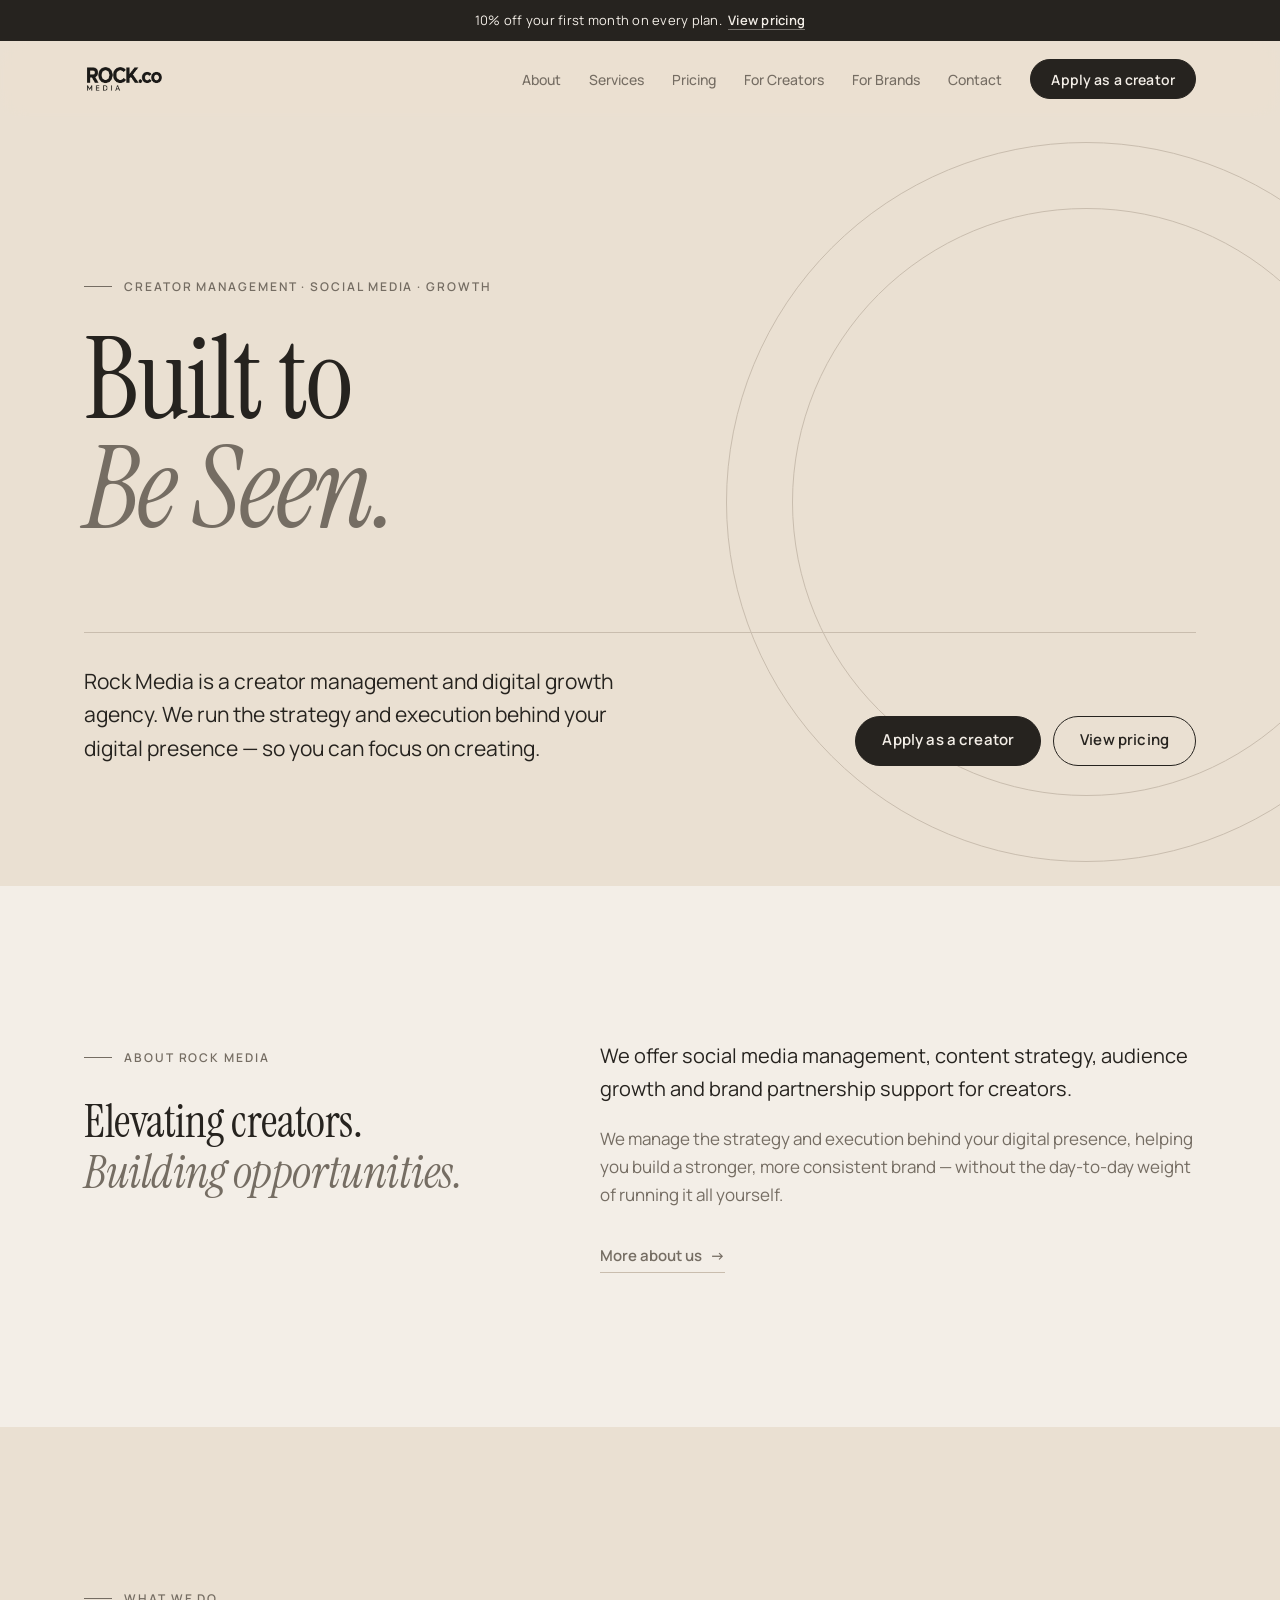
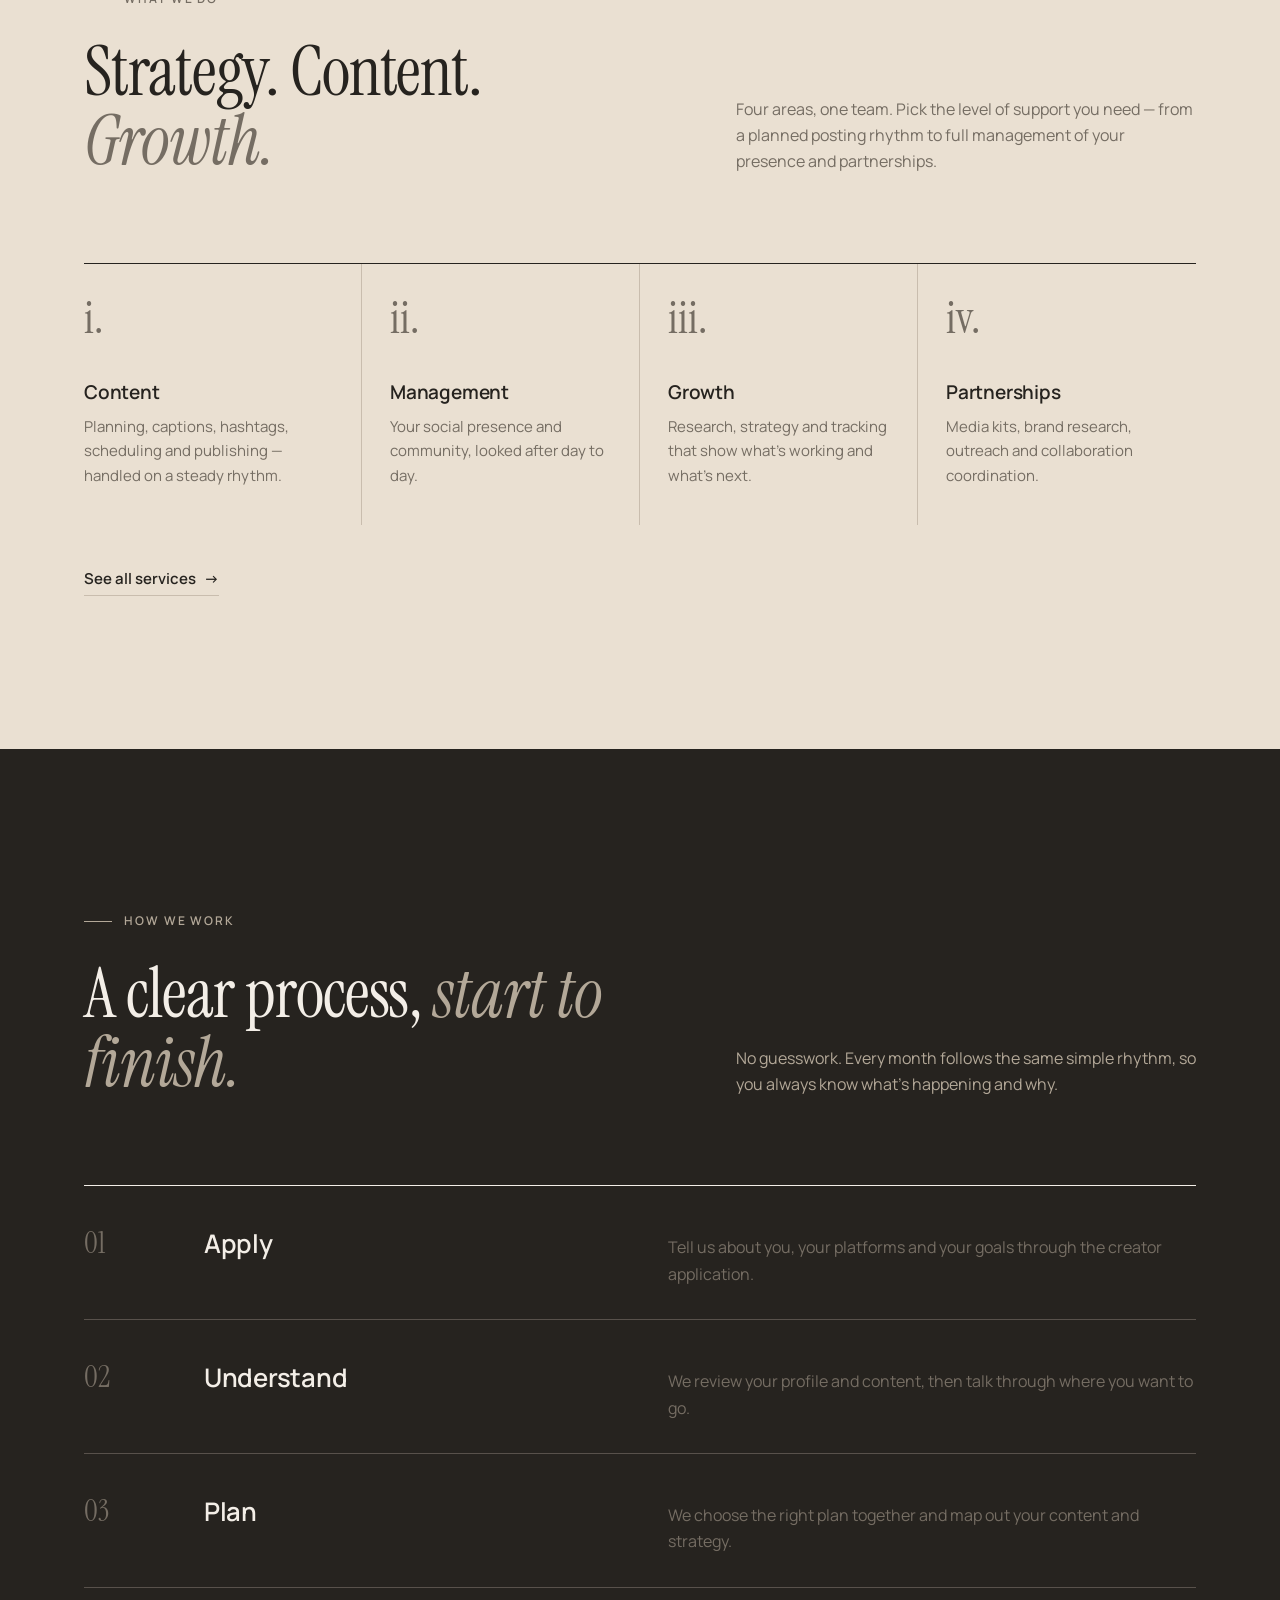
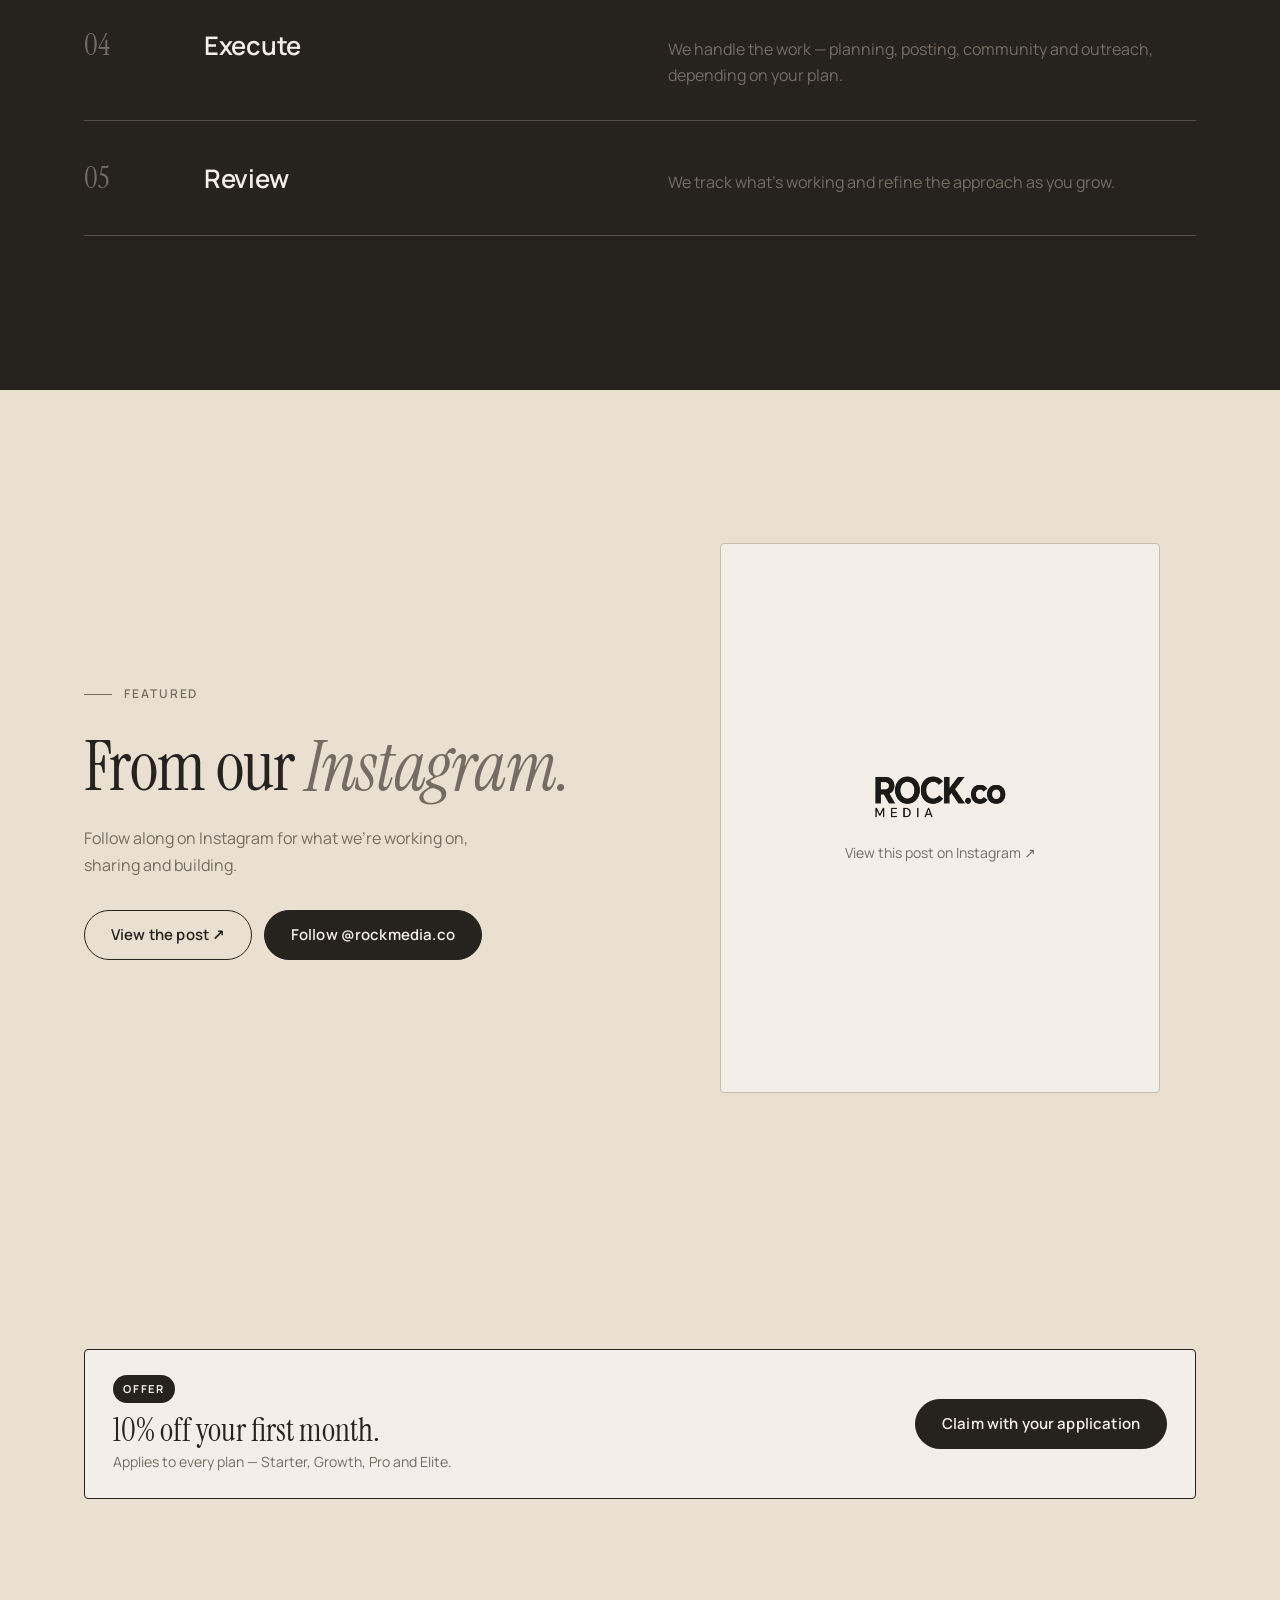
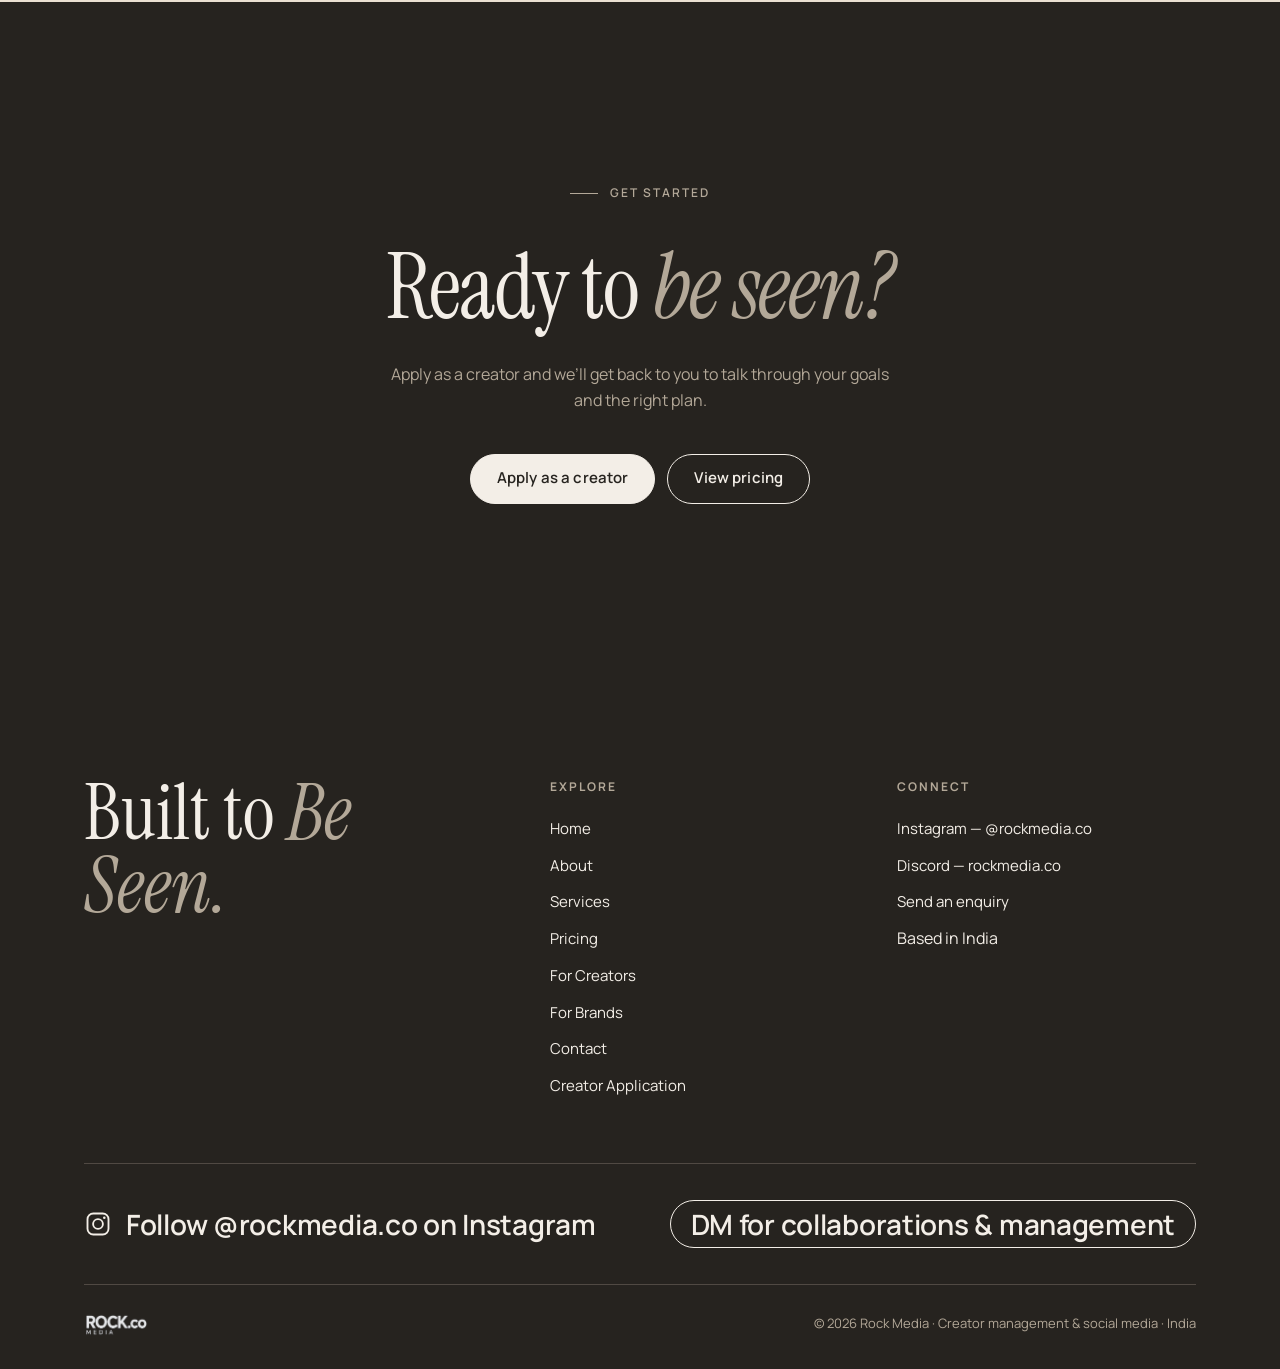
<file: index.html>
<!DOCTYPE html>
<html lang="en">
<head>
  <meta charset="UTF-8" />
  <meta name="viewport" content="width=device-width, initial-scale=1.0" />
  <title>Rock Media — Built to Be Seen.</title>
  <meta name="description" content="Rock Media is a creator management and digital growth agency based in India — social media management, content strategy, audience growth and brand partnership support." />
  <meta name="theme-color" content="#eae0d2" />
  <meta property="og:title" content="Rock Media — Built to Be Seen." />
  <meta property="og:description" content="Rock Media is a creator management and digital growth agency based in India — social media management, content strategy, audience growth and brand partnership support." />
  <meta property="og:type" content="website" />
  <link rel="icon" href="favicon.svg" type="image/svg+xml" />
  <link rel="preconnect" href="https://fonts.googleapis.com" />
  <link rel="preconnect" href="https://fonts.gstatic.com" crossorigin />
  <link href="https://fonts.googleapis.com/css2?family=Instrument+Serif:ital@0;1&family=Manrope:wght@400;500;600;700;800&display=swap" rel="stylesheet" />
  <link rel="stylesheet" href="styles.css" />
</head>
<body data-page="home">
  <a class="skip-link" href="#main">Skip to content</a>

  <div class="offer-bar">10% off your first month on every plan.<a href="pricing.html">View pricing</a></div>

  <header class="site-header">
    <div class="container header-inner">
      <a class="logo-link logo-link-nav" href="index.html" aria-label="Rock Media — home"><img class="logo" src="public/rockmediaco-logo.png" alt="Rock Media" /></a>
      <button class="nav-toggle" type="button" aria-expanded="false" aria-controls="site-nav">
        <span class="nav-toggle-label">Menu</span><span class="nav-toggle-bars" aria-hidden="true"></span>
      </button>
      <nav class="site-nav" id="site-nav" aria-label="Main">
        <a href="about.html" data-nav="about">About</a>
        <a href="services.html" data-nav="services">Services</a>
        <a href="pricing.html" data-nav="pricing">Pricing</a>
        <a href="creators.html" data-nav="creators">For Creators</a>
        <a href="brands.html" data-nav="brands">For Brands</a>
        <a href="contact.html" data-nav="contact">Contact</a>
        <a class="btn btn-primary btn-sm" href="apply.html" data-nav="apply">Apply as a creator</a>
      </nav>
    </div>
  </header>

  <main id="main">

    <section class="hero">
      <div class="hero-ring" aria-hidden="true"></div>
      <div class="container">
        <p class="eyebrow">Creator management · Social media · Growth</p>
        <h1 class="display">Built to<br /><em>Be Seen.</em></h1>
        <div class="hero-foot">
          <p class="lede">Rock Media is a creator management and digital growth agency. We run the strategy and execution behind your digital presence — so you can focus on creating.</p>
          <div class="actions">
            <a class="btn btn-primary" href="apply.html">Apply as a creator</a>
            <a class="btn btn-ghost" href="pricing.html">View pricing</a>
          </div>
        </div>
      </div>
    </section>

    <section class="section surface">
      <div class="container split">
        <div class="reveal">
          <p class="eyebrow">About Rock Media</p>
          <p class="statement">Elevating creators. <em class="muted">Building opportunities.</em></p>
        </div>
        <div class="prose reveal">
          <p class="lead">We offer social media management, content strategy, audience growth and brand partnership support for creators.</p>
          <p>We manage the strategy and execution behind your digital presence, helping you build a stronger, more consistent brand — without the day-to-day weight of running it all yourself.</p>
          <p style="margin-top:32px"><a class="link-arrow" href="about.html">More about us</a></p>
        </div>
      </div>
    </section>

    <section class="section">
      <div class="container">
        <div class="section-head reveal">
          <div>
            <p class="eyebrow">What we do</p>
            <h2>Strategy. Content. <em>Growth.</em></h2>
          </div>
          <p>Four areas, one team. Pick the level of support you need — from a planned posting rhythm to full management of your presence and partnerships.</p>
        </div>
        <div class="pillars reveal">
          <div class="pillar"><span class="num">i.</span><h3>Content</h3><p>Planning, captions, hashtags, scheduling and publishing — handled on a steady rhythm.</p></div>
          <div class="pillar"><span class="num">ii.</span><h3>Management</h3><p>Your social presence and community, looked after day to day.</p></div>
          <div class="pillar"><span class="num">iii.</span><h3>Growth</h3><p>Research, strategy and tracking that show what’s working and what’s next.</p></div>
          <div class="pillar"><span class="num">iv.</span><h3>Partnerships</h3><p>Media kits, brand research, outreach and collaboration coordination.</p></div>
        </div>
        <p style="margin-top:40px" class="reveal"><a class="link-arrow" href="services.html">See all services</a></p>
      </div>
    </section>

    <section class="section dark">
      <div class="container">
        <div class="section-head reveal">
          <div>
            <p class="eyebrow">How we work</p>
            <h2>A clear process, <em>start to finish.</em></h2>
          </div>
          <p class="muted">No guesswork. Every month follows the same simple rhythm, so you always know what’s happening and why.</p>
        </div>
        <ol class="steps reveal">
          <li><h3>Apply</h3><p>Tell us about you, your platforms and your goals through the creator application.</p></li>
          <li><h3>Understand</h3><p>We review your profile and content, then talk through where you want to go.</p></li>
          <li><h3>Plan</h3><p>We choose the right plan together and map out your content and strategy.</p></li>
          <li><h3>Execute</h3><p>We handle the work — planning, posting, community and outreach, depending on your plan.</p></li>
          <li><h3>Review</h3><p>We track what’s working and refine the approach as you grow.</p></li>
        </ol>
      </div>
    </section>

    <section class="section">
      <div class="container split-even" style="align-items:center">
        <div class="reveal">
          <p class="eyebrow">Featured</p>
          <h2>From our <em>Instagram.</em></h2>
          <p class="muted" style="margin:24px 0 32px;max-width:420px">Follow along on Instagram for what we’re working on, sharing and building.</p>
          <div class="actions">
            <a class="btn btn-ghost" href="https://www.instagram.com/p/DdoE4_bihnt/" target="_blank" rel="noopener">View the post ↗</a>
            <a class="btn btn-primary" href="https://www.instagram.com/rockmedia.co/" target="_blank" rel="noopener">Follow @rockmedia.co</a>
          </div>
        </div>
        <div class="embed-wrap reveal">
          <blockquote class="instagram-media" data-instgrm-permalink="https://www.instagram.com/p/DdoE4_bihnt/" data-instgrm-version="14">
            <a class="embed-fallback" href="https://www.instagram.com/p/DdoE4_bihnt/" target="_blank" rel="noopener">
              <img class="logo logo-embed" src="public/rockmediaco-logo.png" alt="Rock Media" />
              <span class="muted small">View this post on Instagram ↗</span>
            </a>
          </blockquote>
        </div>
      </div>
    </section>

    <section class="section-tight">
      <div class="container">
        <div class="offer reveal">
          <div>
            <span class="offer-tag">Offer</span>
            <strong>10% off your first month.</strong>
            <span class="muted small">Applies to every plan — Starter, Growth, Pro and Elite.</span>
          </div>
          <a class="btn btn-primary" href="apply.html">Claim with your application</a>
        </div>
      </div>
    </section>

    <section class="section dark cta-band">
      <div class="container reveal">
        <p class="eyebrow">Get started</p>
        <h2>Ready to <em>be seen?</em></h2>
        <p class="muted">Apply as a creator and we’ll get back to you to talk through your goals and the right plan.</p>
        <div class="actions">
          <a class="btn btn-solid-light" href="apply.html">Apply as a creator</a>
          <a class="btn btn-light" href="pricing.html">View pricing</a>
        </div>
      </div>
    </section>
  </main>

  <footer class="site-footer">
    <div class="container">
      <div class="footer-top">
        <p class="footer-tagline">Built to <em>Be Seen.</em></p>
        <div class="footer-col">
          <h4>Explore</h4>
          <ul>
            <li><a href="index.html">Home</a></li>
            <li><a href="about.html">About</a></li>
            <li><a href="services.html">Services</a></li>
            <li><a href="pricing.html">Pricing</a></li>
            <li><a href="creators.html">For Creators</a></li>
            <li><a href="brands.html">For Brands</a></li>
            <li><a href="contact.html">Contact</a></li>
            <li><a href="apply.html">Creator Application</a></li>
          </ul>
        </div>
        <div class="footer-col">
          <h4>Connect</h4>
          <ul>
            <li><a href="https://www.instagram.com/rockmedia.co/" target="_blank" rel="noopener">Instagram — @rockmedia.co</a></li>
            <li><a href="https://discord.com/users/1553049203423449141" target="_blank" rel="noopener">Discord — rockmedia.co</a></li>
            <li><a href="contact.html">Send an enquiry</a></li>
            <li><span>Based in India</span></li>
          </ul>
        </div>
      </div>
      <div class="footer-ig">
        <a href="https://www.instagram.com/rockmedia.co/" target="_blank" rel="noopener"><svg viewBox="0 0 24 24" aria-hidden="true"><rect x="3" y="3" width="18" height="18" rx="5" fill="none" stroke="currentColor" stroke-width="1.6"/><circle cx="12" cy="12" r="4.2" fill="none" stroke="currentColor" stroke-width="1.6"/><circle cx="17.4" cy="6.6" r="1.1" fill="currentColor"/></svg>Follow @rockmedia.co on Instagram</a>
        <a class="btn btn-light btn-sm" href="https://ig.me/m/rockmedia.co" target="_blank" rel="noopener">DM for collaborations &amp; management</a>
      </div>
      <div class="footer-bottom">
        <span class="logo-link logo-link-footer"><img class="logo" src="public/rockmediaco-logo.png" alt="Rock Media" /></span>
        <span>© <span data-year>2026</span> Rock Media · Creator management &amp; social media · India</span>
      </div>
    </div>
  </footer>

  <script src="script.js"></script>
  <script async src="https://www.instagram.com/embed.js"></script>
</body>
</html>
</file>
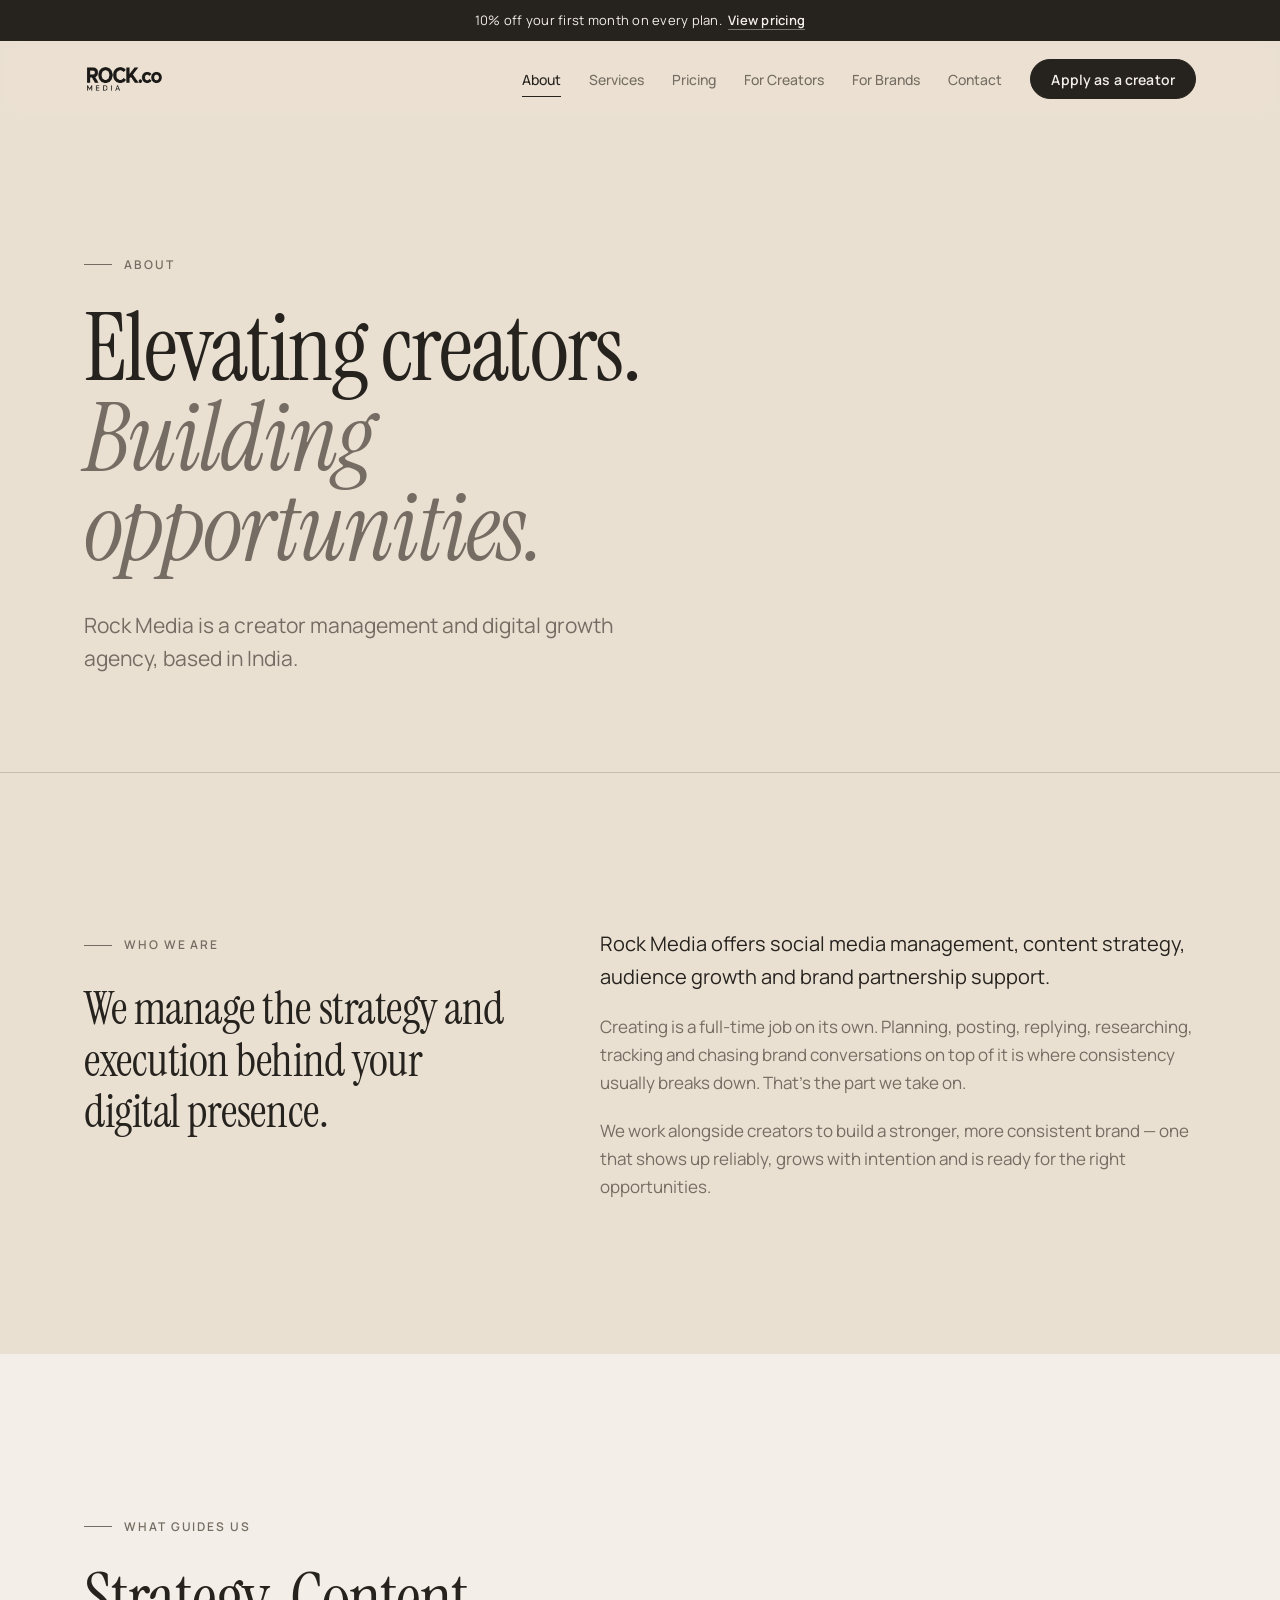
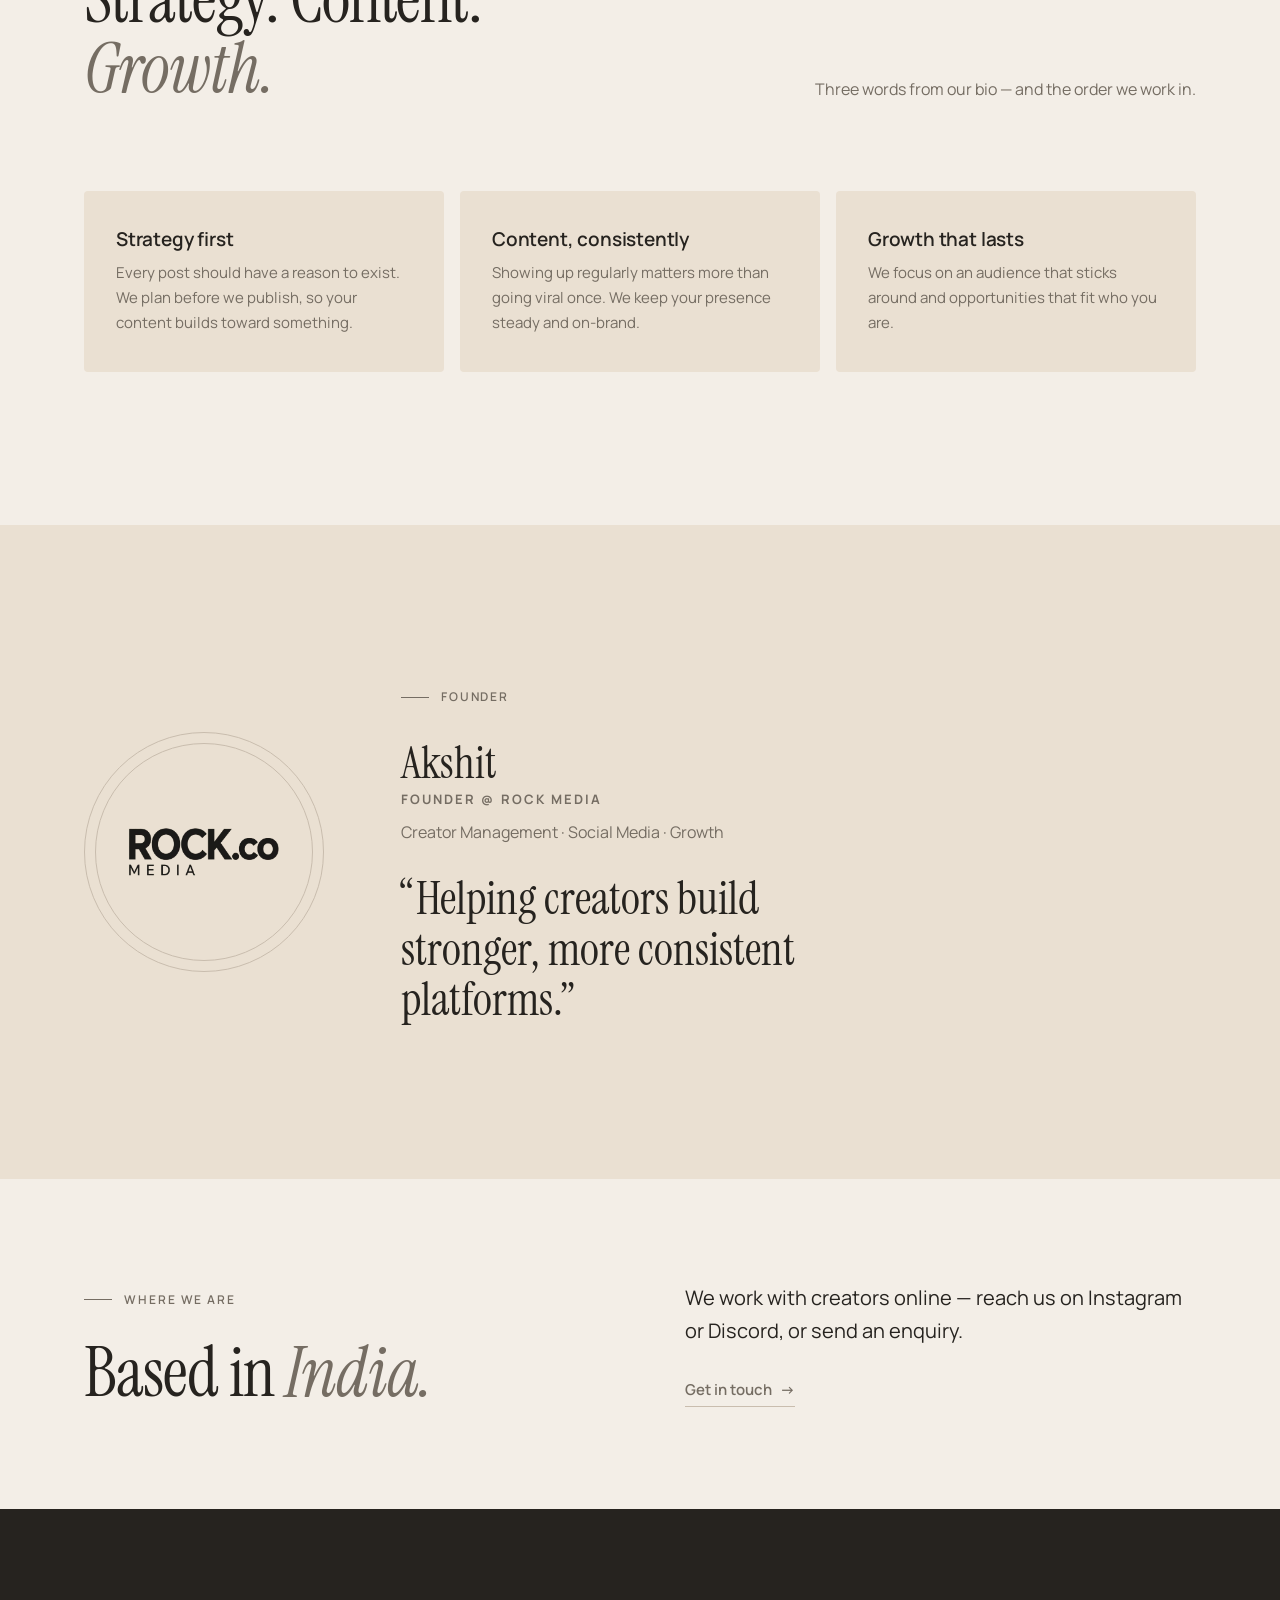
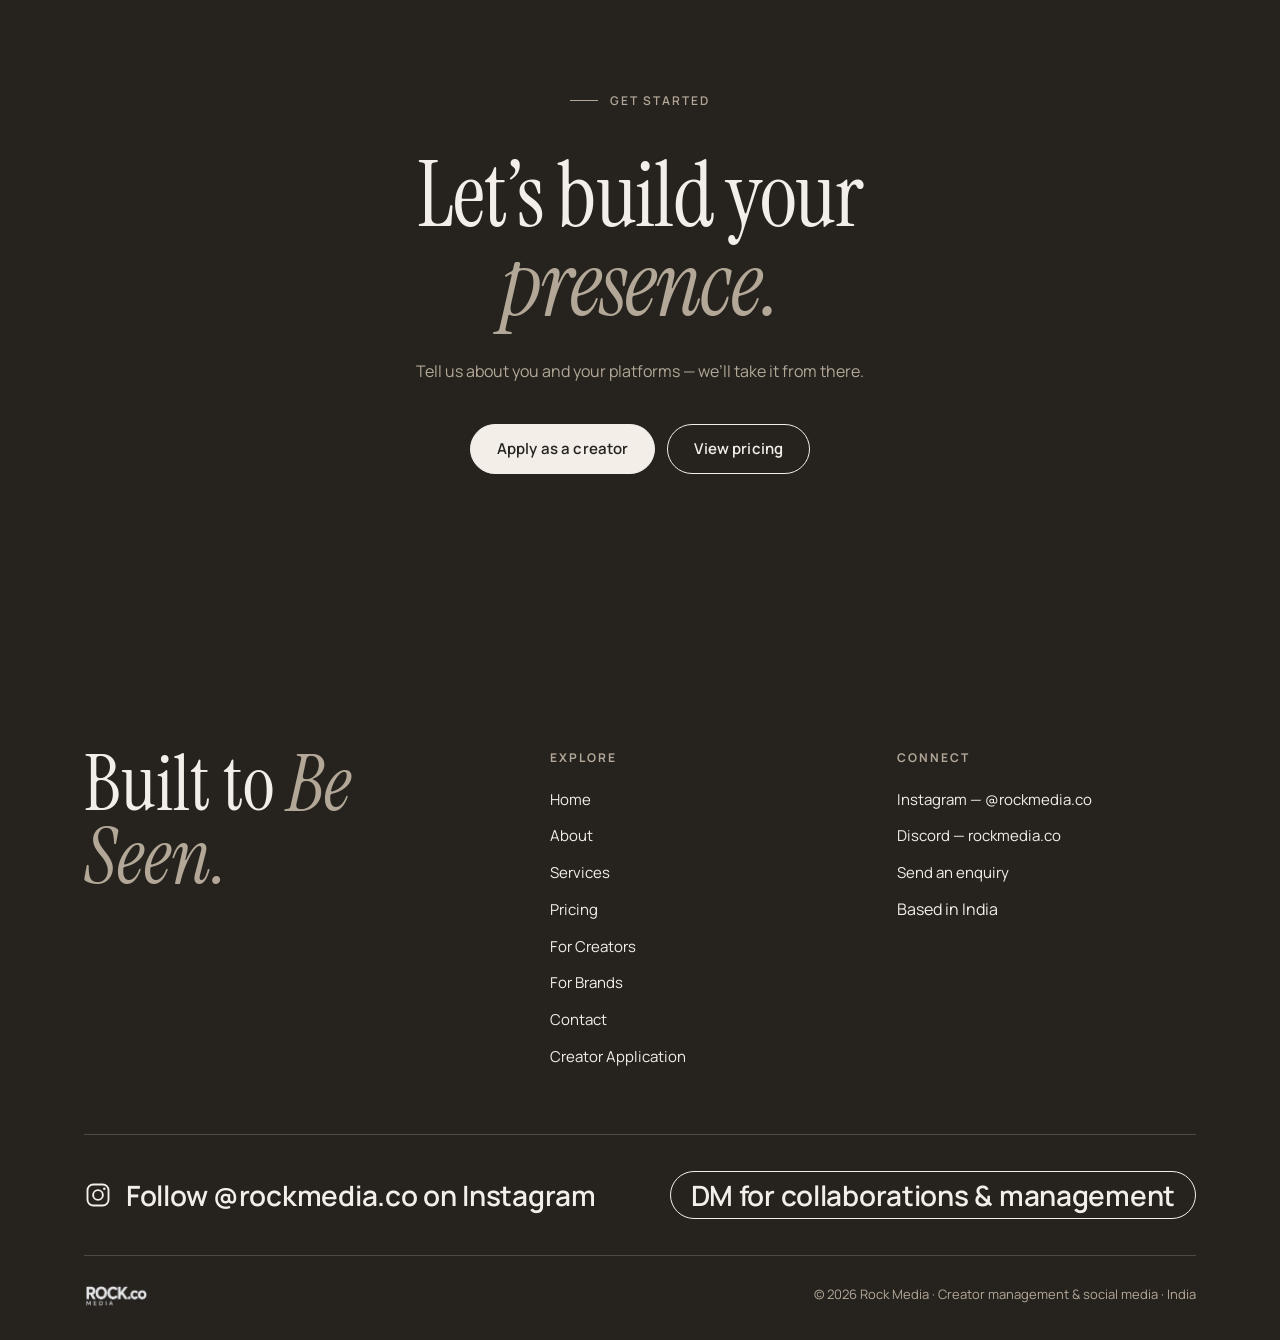
<file: about.html>
<!DOCTYPE html>
<html lang="en">
<head>
  <meta charset="UTF-8" />
  <meta name="viewport" content="width=device-width, initial-scale=1.0" />
  <title>About — Rock Media</title>
  <meta name="description" content="Rock Media is a creator management and digital growth agency based in India, helping creators build stronger, more consistent platforms." />
  <meta name="theme-color" content="#eae0d2" />
  <meta property="og:title" content="About — Rock Media" />
  <meta property="og:description" content="Rock Media is a creator management and digital growth agency based in India, helping creators build stronger, more consistent platforms." />
  <meta property="og:type" content="website" />
  <link rel="icon" href="favicon.svg" type="image/svg+xml" />
  <link rel="preconnect" href="https://fonts.googleapis.com" />
  <link rel="preconnect" href="https://fonts.gstatic.com" crossorigin />
  <link href="https://fonts.googleapis.com/css2?family=Instrument+Serif:ital@0;1&family=Manrope:wght@400;500;600;700;800&display=swap" rel="stylesheet" />
  <link rel="stylesheet" href="styles.css" />
</head>
<body data-page="about">
  <a class="skip-link" href="#main">Skip to content</a>

  <div class="offer-bar">10% off your first month on every plan.<a href="pricing.html">View pricing</a></div>

  <header class="site-header">
    <div class="container header-inner">
      <a class="logo-link logo-link-nav" href="index.html" aria-label="Rock Media — home"><img class="logo" src="public/rockmediaco-logo.png" alt="Rock Media" /></a>
      <button class="nav-toggle" type="button" aria-expanded="false" aria-controls="site-nav">
        <span class="nav-toggle-label">Menu</span><span class="nav-toggle-bars" aria-hidden="true"></span>
      </button>
      <nav class="site-nav" id="site-nav" aria-label="Main">
        <a href="about.html" data-nav="about">About</a>
        <a href="services.html" data-nav="services">Services</a>
        <a href="pricing.html" data-nav="pricing">Pricing</a>
        <a href="creators.html" data-nav="creators">For Creators</a>
        <a href="brands.html" data-nav="brands">For Brands</a>
        <a href="contact.html" data-nav="contact">Contact</a>
        <a class="btn btn-primary btn-sm" href="apply.html" data-nav="apply">Apply as a creator</a>
      </nav>
    </div>
  </header>

  <main id="main">

    <section class="page-head">
      <div class="container">
        <p class="eyebrow">About</p>
        <h1>Elevating creators. <em>Building opportunities.</em></h1>
        <p class="lede">Rock Media is a creator management and digital growth agency, based in India.</p>
      </div>
    </section>

    <section class="section">
      <div class="container split">
        <div class="reveal">
          <p class="eyebrow">Who we are</p>
          <p class="statement">We manage the strategy and execution behind your digital presence.</p>
        </div>
        <div class="prose reveal">
          <p class="lead">Rock Media offers social media management, content strategy, audience growth and brand partnership support.</p>
          <p>Creating is a full-time job on its own. Planning, posting, replying, researching, tracking and chasing brand conversations on top of it is where consistency usually breaks down. That’s the part we take on.</p>
          <p>We work alongside creators to build a stronger, more consistent brand — one that shows up reliably, grows with intention and is ready for the right opportunities.</p>
        </div>
      </div>
    </section>

    <section class="section surface">
      <div class="container">
        <div class="section-head reveal">
          <div>
            <p class="eyebrow">What guides us</p>
            <h2>Strategy. Content. <em>Growth.</em></h2>
          </div>
          <p>Three words from our bio — and the order we work in.</p>
        </div>
        <div class="cards reveal">
          <div class="card"><h3>Strategy first</h3><p>Every post should have a reason to exist. We plan before we publish, so your content builds toward something.</p></div>
          <div class="card"><h3>Content, consistently</h3><p>Showing up regularly matters more than going viral once. We keep your presence steady and on-brand.</p></div>
          <div class="card"><h3>Growth that lasts</h3><p>We focus on an audience that sticks around and opportunities that fit who you are.</p></div>
        </div>
      </div>
    </section>

    <section class="section">
      <div class="container founder reveal">
        <div class="founder-mark" aria-hidden="true"><img class="logo logo-founder" src="public/rockmediaco-logo.png" alt="Rock Media" /></div>
        <div>
          <p class="eyebrow">Founder</p>
          <p class="founder-name">Akshit</p>
          <p class="founder-role">Founder @ Rock Media</p>
          <p class="founder-tags">Creator Management · Social Media · Growth</p>
          <blockquote>“Helping creators build stronger, more consistent platforms.”</blockquote>
        </div>
      </div>
    </section>

    <section class="section-tight surface">
      <div class="container split-even" style="align-items:center">
        <div class="reveal">
          <p class="eyebrow">Where we are</p>
          <h2>Based in <em>India.</em></h2>
        </div>
        <div class="prose reveal">
          <p class="lead">We work with creators online — reach us on Instagram or Discord, or send an enquiry.</p>
          <p style="margin-top:28px"><a class="link-arrow" href="contact.html">Get in touch</a></p>
        </div>
      </div>
    </section>

    <section class="section dark cta-band">
      <div class="container reveal">
        <p class="eyebrow">Get started</p>
        <h2>Let’s build your <em>presence.</em></h2>
        <p class="muted">Tell us about you and your platforms — we’ll take it from there.</p>
        <div class="actions">
          <a class="btn btn-solid-light" href="apply.html">Apply as a creator</a>
          <a class="btn btn-light" href="pricing.html">View pricing</a>
        </div>
      </div>
    </section>
  </main>

  <footer class="site-footer">
    <div class="container">
      <div class="footer-top">
        <p class="footer-tagline">Built to <em>Be Seen.</em></p>
        <div class="footer-col">
          <h4>Explore</h4>
          <ul>
            <li><a href="index.html">Home</a></li>
            <li><a href="about.html">About</a></li>
            <li><a href="services.html">Services</a></li>
            <li><a href="pricing.html">Pricing</a></li>
            <li><a href="creators.html">For Creators</a></li>
            <li><a href="brands.html">For Brands</a></li>
            <li><a href="contact.html">Contact</a></li>
            <li><a href="apply.html">Creator Application</a></li>
          </ul>
        </div>
        <div class="footer-col">
          <h4>Connect</h4>
          <ul>
            <li><a href="https://www.instagram.com/rockmedia.co/" target="_blank" rel="noopener">Instagram — @rockmedia.co</a></li>
            <li><a href="https://discord.com/users/1553049203423449141" target="_blank" rel="noopener">Discord — rockmedia.co</a></li>
            <li><a href="contact.html">Send an enquiry</a></li>
            <li><span>Based in India</span></li>
          </ul>
        </div>
      </div>
      <div class="footer-ig">
        <a href="https://www.instagram.com/rockmedia.co/" target="_blank" rel="noopener"><svg viewBox="0 0 24 24" aria-hidden="true"><rect x="3" y="3" width="18" height="18" rx="5" fill="none" stroke="currentColor" stroke-width="1.6"/><circle cx="12" cy="12" r="4.2" fill="none" stroke="currentColor" stroke-width="1.6"/><circle cx="17.4" cy="6.6" r="1.1" fill="currentColor"/></svg>Follow @rockmedia.co on Instagram</a>
        <a class="btn btn-light btn-sm" href="https://ig.me/m/rockmedia.co" target="_blank" rel="noopener">DM for collaborations &amp; management</a>
      </div>
      <div class="footer-bottom">
        <span class="logo-link logo-link-footer"><img class="logo" src="public/rockmediaco-logo.png" alt="Rock Media" /></span>
        <span>© <span data-year>2026</span> Rock Media · Creator management &amp; social media · India</span>
      </div>
    </div>
  </footer>

  <script src="script.js"></script>
</body>
</html>
</file>
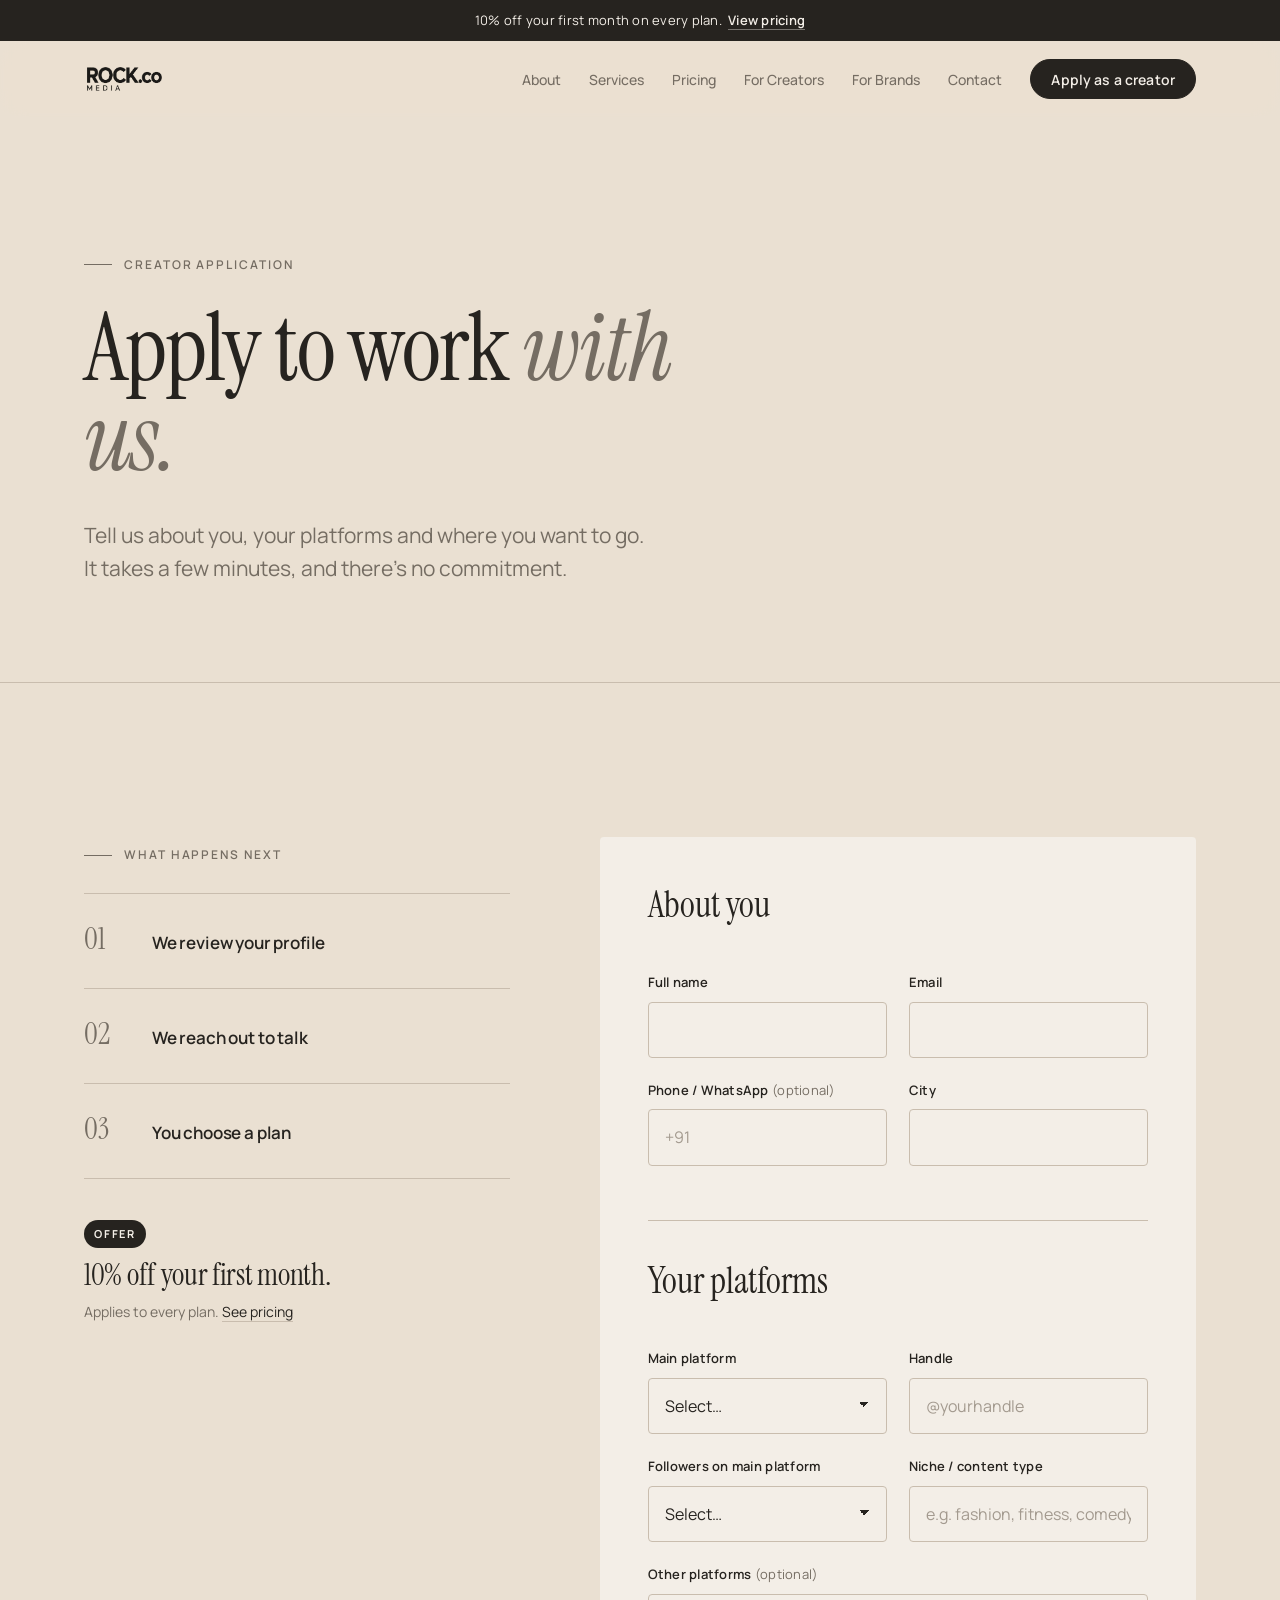
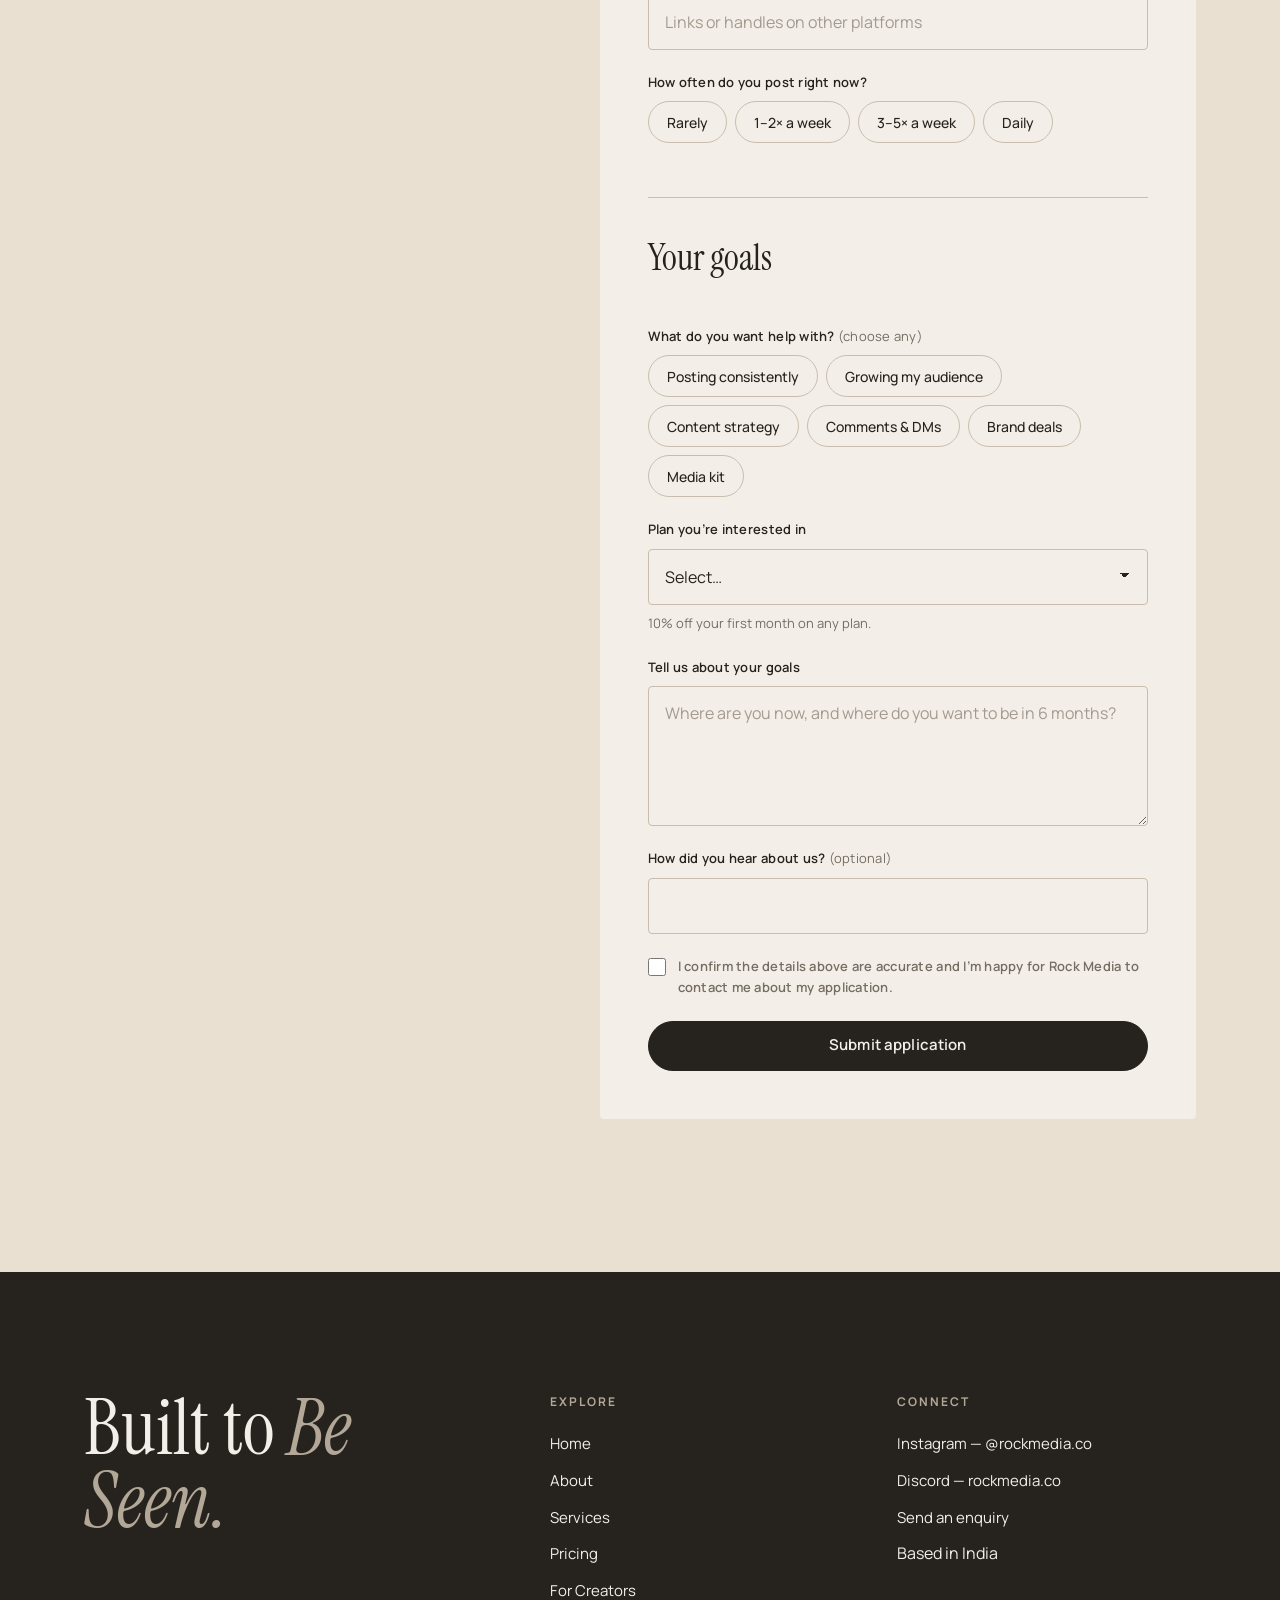
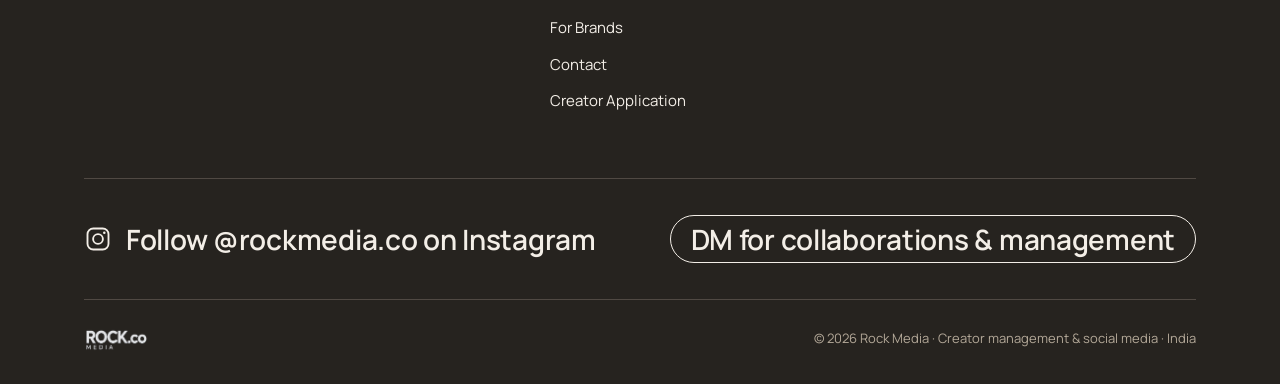
<file: apply.html>
<!DOCTYPE html>
<html lang="en">
<head>
  <meta charset="UTF-8" />
  <meta name="viewport" content="width=device-width, initial-scale=1.0" />
  <title>Creator Application — Rock Media</title>
  <meta name="description" content="Apply to work with Rock Media. Tell us about you, your platforms and your goals — 10% off your first month." />
  <meta name="theme-color" content="#eae0d2" />
  <meta property="og:title" content="Creator Application — Rock Media" />
  <meta property="og:description" content="Apply to work with Rock Media. Tell us about you, your platforms and your goals — 10% off your first month." />
  <meta property="og:type" content="website" />
  <link rel="icon" href="favicon.svg" type="image/svg+xml" />
  <link rel="preconnect" href="https://fonts.googleapis.com" />
  <link rel="preconnect" href="https://fonts.gstatic.com" crossorigin />
  <link href="https://fonts.googleapis.com/css2?family=Instrument+Serif:ital@0;1&family=Manrope:wght@400;500;600;700;800&display=swap" rel="stylesheet" />
  <link rel="stylesheet" href="styles.css" />
</head>
<body data-page="apply">
  <a class="skip-link" href="#main">Skip to content</a>

  <div class="offer-bar">10% off your first month on every plan.<a href="pricing.html">View pricing</a></div>

  <header class="site-header">
    <div class="container header-inner">
      <a class="logo-link logo-link-nav" href="index.html" aria-label="Rock Media — home"><img class="logo" src="public/rockmediaco-logo.png" alt="Rock Media" /></a>
      <button class="nav-toggle" type="button" aria-expanded="false" aria-controls="site-nav">
        <span class="nav-toggle-label">Menu</span><span class="nav-toggle-bars" aria-hidden="true"></span>
      </button>
      <nav class="site-nav" id="site-nav" aria-label="Main">
        <a href="about.html" data-nav="about">About</a>
        <a href="services.html" data-nav="services">Services</a>
        <a href="pricing.html" data-nav="pricing">Pricing</a>
        <a href="creators.html" data-nav="creators">For Creators</a>
        <a href="brands.html" data-nav="brands">For Brands</a>
        <a href="contact.html" data-nav="contact">Contact</a>
        <a class="btn btn-primary btn-sm" href="apply.html" data-nav="apply">Apply as a creator</a>
      </nav>
    </div>
  </header>

  <main id="main">

    <section class="page-head">
      <div class="container">
        <p class="eyebrow">Creator application</p>
        <h1>Apply to work <em>with us.</em></h1>
        <p class="lede">Tell us about you, your platforms and where you want to go. It takes a few minutes, and there’s no commitment.</p>
      </div>
    </section>

    <section class="section">
      <div class="container split">
        <aside class="reveal">
          <div class="aside-sticky">
            <div class="aside-block">
              <p class="eyebrow">What happens next</p>
              <ol class="steps" style="border-top-color:var(--line)">
                <li style="grid-template-columns:44px 1fr;padding:20px 0"><h3 style="font-size:17px">We review your profile</h3></li>
                <li style="grid-template-columns:44px 1fr;padding:20px 0"><h3 style="font-size:17px">We reach out to talk</h3></li>
                <li style="grid-template-columns:44px 1fr;padding:20px 0"><h3 style="font-size:17px">You choose a plan</h3></li>
              </ol>
            </div>
            <div class="aside-block">
              <span class="offer-tag">Offer</span>
              <p class="statement" style="font-size:30px">10% off your first month.</p>
              <p class="muted small" style="margin-top:8px">Applies to every plan. <a href="pricing.html" style="border-bottom:1px solid var(--line);color:var(--ink)">See pricing</a></p>
            </div>
          </div>
        </aside>

        <div class="form-panel reveal">
          <form class="form" data-form="apply" data-title="Creator application" novalidate>
            <div class="hp" aria-hidden="true"><label>Leave this empty<input type="text" name="_gotcha" tabindex="-1" autocomplete="off" /></label></div>
            <fieldset class="fieldset">
              <legend>About you</legend>
              <div class="form-grid">
                <div class="field"><label for="a-name">Full name</label><input class="input" id="a-name" name="name" required autocomplete="name" /></div>
                <div class="field"><label for="a-email">Email</label><input class="input" id="a-email" name="email" type="email" required autocomplete="email" /></div>
                <div class="field"><label for="a-phone">Phone / WhatsApp <span class="opt">(optional)</span></label><input class="input" id="a-phone" name="phone" type="tel" autocomplete="tel" placeholder="+91" /></div>
                <div class="field"><label for="a-city">City</label><input class="input" id="a-city" name="city" required autocomplete="address-level2" /></div>
              </div>
            </fieldset>

            <fieldset class="fieldset">
              <legend>Your platforms</legend>
              <div class="form-grid">
                <div class="field"><label for="a-platform">Main platform</label>
                  <select class="input" id="a-platform" name="platform" required data-msg="Please choose your main platform.">
                    <option value="">Select…</option><option>Instagram</option><option>YouTube</option><option>Other</option>
                  </select>
                </div>
                <div class="field"><label for="a-handle">Handle</label><input class="input" id="a-handle" name="handle" required placeholder="@yourhandle" /></div>
                <div class="field"><label for="a-followers">Followers on main platform</label>
                  <select class="input" id="a-followers" name="followers" required data-msg="Please choose a range.">
                    <option value="">Select…</option><option>Under 1K</option><option>1K – 10K</option><option>10K – 50K</option><option>50K – 100K</option><option>100K – 500K</option><option>500K+</option>
                  </select>
                </div>
                <div class="field"><label for="a-niche">Niche / content type</label><input class="input" id="a-niche" name="niche" required placeholder="e.g. fashion, fitness, comedy, tech" /></div>
                <div class="field full"><label for="a-other">Other platforms <span class="opt">(optional)</span></label><input class="input" id="a-other" name="other_platforms" placeholder="Links or handles on other platforms" /></div>
                <div class="field full">
                  <span class="label" id="a-freq-label">How often do you post right now?</span>
                  <div class="chips" role="radiogroup" aria-labelledby="a-freq-label">
                    <label class="chip"><input type="radio" name="frequency" value="Rarely" required data-msg="Please choose one." /><span>Rarely</span></label>
                    <label class="chip"><input type="radio" name="frequency" value="1–2 times a week" /><span>1–2× a week</span></label>
                    <label class="chip"><input type="radio" name="frequency" value="3–5 times a week" /><span>3–5× a week</span></label>
                    <label class="chip"><input type="radio" name="frequency" value="Daily" /><span>Daily</span></label>
                  </div>
                </div>
              </div>
            </fieldset>

            <fieldset class="fieldset">
              <legend>Your goals</legend>
              <div class="field">
                <span class="label" id="a-goals-label">What do you want help with? <span class="opt">(choose any)</span></span>
                <div class="chips" role="group" aria-labelledby="a-goals-label">
                  <label class="chip"><input type="checkbox" name="goals" value="Posting consistently" /><span>Posting consistently</span></label>
                  <label class="chip"><input type="checkbox" name="goals" value="Growing my audience" /><span>Growing my audience</span></label>
                  <label class="chip"><input type="checkbox" name="goals" value="Content strategy" /><span>Content strategy</span></label>
                  <label class="chip"><input type="checkbox" name="goals" value="Managing comments & DMs" /><span>Comments &amp; DMs</span></label>
                  <label class="chip"><input type="checkbox" name="goals" value="Brand deals" /><span>Brand deals</span></label>
                  <label class="chip"><input type="checkbox" name="goals" value="Media kit" /><span>Media kit</span></label>
                </div>
              </div>
              <div class="field"><label for="a-plan">Plan you’re interested in</label>
                <select class="input" id="a-plan" name="plan" required data-msg="Please choose a plan, or “Not sure yet”.">
                  <option value="">Select…</option><option value="undecided">Not sure yet — help me choose</option><option value="starter">Starter — ₹4,999/month</option><option value="growth">Growth — ₹7,999/month</option><option value="pro">Pro — ₹12,999/month</option><option value="elite">Elite — ₹19,999/month</option>
                </select>
                <p class="help">10% off your first month on any plan.</p>
              </div>
              <div class="field"><label for="a-msg">Tell us about your goals</label><textarea class="input" id="a-msg" name="message" required minlength="20" placeholder="Where are you now, and where do you want to be in 6 months?"></textarea></div>
              <div class="field"><label for="a-source">How did you hear about us? <span class="opt">(optional)</span></label><input class="input" id="a-source" name="source" /></div>
              <div class="field">
                <label class="check"><input type="checkbox" name="consent" value="yes" required data-msg="Please confirm to continue." /><span>I confirm the details above are accurate and I’m happy for Rock Media to contact me about my application.</span></label>
              </div>
            </fieldset>

            <p class="form-status" role="alert"></p>
            <button class="btn btn-primary" type="submit">Submit application</button>
          </form>
          <div class="form-success" hidden>
            <h3 tabindex="-1" data-success-title>Almost there.</h3>
            <p class="muted" data-success-body></p>
            <div data-handoff>
              <ol class="steps-mini">
                <li>Tap “Send via Instagram” — your message is copied automatically.</li>
                <li>Paste it into the DM with @rockmedia.co and hit send.</li>
              </ol>
            </div>
            <pre class="summary"></pre>
            <div class="actions">
              <a class="btn btn-primary" href="https://ig.me/m/rockmedia.co" target="_blank" rel="noopener" data-send-ig>Send via Instagram</a>
              <button class="btn btn-ghost" type="button" data-send-discord>Copy for Discord</button>
            </div>
            <button class="link-arrow" type="button" data-reset style="background:none;border-left:0;border-right:0;border-top:0;cursor:pointer;justify-self:start">Start a new message</button>
          </div>
        </div>
      </div>
    </section>
  </main>

  <footer class="site-footer">
    <div class="container">
      <div class="footer-top">
        <p class="footer-tagline">Built to <em>Be Seen.</em></p>
        <div class="footer-col">
          <h4>Explore</h4>
          <ul>
            <li><a href="index.html">Home</a></li>
            <li><a href="about.html">About</a></li>
            <li><a href="services.html">Services</a></li>
            <li><a href="pricing.html">Pricing</a></li>
            <li><a href="creators.html">For Creators</a></li>
            <li><a href="brands.html">For Brands</a></li>
            <li><a href="contact.html">Contact</a></li>
            <li><a href="apply.html">Creator Application</a></li>
          </ul>
        </div>
        <div class="footer-col">
          <h4>Connect</h4>
          <ul>
            <li><a href="https://www.instagram.com/rockmedia.co/" target="_blank" rel="noopener">Instagram — @rockmedia.co</a></li>
            <li><a href="https://discord.com/users/1553049203423449141" target="_blank" rel="noopener">Discord — rockmedia.co</a></li>
            <li><a href="contact.html">Send an enquiry</a></li>
            <li><span>Based in India</span></li>
          </ul>
        </div>
      </div>
      <div class="footer-ig">
        <a href="https://www.instagram.com/rockmedia.co/" target="_blank" rel="noopener"><svg viewBox="0 0 24 24" aria-hidden="true"><rect x="3" y="3" width="18" height="18" rx="5" fill="none" stroke="currentColor" stroke-width="1.6"/><circle cx="12" cy="12" r="4.2" fill="none" stroke="currentColor" stroke-width="1.6"/><circle cx="17.4" cy="6.6" r="1.1" fill="currentColor"/></svg>Follow @rockmedia.co on Instagram</a>
        <a class="btn btn-light btn-sm" href="https://ig.me/m/rockmedia.co" target="_blank" rel="noopener">DM for collaborations &amp; management</a>
      </div>
      <div class="footer-bottom">
        <span class="logo-link logo-link-footer"><img class="logo" src="public/rockmediaco-logo.png" alt="Rock Media" /></span>
        <span>© <span data-year>2026</span> Rock Media · Creator management &amp; social media · India</span>
      </div>
    </div>
  </footer>

  <script src="script.js"></script>
</body>
</html>
</file>
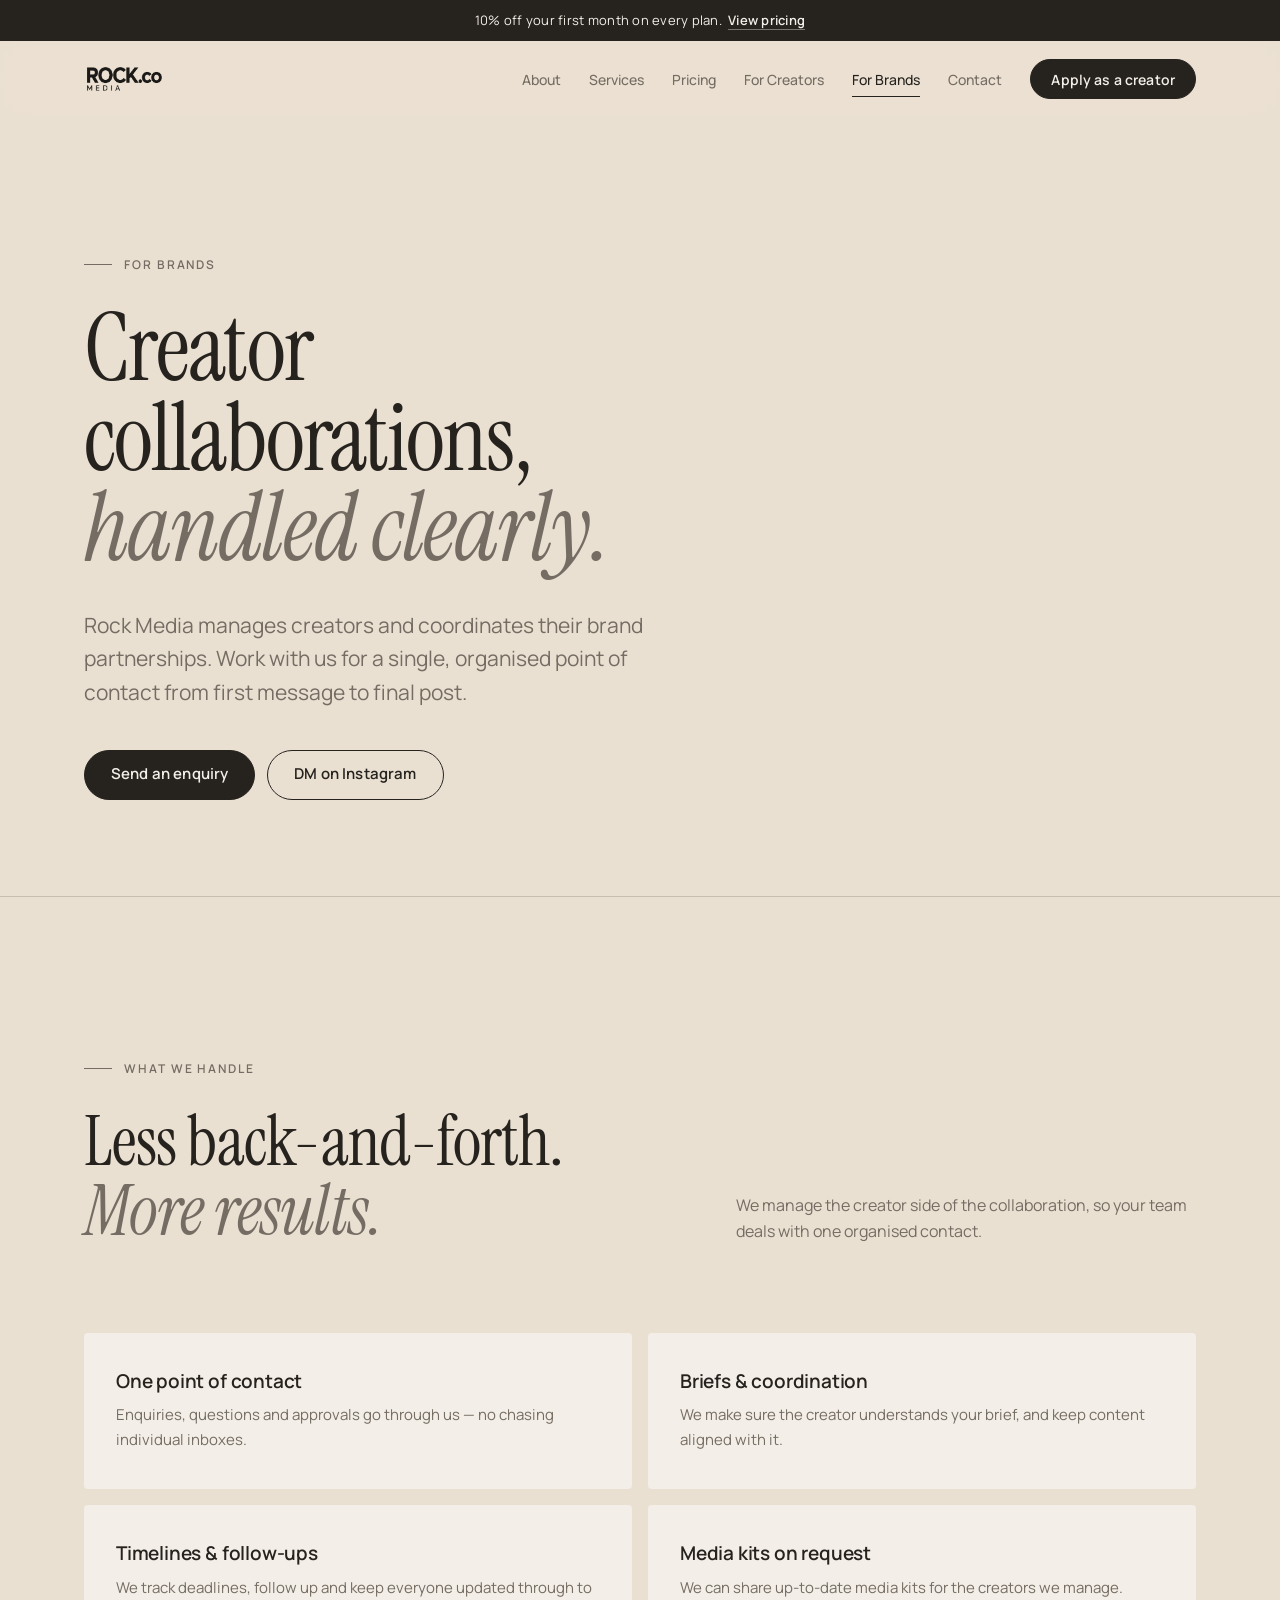
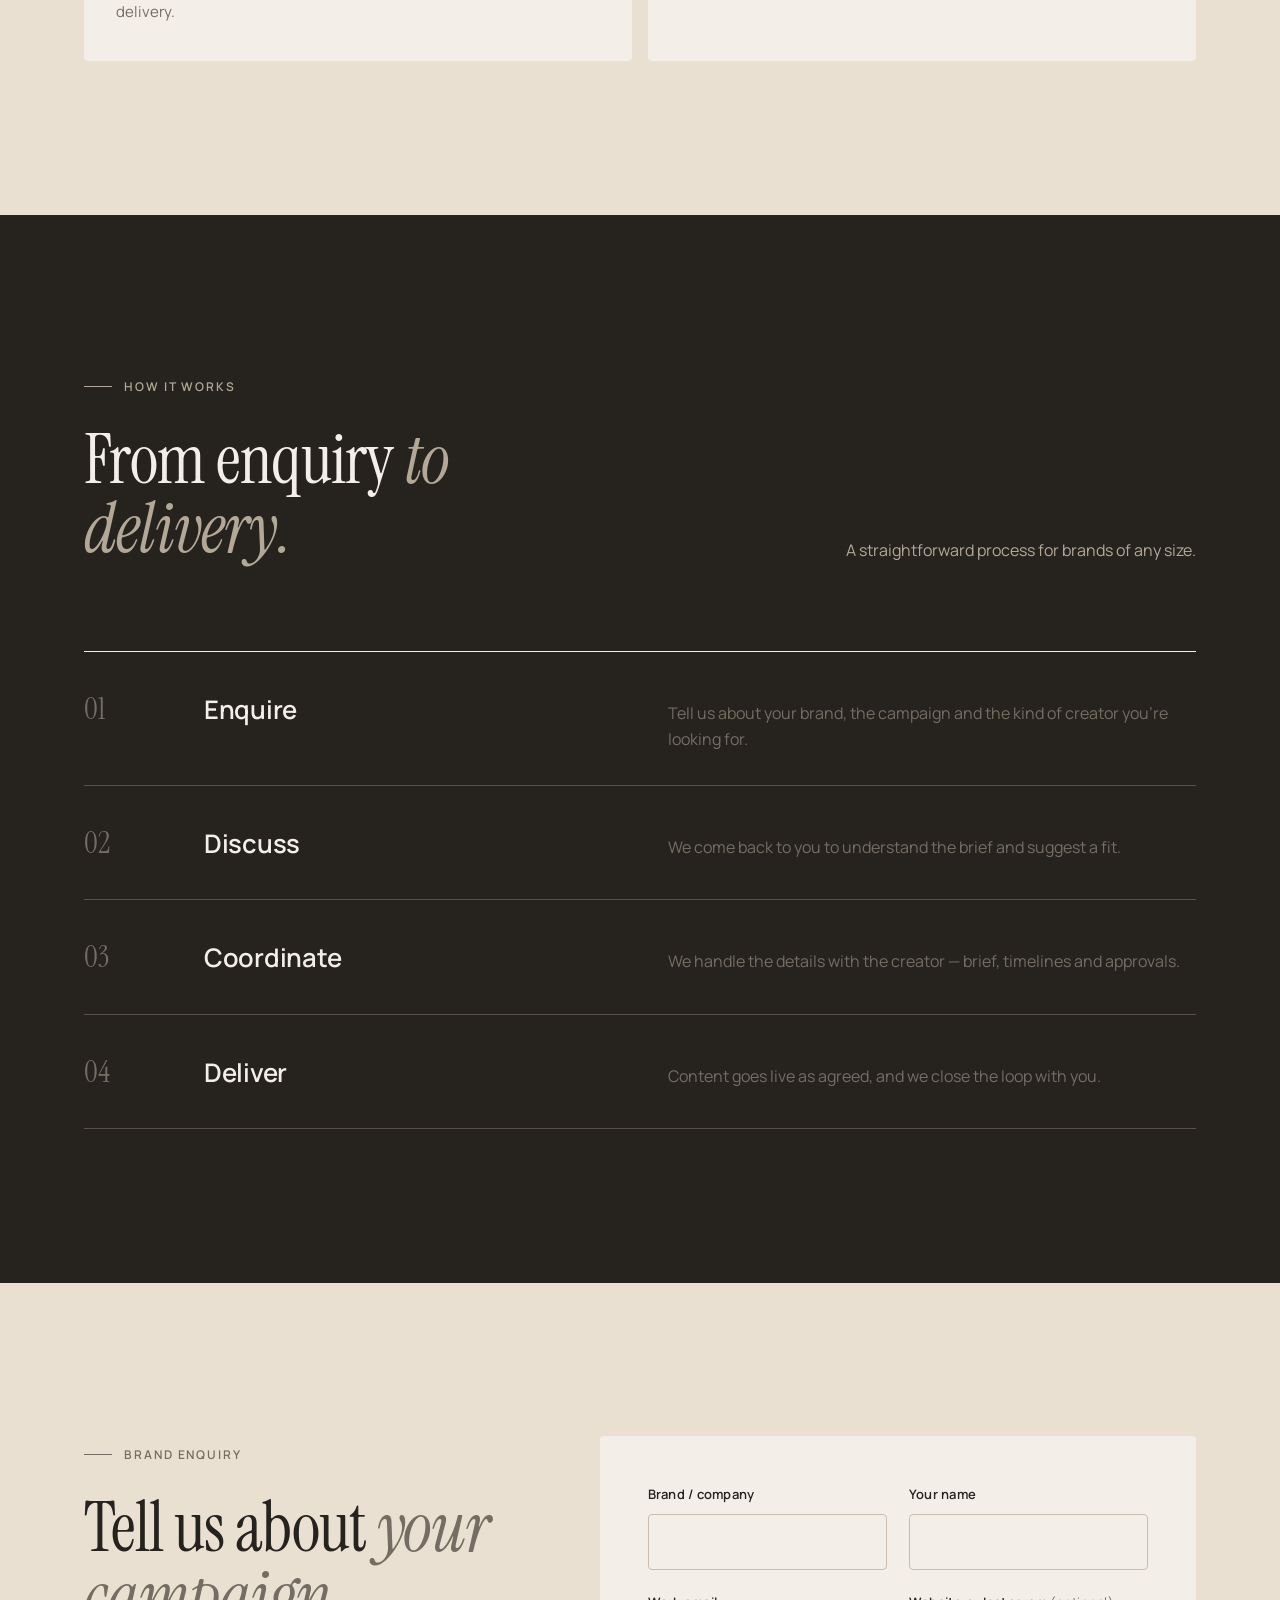
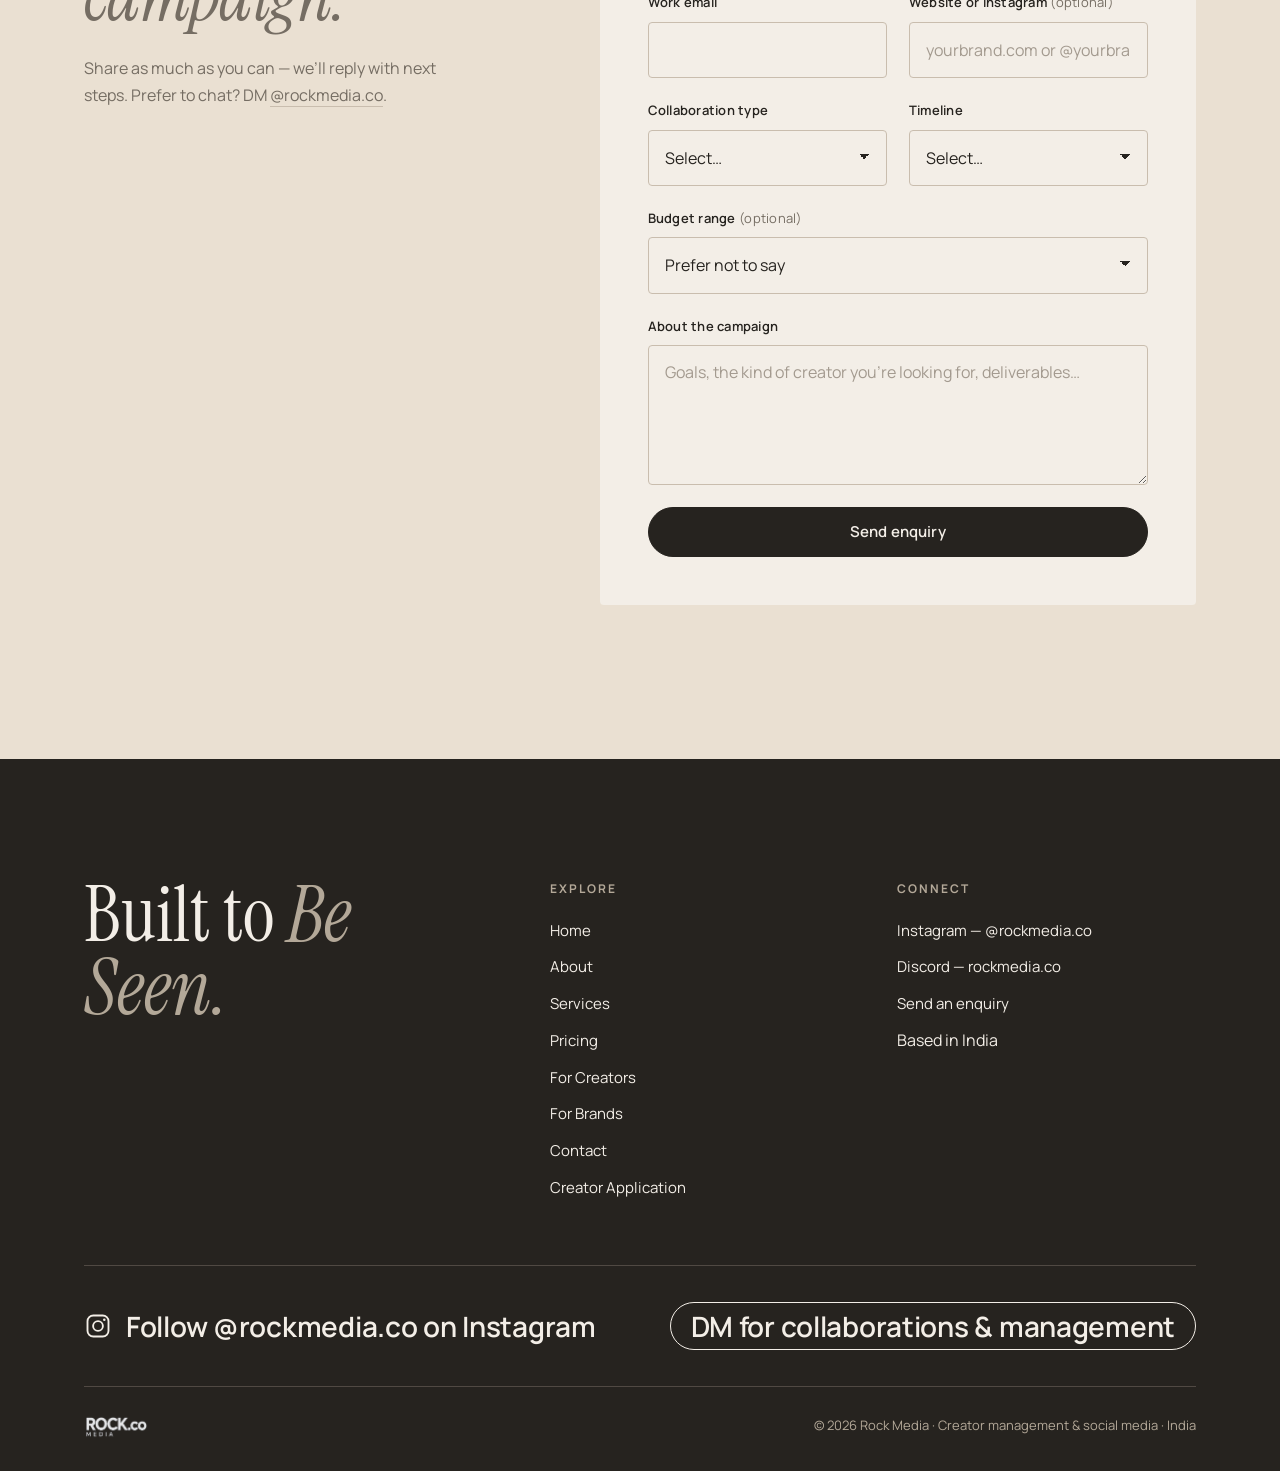
<file: brands.html>
<!DOCTYPE html>
<html lang="en">
<head>
  <meta charset="UTF-8" />
  <meta name="viewport" content="width=device-width, initial-scale=1.0" />
  <title>For Brands — Rock Media</title>
  <meta name="description" content="Collaborate with creators managed by Rock Media. One point of contact for briefs, timelines and coordination." />
  <meta name="theme-color" content="#eae0d2" />
  <meta property="og:title" content="For Brands — Rock Media" />
  <meta property="og:description" content="Collaborate with creators managed by Rock Media. One point of contact for briefs, timelines and coordination." />
  <meta property="og:type" content="website" />
  <link rel="icon" href="favicon.svg" type="image/svg+xml" />
  <link rel="preconnect" href="https://fonts.googleapis.com" />
  <link rel="preconnect" href="https://fonts.gstatic.com" crossorigin />
  <link href="https://fonts.googleapis.com/css2?family=Instrument+Serif:ital@0;1&family=Manrope:wght@400;500;600;700;800&display=swap" rel="stylesheet" />
  <link rel="stylesheet" href="styles.css" />
</head>
<body data-page="brands">
  <a class="skip-link" href="#main">Skip to content</a>

  <div class="offer-bar">10% off your first month on every plan.<a href="pricing.html">View pricing</a></div>

  <header class="site-header">
    <div class="container header-inner">
      <a class="logo-link logo-link-nav" href="index.html" aria-label="Rock Media — home"><img class="logo" src="public/rockmediaco-logo.png" alt="Rock Media" /></a>
      <button class="nav-toggle" type="button" aria-expanded="false" aria-controls="site-nav">
        <span class="nav-toggle-label">Menu</span><span class="nav-toggle-bars" aria-hidden="true"></span>
      </button>
      <nav class="site-nav" id="site-nav" aria-label="Main">
        <a href="about.html" data-nav="about">About</a>
        <a href="services.html" data-nav="services">Services</a>
        <a href="pricing.html" data-nav="pricing">Pricing</a>
        <a href="creators.html" data-nav="creators">For Creators</a>
        <a href="brands.html" data-nav="brands">For Brands</a>
        <a href="contact.html" data-nav="contact">Contact</a>
        <a class="btn btn-primary btn-sm" href="apply.html" data-nav="apply">Apply as a creator</a>
      </nav>
    </div>
  </header>

  <main id="main">

    <section class="page-head">
      <div class="container">
        <p class="eyebrow">For brands</p>
        <h1>Creator collaborations, <em>handled clearly.</em></h1>
        <p class="lede">Rock Media manages creators and coordinates their brand partnerships. Work with us for a single, organised point of contact from first message to final post.</p>
        <div class="actions" style="margin-top:40px">
          <a class="btn btn-primary" href="#enquiry">Send an enquiry</a>
          <a class="btn btn-ghost" href="https://ig.me/m/rockmedia.co" target="_blank" rel="noopener">DM on Instagram</a>
        </div>
      </div>
    </section>

    <section class="section">
      <div class="container">
        <div class="section-head reveal">
          <div>
            <p class="eyebrow">What we handle</p>
            <h2>Less back-and-forth. <em>More results.</em></h2>
          </div>
          <p>We manage the creator side of the collaboration, so your team deals with one organised contact.</p>
        </div>
        <div class="cards two reveal">
          <div class="card"><h3>One point of contact</h3><p>Enquiries, questions and approvals go through us — no chasing individual inboxes.</p></div>
          <div class="card"><h3>Briefs &amp; coordination</h3><p>We make sure the creator understands your brief, and keep content aligned with it.</p></div>
          <div class="card"><h3>Timelines &amp; follow-ups</h3><p>We track deadlines, follow up and keep everyone updated through to delivery.</p></div>
          <div class="card"><h3>Media kits on request</h3><p>We can share up-to-date media kits for the creators we manage.</p></div>
        </div>
      </div>
    </section>

    <section class="section dark">
      <div class="container">
        <div class="section-head reveal">
          <div>
            <p class="eyebrow">How it works</p>
            <h2>From enquiry <em>to delivery.</em></h2>
          </div>
          <p class="muted">A straightforward process for brands of any size.</p>
        </div>
        <ol class="steps reveal">
          <li><h3>Enquire</h3><p>Tell us about your brand, the campaign and the kind of creator you’re looking for.</p></li>
          <li><h3>Discuss</h3><p>We come back to you to understand the brief and suggest a fit.</p></li>
          <li><h3>Coordinate</h3><p>We handle the details with the creator — brief, timelines and approvals.</p></li>
          <li><h3>Deliver</h3><p>Content goes live as agreed, and we close the loop with you.</p></li>
        </ol>
      </div>
    </section>

    <section class="section" id="enquiry">
      <div class="container split">
        <div class="reveal">
          <p class="eyebrow">Brand enquiry</p>
          <h2>Tell us about <em>your campaign.</em></h2>
          <p class="muted" style="margin-top:24px;max-width:380px">Share as much as you can — we’ll reply with next steps. Prefer to chat? DM <a href="https://www.instagram.com/rockmedia.co/" target="_blank" rel="noopener" style="border-bottom:1px solid var(--line)">@rockmedia.co</a>.</p>
        </div>
        <div class="form-panel reveal">
          <form class="form" data-form="brand" data-title="Brand enquiry" novalidate>
            <div class="hp" aria-hidden="true"><label>Leave this empty<input type="text" name="_gotcha" tabindex="-1" autocomplete="off" /></label></div>
            <input type="hidden" name="enquiry" value="brand" />
            <div class="form-grid">
              <div class="field"><label for="b-brand">Brand / company</label><input class="input" id="b-brand" name="brand" required autocomplete="organization" /></div>
              <div class="field"><label for="b-name">Your name</label><input class="input" id="b-name" name="name" required autocomplete="name" /></div>
              <div class="field"><label for="b-email">Work email</label><input class="input" id="b-email" name="email" type="email" required autocomplete="email" /></div>
              <div class="field"><label for="b-site">Website or Instagram <span class="opt">(optional)</span></label><input class="input" id="b-site" name="website" placeholder="yourbrand.com or @yourbrand" /></div>
              <div class="field"><label for="b-type">Collaboration type</label>
                <select class="input" id="b-type" name="collab_type" required data-msg="Please choose a collaboration type.">
                  <option value="">Select…</option><option>Sponsored Reel / post</option><option>Product seeding / gifting</option><option>Long-term ambassadorship</option><option>Event or launch</option><option>Something else</option>
                </select>
              </div>
              <div class="field"><label for="b-time">Timeline</label>
                <select class="input" id="b-time" name="timeline" required data-msg="Please choose a timeline.">
                  <option value="">Select…</option><option>As soon as possible</option><option>Within a month</option><option>1–3 months</option><option>Flexible</option>
                </select>
              </div>
              <div class="field full"><label for="b-budget">Budget range <span class="opt">(optional)</span></label>
                <select class="input" id="b-budget" name="budget">
                  <option value="">Prefer not to say</option><option>Under ₹10,000</option><option>₹10,000 – ₹25,000</option><option>₹25,000 – ₹50,000</option><option>₹50,000 – ₹1,00,000</option><option>Above ₹1,00,000</option>
                </select>
              </div>
              <div class="field full"><label for="b-msg">About the campaign</label><textarea class="input" id="b-msg" name="message" required minlength="20" placeholder="Goals, the kind of creator you’re looking for, deliverables…"></textarea></div>
            </div>
            <p class="form-status" role="alert"></p>
            <button class="btn btn-primary" type="submit">Send enquiry</button>
          </form>
          <div class="form-success" hidden>
            <h3 tabindex="-1" data-success-title>Almost there.</h3>
            <p class="muted" data-success-body></p>
            <div data-handoff>
              <ol class="steps-mini">
                <li>Tap “Send via Instagram” — your message is copied automatically.</li>
                <li>Paste it into the DM with @rockmedia.co and hit send.</li>
              </ol>
            </div>
            <pre class="summary"></pre>
            <div class="actions">
              <a class="btn btn-primary" href="https://ig.me/m/rockmedia.co" target="_blank" rel="noopener" data-send-ig>Send via Instagram</a>
              <button class="btn btn-ghost" type="button" data-send-discord>Copy for Discord</button>
            </div>
            <button class="link-arrow" type="button" data-reset style="background:none;border-left:0;border-right:0;border-top:0;cursor:pointer;justify-self:start">Start a new message</button>
          </div>
        </div>
      </div>
    </section>
  </main>

  <footer class="site-footer">
    <div class="container">
      <div class="footer-top">
        <p class="footer-tagline">Built to <em>Be Seen.</em></p>
        <div class="footer-col">
          <h4>Explore</h4>
          <ul>
            <li><a href="index.html">Home</a></li>
            <li><a href="about.html">About</a></li>
            <li><a href="services.html">Services</a></li>
            <li><a href="pricing.html">Pricing</a></li>
            <li><a href="creators.html">For Creators</a></li>
            <li><a href="brands.html">For Brands</a></li>
            <li><a href="contact.html">Contact</a></li>
            <li><a href="apply.html">Creator Application</a></li>
          </ul>
        </div>
        <div class="footer-col">
          <h4>Connect</h4>
          <ul>
            <li><a href="https://www.instagram.com/rockmedia.co/" target="_blank" rel="noopener">Instagram — @rockmedia.co</a></li>
            <li><a href="https://discord.com/users/1553049203423449141" target="_blank" rel="noopener">Discord — rockmedia.co</a></li>
            <li><a href="contact.html">Send an enquiry</a></li>
            <li><span>Based in India</span></li>
          </ul>
        </div>
      </div>
      <div class="footer-ig">
        <a href="https://www.instagram.com/rockmedia.co/" target="_blank" rel="noopener"><svg viewBox="0 0 24 24" aria-hidden="true"><rect x="3" y="3" width="18" height="18" rx="5" fill="none" stroke="currentColor" stroke-width="1.6"/><circle cx="12" cy="12" r="4.2" fill="none" stroke="currentColor" stroke-width="1.6"/><circle cx="17.4" cy="6.6" r="1.1" fill="currentColor"/></svg>Follow @rockmedia.co on Instagram</a>
        <a class="btn btn-light btn-sm" href="https://ig.me/m/rockmedia.co" target="_blank" rel="noopener">DM for collaborations &amp; management</a>
      </div>
      <div class="footer-bottom">
        <span class="logo-link logo-link-footer"><img class="logo" src="public/rockmediaco-logo.png" alt="Rock Media" /></span>
        <span>© <span data-year>2026</span> Rock Media · Creator management &amp; social media · India</span>
      </div>
    </div>
  </footer>

  <script src="script.js"></script>
</body>
</html>
</file>
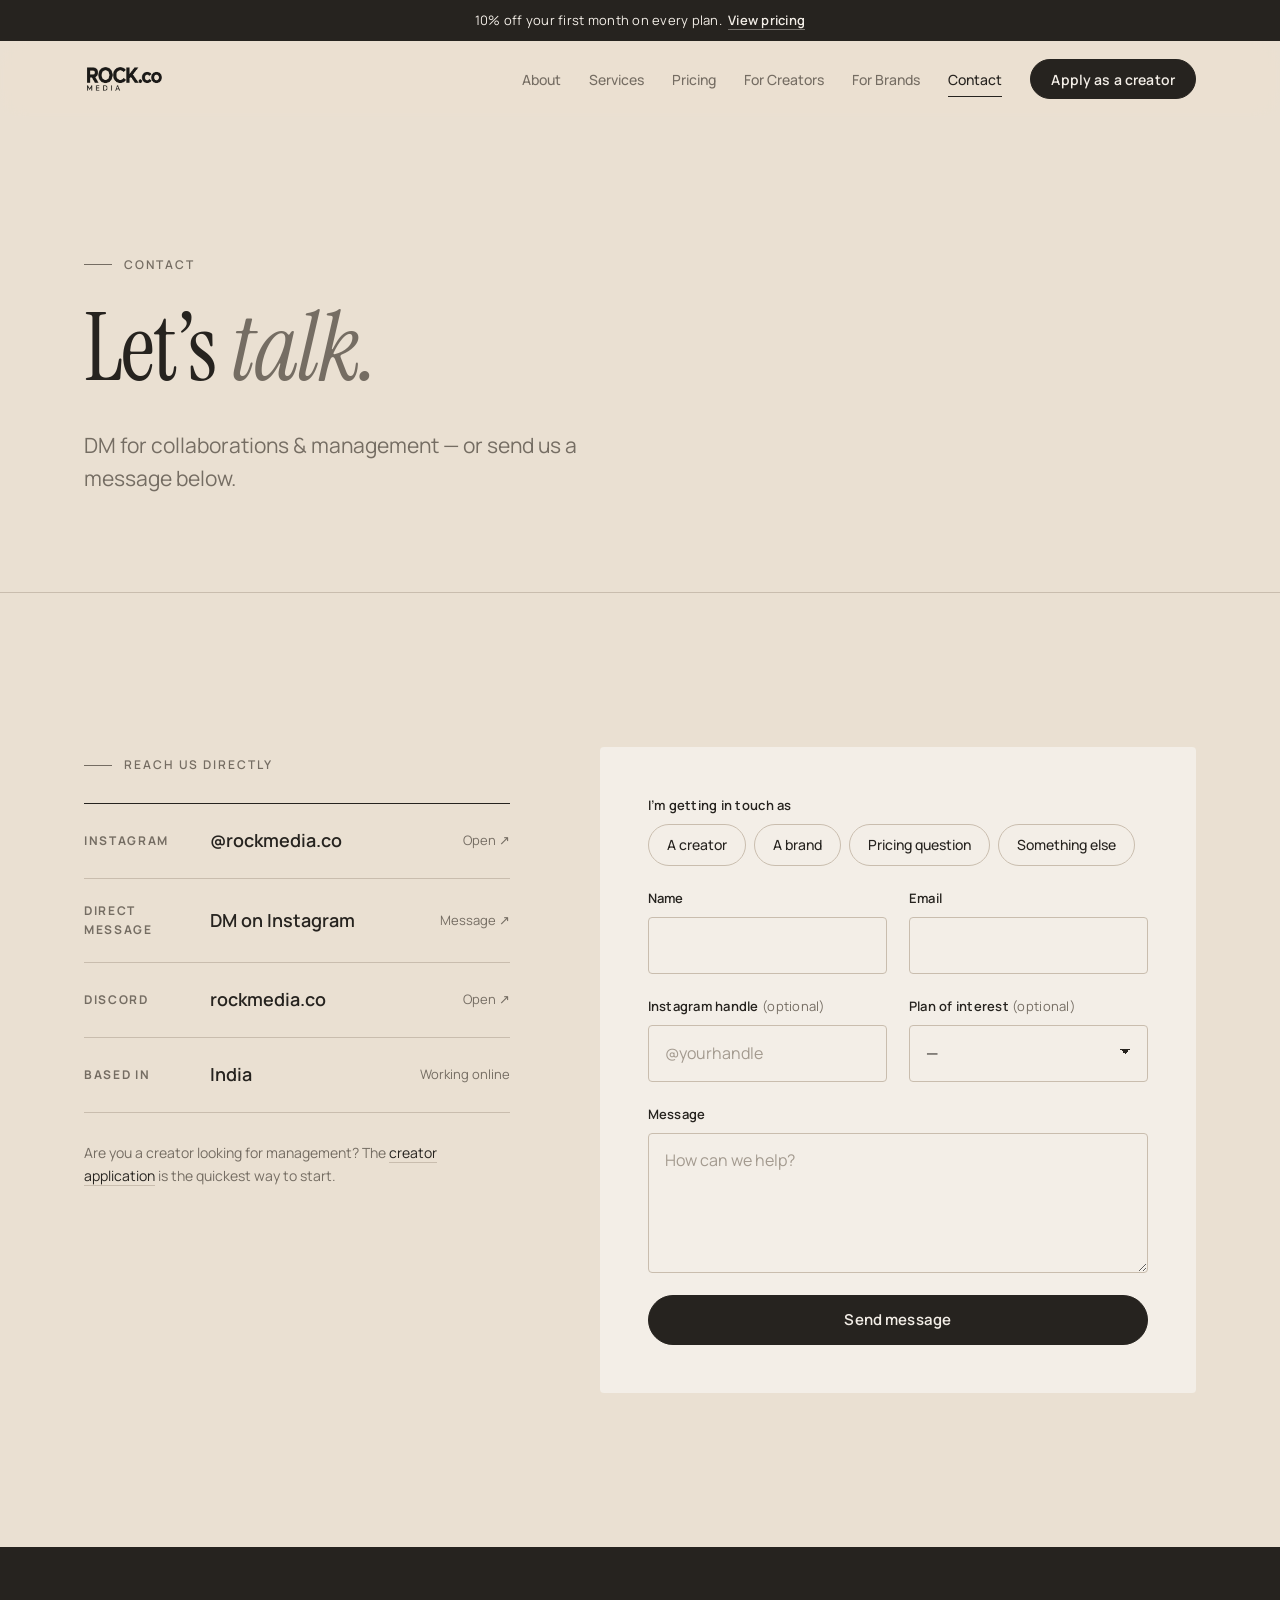
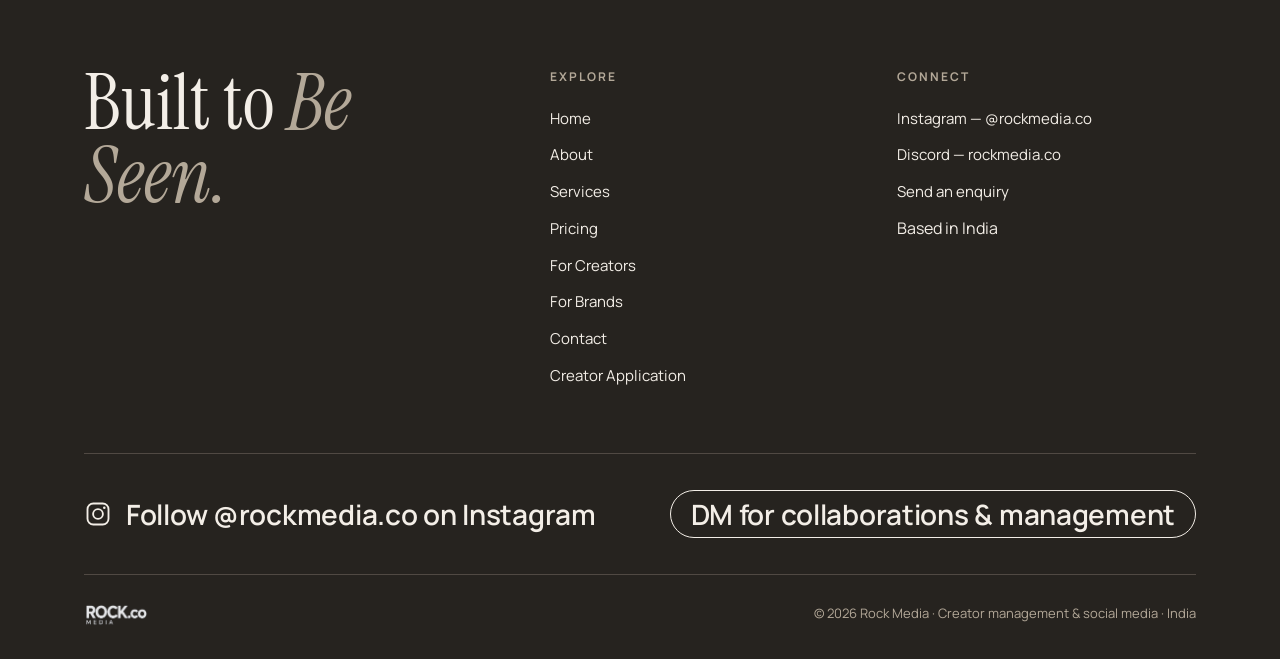
<file: contact.html>
<!DOCTYPE html>
<html lang="en">
<head>
  <meta charset="UTF-8" />
  <meta name="viewport" content="width=device-width, initial-scale=1.0" />
  <title>Contact — Rock Media</title>
  <meta name="description" content="Get in touch with Rock Media on Instagram (@rockmedia.co), Discord (rockmedia.co) or through our enquiry form. Based in India." />
  <meta name="theme-color" content="#eae0d2" />
  <meta property="og:title" content="Contact — Rock Media" />
  <meta property="og:description" content="Get in touch with Rock Media on Instagram (@rockmedia.co), Discord (rockmedia.co) or through our enquiry form. Based in India." />
  <meta property="og:type" content="website" />
  <link rel="icon" href="favicon.svg" type="image/svg+xml" />
  <link rel="preconnect" href="https://fonts.googleapis.com" />
  <link rel="preconnect" href="https://fonts.gstatic.com" crossorigin />
  <link href="https://fonts.googleapis.com/css2?family=Instrument+Serif:ital@0;1&family=Manrope:wght@400;500;600;700;800&display=swap" rel="stylesheet" />
  <link rel="stylesheet" href="styles.css" />
</head>
<body data-page="contact">
  <a class="skip-link" href="#main">Skip to content</a>

  <div class="offer-bar">10% off your first month on every plan.<a href="pricing.html">View pricing</a></div>

  <header class="site-header">
    <div class="container header-inner">
      <a class="logo-link logo-link-nav" href="index.html" aria-label="Rock Media — home"><img class="logo" src="public/rockmediaco-logo.png" alt="Rock Media" /></a>
      <button class="nav-toggle" type="button" aria-expanded="false" aria-controls="site-nav">
        <span class="nav-toggle-label">Menu</span><span class="nav-toggle-bars" aria-hidden="true"></span>
      </button>
      <nav class="site-nav" id="site-nav" aria-label="Main">
        <a href="about.html" data-nav="about">About</a>
        <a href="services.html" data-nav="services">Services</a>
        <a href="pricing.html" data-nav="pricing">Pricing</a>
        <a href="creators.html" data-nav="creators">For Creators</a>
        <a href="brands.html" data-nav="brands">For Brands</a>
        <a href="contact.html" data-nav="contact">Contact</a>
        <a class="btn btn-primary btn-sm" href="apply.html" data-nav="apply">Apply as a creator</a>
      </nav>
    </div>
  </header>

  <main id="main">

    <section class="page-head">
      <div class="container">
        <p class="eyebrow">Contact</p>
        <h1>Let’s <em>talk.</em></h1>
        <p class="lede">DM for collaborations &amp; management — or send us a message below.</p>
      </div>
    </section>

    <section class="section">
      <div class="container split">
        <div class="reveal">
          <div class="aside-sticky">
            <p class="eyebrow">Reach us directly</p>
            <div class="channels">
              <a class="channel" href="https://www.instagram.com/rockmedia.co/" target="_blank" rel="noopener">
                <span class="label">Instagram</span><span class="value">@rockmedia.co</span><span class="hint">Open ↗</span>
              </a>
              <a class="channel" href="https://ig.me/m/rockmedia.co" target="_blank" rel="noopener">
                <span class="label">Direct message</span><span class="value">DM on Instagram</span><span class="hint">Message ↗</span>
              </a>
              <a class="channel" href="https://discord.com/users/1553049203423449141" target="_blank" rel="noopener">
                <span class="label">Discord</span><span class="value">rockmedia.co</span><span class="hint">Open ↗</span>
              </a>
              <div class="channel">
                <span class="label">Based in</span><span class="value">India</span><span class="hint">Working online</span>
              </div>
            </div>
            <p class="muted small" style="margin-top:28px">Are you a creator looking for management? The <a href="apply.html" style="border-bottom:1px solid var(--line);color:var(--ink)">creator application</a> is the quickest way to start.</p>
          </div>
        </div>

        <div class="form-panel reveal">
          <form class="form" data-form="contact" data-title="Contact enquiry" novalidate>
            <div class="hp" aria-hidden="true"><label>Leave this empty<input type="text" name="_gotcha" tabindex="-1" autocomplete="off" /></label></div>
            <div class="field">
              <span class="label" id="c-enq-label">I’m getting in touch as</span>
              <div class="chips" role="radiogroup" aria-labelledby="c-enq-label">
                <label class="chip"><input type="radio" name="enquiry" value="creator" data-label="A creator" required data-msg="Please choose one." /><span>A creator</span></label>
                <label class="chip"><input type="radio" name="enquiry" value="brand" data-label="A brand" /><span>A brand</span></label>
                <label class="chip"><input type="radio" name="enquiry" value="pricing" data-label="Pricing question" /><span>Pricing question</span></label>
                <label class="chip"><input type="radio" name="enquiry" value="other" data-label="Something else" /><span>Something else</span></label>
              </div>
            </div>
            <div class="form-grid">
              <div class="field"><label for="c-name">Name</label><input class="input" id="c-name" name="name" required autocomplete="name" /></div>
              <div class="field"><label for="c-email">Email</label><input class="input" id="c-email" name="email" type="email" required autocomplete="email" /></div>
              <div class="field"><label for="c-handle">Instagram handle <span class="opt">(optional)</span></label><input class="input" id="c-handle" name="handle" placeholder="@yourhandle" /></div>
              <div class="field"><label for="c-plan">Plan of interest <span class="opt">(optional)</span></label>
                <select class="input" id="c-plan" name="plan"><option value="">—</option><option value="undecided">Not sure yet — help me choose</option><option value="starter">Starter — ₹4,999/month</option><option value="growth">Growth — ₹7,999/month</option><option value="pro">Pro — ₹12,999/month</option><option value="elite">Elite — ₹19,999/month</option></select>
              </div>
              <div class="field full"><label for="c-msg">Message</label><textarea class="input" id="c-msg" name="message" required minlength="10" placeholder="How can we help?"></textarea></div>
            </div>
            <p class="form-status" role="alert"></p>
            <button class="btn btn-primary" type="submit">Send message</button>
          </form>
          <div class="form-success" hidden>
            <h3 tabindex="-1" data-success-title>Almost there.</h3>
            <p class="muted" data-success-body></p>
            <div data-handoff>
              <ol class="steps-mini">
                <li>Tap “Send via Instagram” — your message is copied automatically.</li>
                <li>Paste it into the DM with @rockmedia.co and hit send.</li>
              </ol>
            </div>
            <pre class="summary"></pre>
            <div class="actions">
              <a class="btn btn-primary" href="https://ig.me/m/rockmedia.co" target="_blank" rel="noopener" data-send-ig>Send via Instagram</a>
              <button class="btn btn-ghost" type="button" data-send-discord>Copy for Discord</button>
            </div>
            <button class="link-arrow" type="button" data-reset style="background:none;border-left:0;border-right:0;border-top:0;cursor:pointer;justify-self:start">Start a new message</button>
          </div>
        </div>
      </div>
    </section>
  </main>

  <footer class="site-footer">
    <div class="container">
      <div class="footer-top">
        <p class="footer-tagline">Built to <em>Be Seen.</em></p>
        <div class="footer-col">
          <h4>Explore</h4>
          <ul>
            <li><a href="index.html">Home</a></li>
            <li><a href="about.html">About</a></li>
            <li><a href="services.html">Services</a></li>
            <li><a href="pricing.html">Pricing</a></li>
            <li><a href="creators.html">For Creators</a></li>
            <li><a href="brands.html">For Brands</a></li>
            <li><a href="contact.html">Contact</a></li>
            <li><a href="apply.html">Creator Application</a></li>
          </ul>
        </div>
        <div class="footer-col">
          <h4>Connect</h4>
          <ul>
            <li><a href="https://www.instagram.com/rockmedia.co/" target="_blank" rel="noopener">Instagram — @rockmedia.co</a></li>
            <li><a href="https://discord.com/users/1553049203423449141" target="_blank" rel="noopener">Discord — rockmedia.co</a></li>
            <li><a href="contact.html">Send an enquiry</a></li>
            <li><span>Based in India</span></li>
          </ul>
        </div>
      </div>
      <div class="footer-ig">
        <a href="https://www.instagram.com/rockmedia.co/" target="_blank" rel="noopener"><svg viewBox="0 0 24 24" aria-hidden="true"><rect x="3" y="3" width="18" height="18" rx="5" fill="none" stroke="currentColor" stroke-width="1.6"/><circle cx="12" cy="12" r="4.2" fill="none" stroke="currentColor" stroke-width="1.6"/><circle cx="17.4" cy="6.6" r="1.1" fill="currentColor"/></svg>Follow @rockmedia.co on Instagram</a>
        <a class="btn btn-light btn-sm" href="https://ig.me/m/rockmedia.co" target="_blank" rel="noopener">DM for collaborations &amp; management</a>
      </div>
      <div class="footer-bottom">
        <span class="logo-link logo-link-footer"><img class="logo" src="public/rockmediaco-logo.png" alt="Rock Media" /></span>
        <span>© <span data-year>2026</span> Rock Media · Creator management &amp; social media · India</span>
      </div>
    </div>
  </footer>

  <script src="script.js"></script>
</body>
</html>
</file>
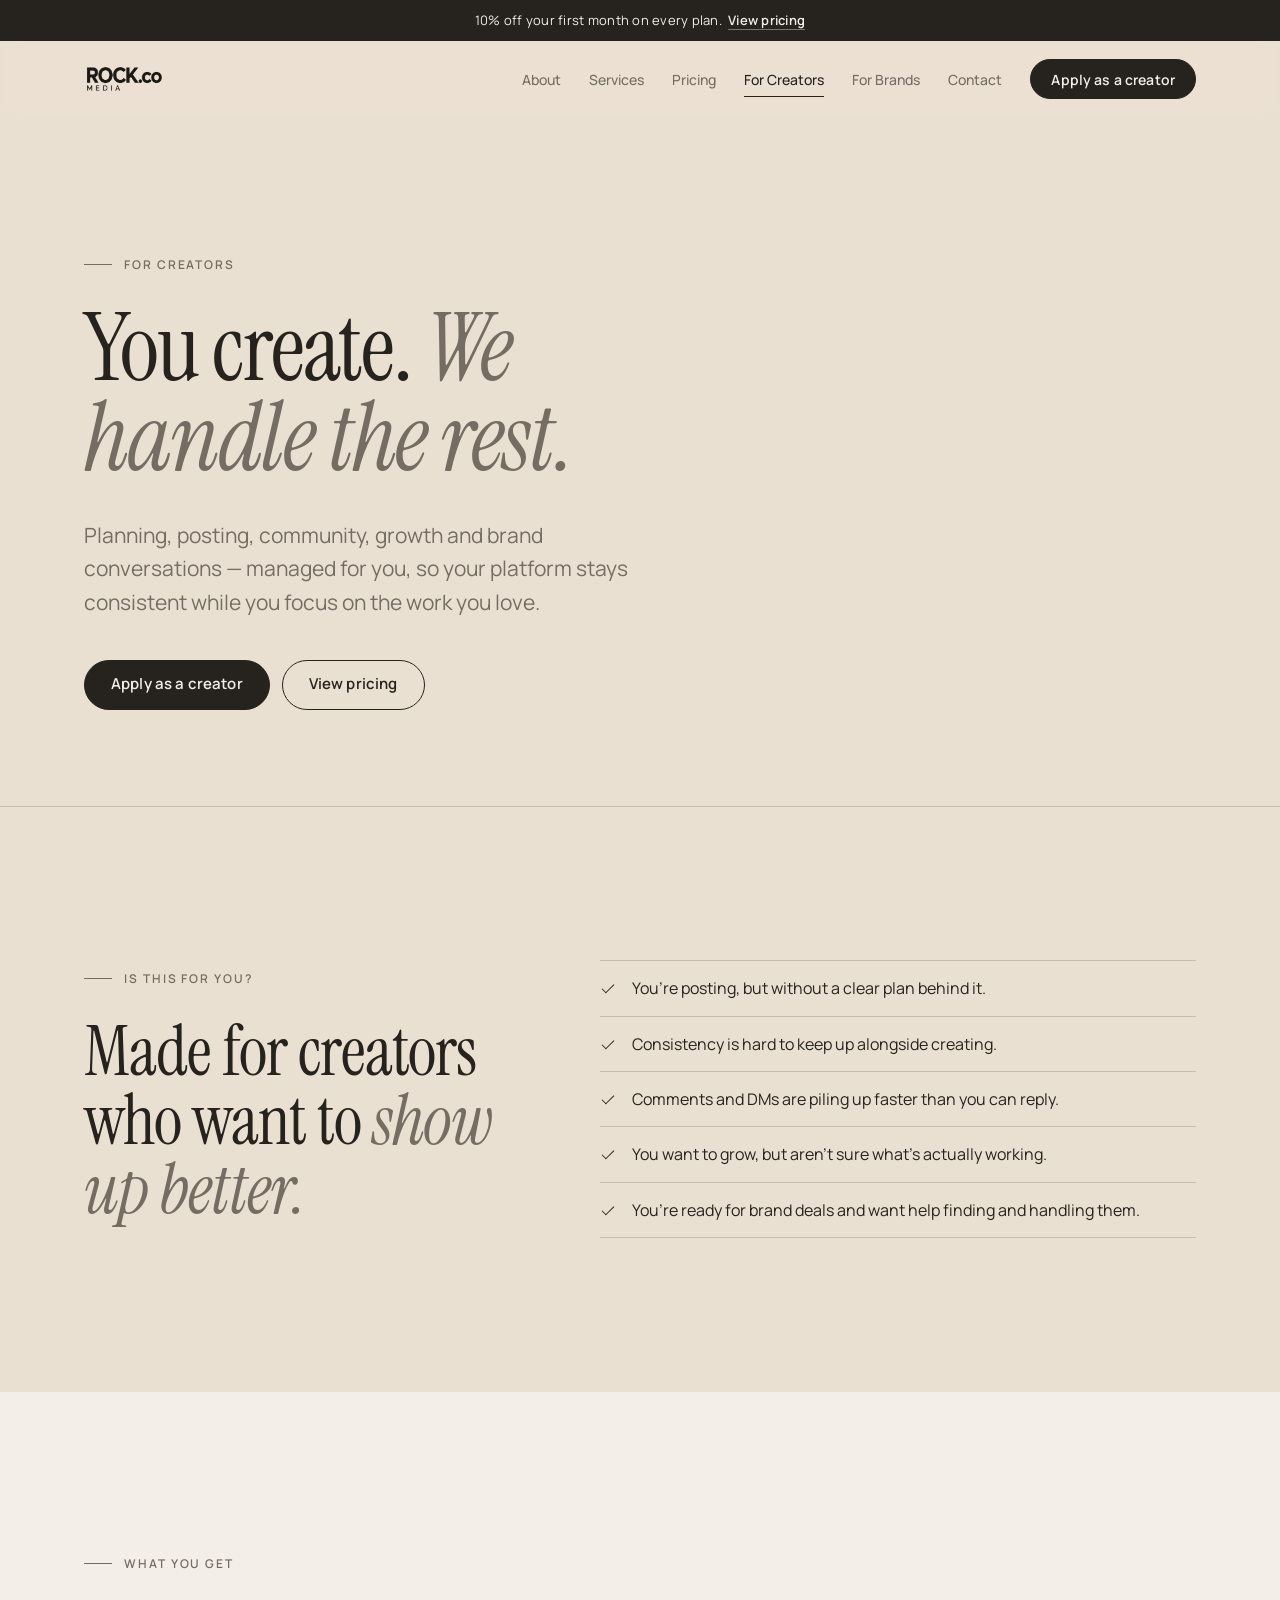
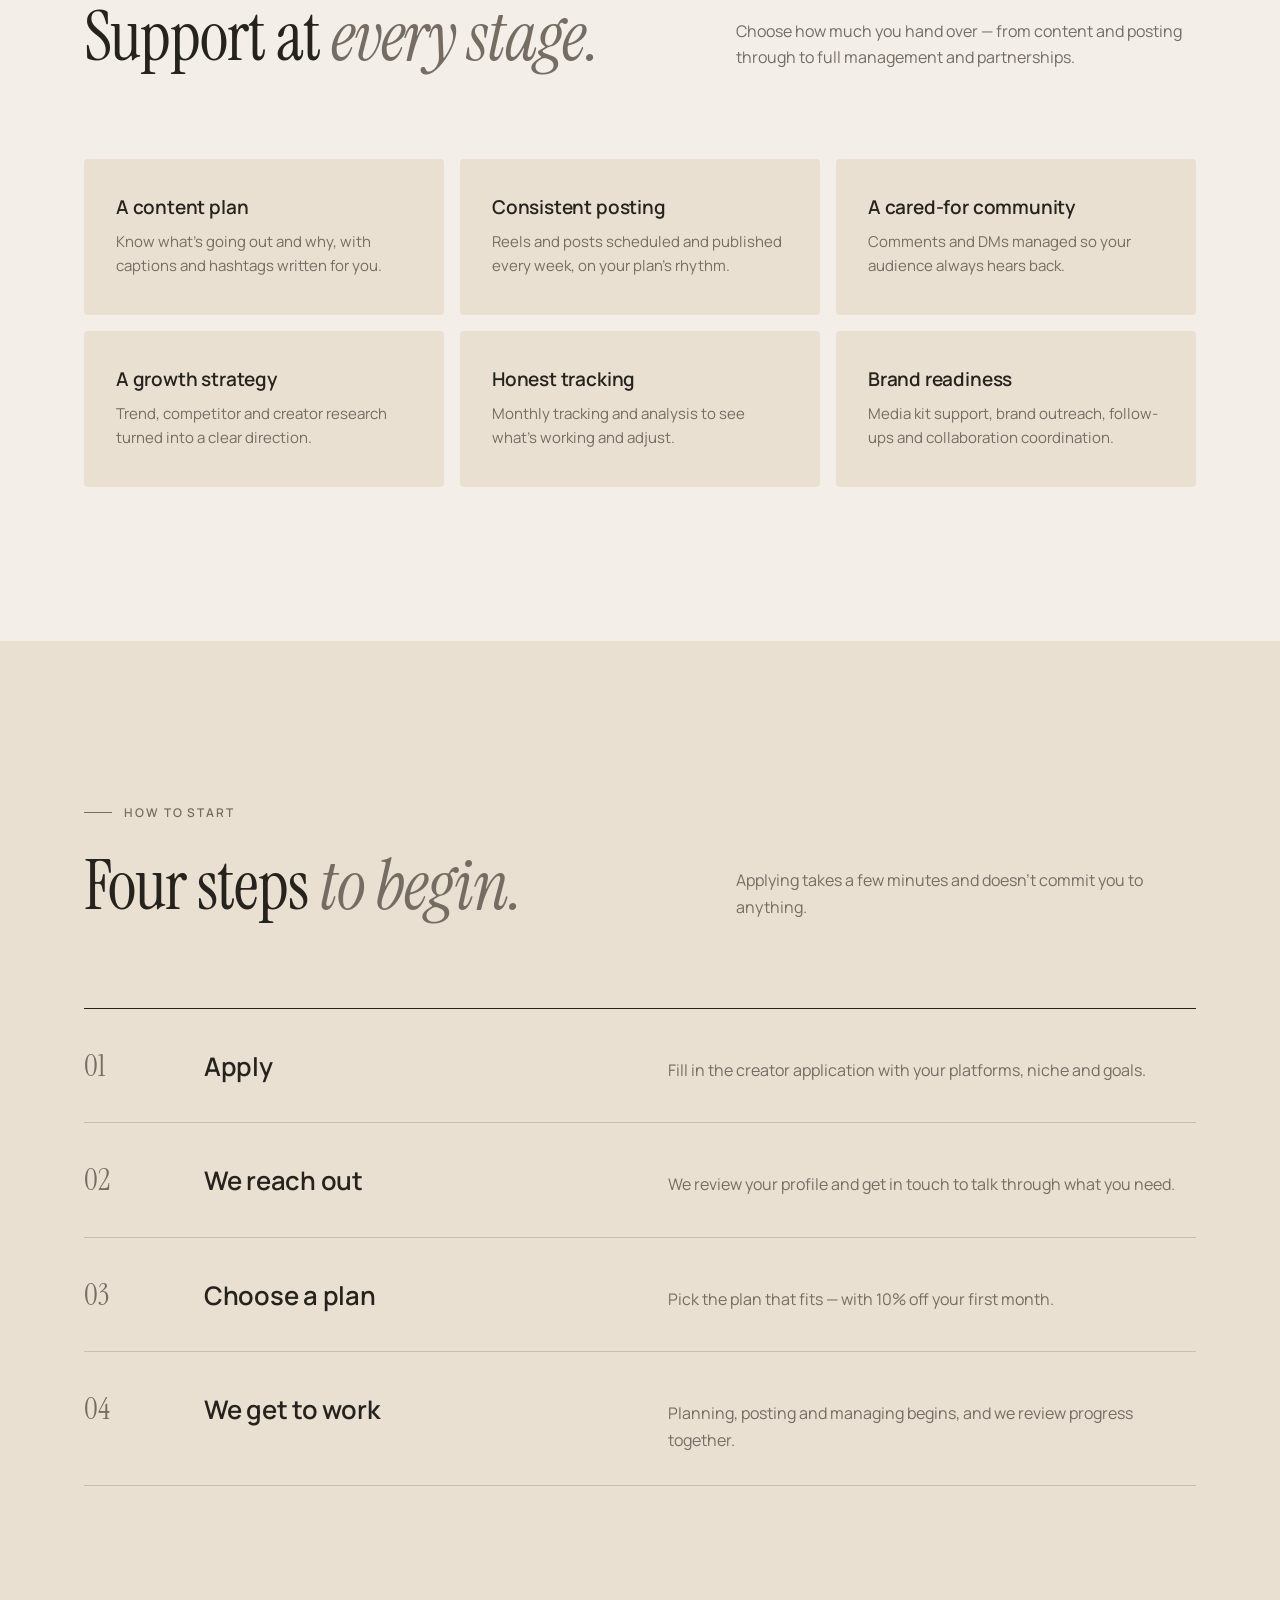
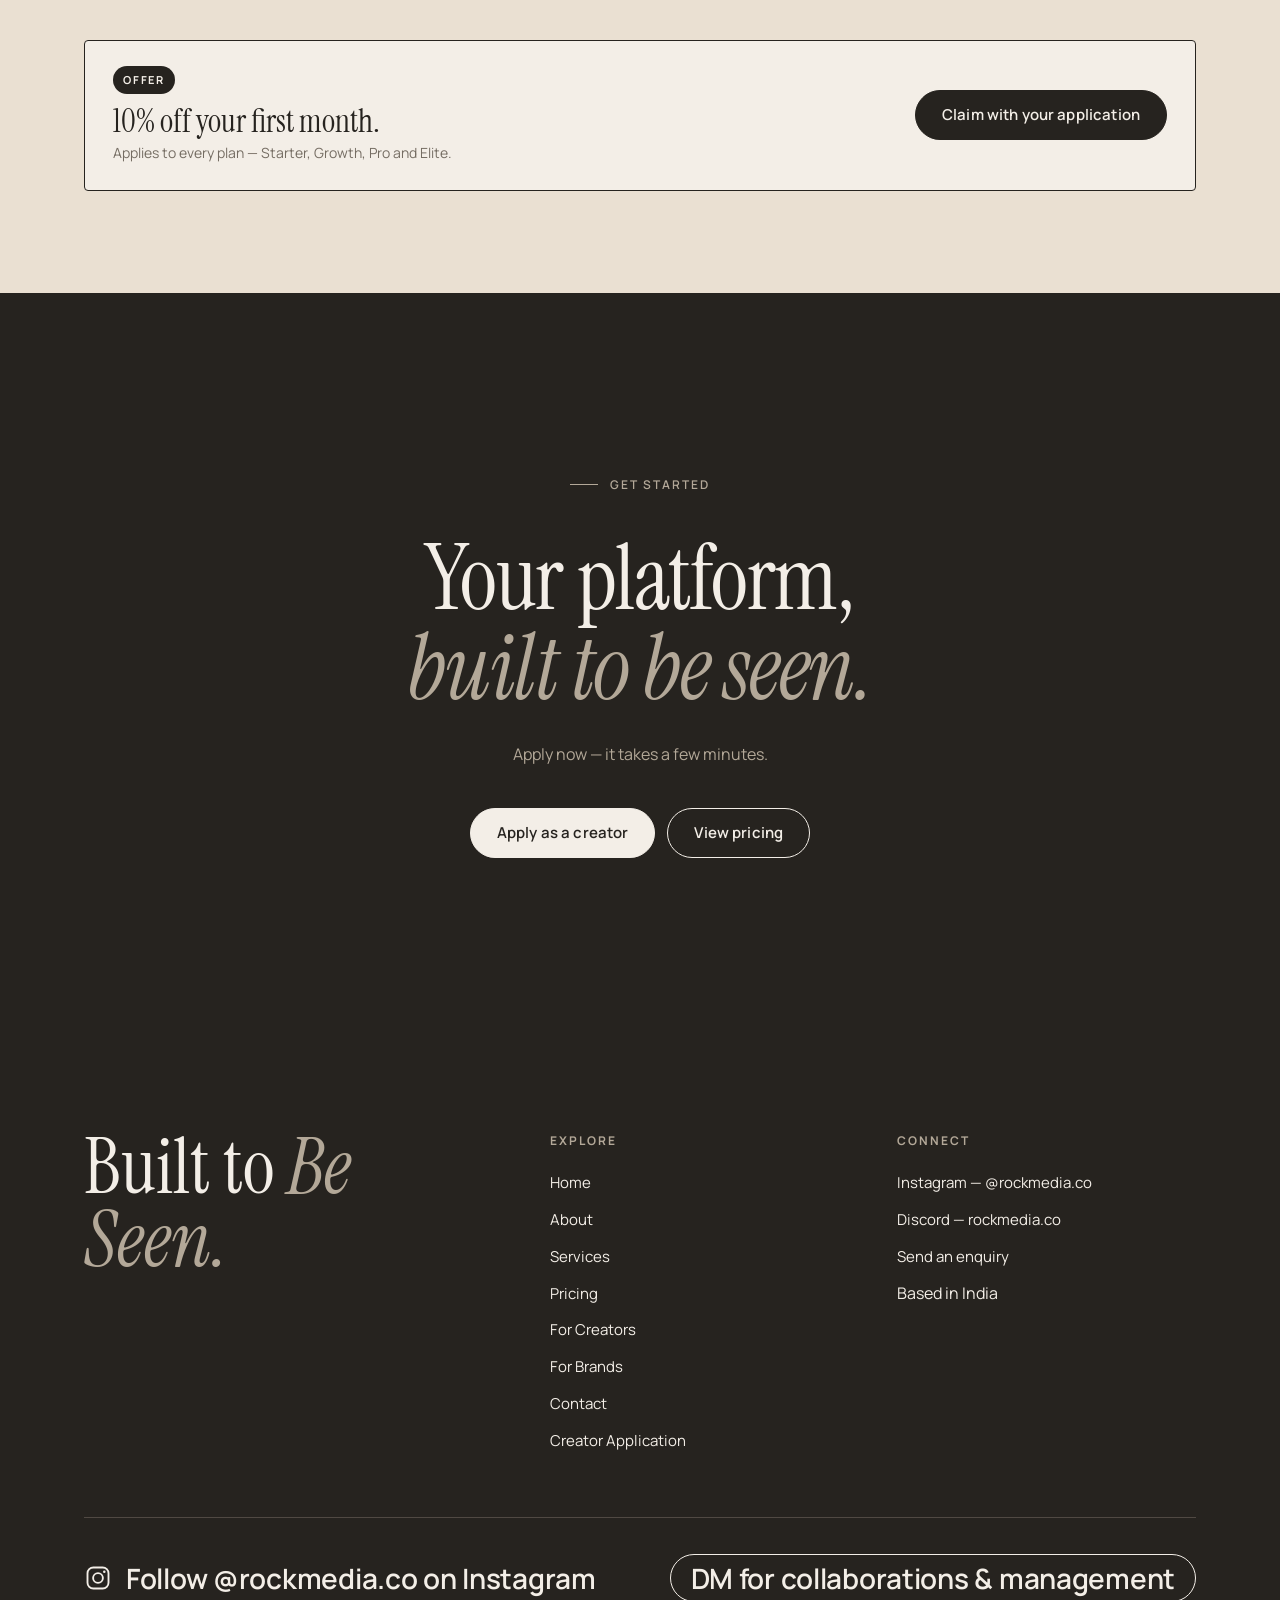
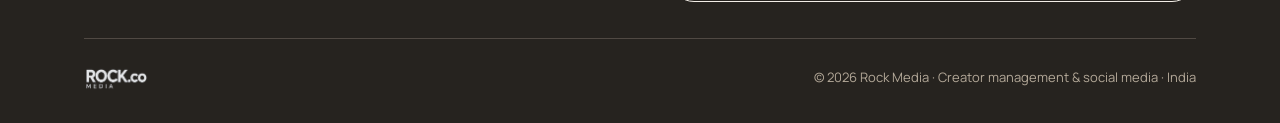
<file: creators.html>
<!DOCTYPE html>
<html lang="en">
<head>
  <meta charset="UTF-8" />
  <meta name="viewport" content="width=device-width, initial-scale=1.0" />
  <title>For Creators — Rock Media</title>
  <meta name="description" content="Creator management from Rock Media: content planning, posting, community, growth strategy and brand partnerships — so you can focus on creating." />
  <meta name="theme-color" content="#eae0d2" />
  <meta property="og:title" content="For Creators — Rock Media" />
  <meta property="og:description" content="Creator management from Rock Media: content planning, posting, community, growth strategy and brand partnerships — so you can focus on creating." />
  <meta property="og:type" content="website" />
  <link rel="icon" href="favicon.svg" type="image/svg+xml" />
  <link rel="preconnect" href="https://fonts.googleapis.com" />
  <link rel="preconnect" href="https://fonts.gstatic.com" crossorigin />
  <link href="https://fonts.googleapis.com/css2?family=Instrument+Serif:ital@0;1&family=Manrope:wght@400;500;600;700;800&display=swap" rel="stylesheet" />
  <link rel="stylesheet" href="styles.css" />
</head>
<body data-page="creators">
  <a class="skip-link" href="#main">Skip to content</a>

  <div class="offer-bar">10% off your first month on every plan.<a href="pricing.html">View pricing</a></div>

  <header class="site-header">
    <div class="container header-inner">
      <a class="logo-link logo-link-nav" href="index.html" aria-label="Rock Media — home"><img class="logo" src="public/rockmediaco-logo.png" alt="Rock Media" /></a>
      <button class="nav-toggle" type="button" aria-expanded="false" aria-controls="site-nav">
        <span class="nav-toggle-label">Menu</span><span class="nav-toggle-bars" aria-hidden="true"></span>
      </button>
      <nav class="site-nav" id="site-nav" aria-label="Main">
        <a href="about.html" data-nav="about">About</a>
        <a href="services.html" data-nav="services">Services</a>
        <a href="pricing.html" data-nav="pricing">Pricing</a>
        <a href="creators.html" data-nav="creators">For Creators</a>
        <a href="brands.html" data-nav="brands">For Brands</a>
        <a href="contact.html" data-nav="contact">Contact</a>
        <a class="btn btn-primary btn-sm" href="apply.html" data-nav="apply">Apply as a creator</a>
      </nav>
    </div>
  </header>

  <main id="main">

    <section class="page-head">
      <div class="container">
        <p class="eyebrow">For creators</p>
        <h1>You create. <em>We handle the rest.</em></h1>
        <p class="lede">Planning, posting, community, growth and brand conversations — managed for you, so your platform stays consistent while you focus on the work you love.</p>
        <div class="actions" style="margin-top:40px">
          <a class="btn btn-primary" href="apply.html">Apply as a creator</a>
          <a class="btn btn-ghost" href="pricing.html">View pricing</a>
        </div>
      </div>
    </section>

    <section class="section">
      <div class="container split">
        <div class="reveal">
          <p class="eyebrow">Is this for you?</p>
          <h2>Made for creators who want to <em>show up better.</em></h2>
        </div>
        <ul class="checklist reveal">
          <li>You’re posting, but without a clear plan behind it.</li>
          <li>Consistency is hard to keep up alongside creating.</li>
          <li>Comments and DMs are piling up faster than you can reply.</li>
          <li>You want to grow, but aren’t sure what’s actually working.</li>
          <li>You’re ready for brand deals and want help finding and handling them.</li>
        </ul>
      </div>
    </section>

    <section class="section surface">
      <div class="container">
        <div class="section-head reveal">
          <div>
            <p class="eyebrow">What you get</p>
            <h2>Support at <em>every stage.</em></h2>
          </div>
          <p>Choose how much you hand over — from content and posting through to full management and partnerships.</p>
        </div>
        <div class="cards reveal">
          <div class="card"><h3>A content plan</h3><p>Know what’s going out and why, with captions and hashtags written for you.</p></div>
          <div class="card"><h3>Consistent posting</h3><p>Reels and posts scheduled and published every week, on your plan’s rhythm.</p></div>
          <div class="card"><h3>A cared-for community</h3><p>Comments and DMs managed so your audience always hears back.</p></div>
          <div class="card"><h3>A growth strategy</h3><p>Trend, competitor and creator research turned into a clear direction.</p></div>
          <div class="card"><h3>Honest tracking</h3><p>Monthly tracking and analysis to see what’s working and adjust.</p></div>
          <div class="card"><h3>Brand readiness</h3><p>Media kit support, brand outreach, follow-ups and collaboration coordination.</p></div>
        </div>
      </div>
    </section>

    <section class="section">
      <div class="container">
        <div class="section-head reveal">
          <div>
            <p class="eyebrow">How to start</p>
            <h2>Four steps <em>to begin.</em></h2>
          </div>
          <p>Applying takes a few minutes and doesn’t commit you to anything.</p>
        </div>
        <ol class="steps reveal">
          <li><h3>Apply</h3><p>Fill in the creator application with your platforms, niche and goals.</p></li>
          <li><h3>We reach out</h3><p>We review your profile and get in touch to talk through what you need.</p></li>
          <li><h3>Choose a plan</h3><p>Pick the plan that fits — with 10% off your first month.</p></li>
          <li><h3>We get to work</h3><p>Planning, posting and managing begins, and we review progress together.</p></li>
        </ol>
      </div>
    </section>

    <section class="section-tight" style="padding-top:0">
      <div class="container">
        <div class="offer reveal">
          <div>
            <span class="offer-tag">Offer</span>
            <strong>10% off your first month.</strong>
            <span class="muted small">Applies to every plan — Starter, Growth, Pro and Elite.</span>
          </div>
          <a class="btn btn-primary" href="apply.html">Claim with your application</a>
        </div>
      </div>
    </section>

    <section class="section dark cta-band">
      <div class="container reveal">
        <p class="eyebrow">Get started</p>
        <h2>Your platform, <em>built to be seen.</em></h2>
        <p class="muted">Apply now — it takes a few minutes.</p>
        <div class="actions">
          <a class="btn btn-solid-light" href="apply.html">Apply as a creator</a>
          <a class="btn btn-light" href="pricing.html">View pricing</a>
        </div>
      </div>
    </section>
  </main>

  <footer class="site-footer">
    <div class="container">
      <div class="footer-top">
        <p class="footer-tagline">Built to <em>Be Seen.</em></p>
        <div class="footer-col">
          <h4>Explore</h4>
          <ul>
            <li><a href="index.html">Home</a></li>
            <li><a href="about.html">About</a></li>
            <li><a href="services.html">Services</a></li>
            <li><a href="pricing.html">Pricing</a></li>
            <li><a href="creators.html">For Creators</a></li>
            <li><a href="brands.html">For Brands</a></li>
            <li><a href="contact.html">Contact</a></li>
            <li><a href="apply.html">Creator Application</a></li>
          </ul>
        </div>
        <div class="footer-col">
          <h4>Connect</h4>
          <ul>
            <li><a href="https://www.instagram.com/rockmedia.co/" target="_blank" rel="noopener">Instagram — @rockmedia.co</a></li>
            <li><a href="https://discord.com/users/1553049203423449141" target="_blank" rel="noopener">Discord — rockmedia.co</a></li>
            <li><a href="contact.html">Send an enquiry</a></li>
            <li><span>Based in India</span></li>
          </ul>
        </div>
      </div>
      <div class="footer-ig">
        <a href="https://www.instagram.com/rockmedia.co/" target="_blank" rel="noopener"><svg viewBox="0 0 24 24" aria-hidden="true"><rect x="3" y="3" width="18" height="18" rx="5" fill="none" stroke="currentColor" stroke-width="1.6"/><circle cx="12" cy="12" r="4.2" fill="none" stroke="currentColor" stroke-width="1.6"/><circle cx="17.4" cy="6.6" r="1.1" fill="currentColor"/></svg>Follow @rockmedia.co on Instagram</a>
        <a class="btn btn-light btn-sm" href="https://ig.me/m/rockmedia.co" target="_blank" rel="noopener">DM for collaborations &amp; management</a>
      </div>
      <div class="footer-bottom">
        <span class="logo-link logo-link-footer"><img class="logo" src="public/rockmediaco-logo.png" alt="Rock Media" /></span>
        <span>© <span data-year>2026</span> Rock Media · Creator management &amp; social media · India</span>
      </div>
    </div>
  </footer>

  <script src="script.js"></script>
</body>
</html>
</file>
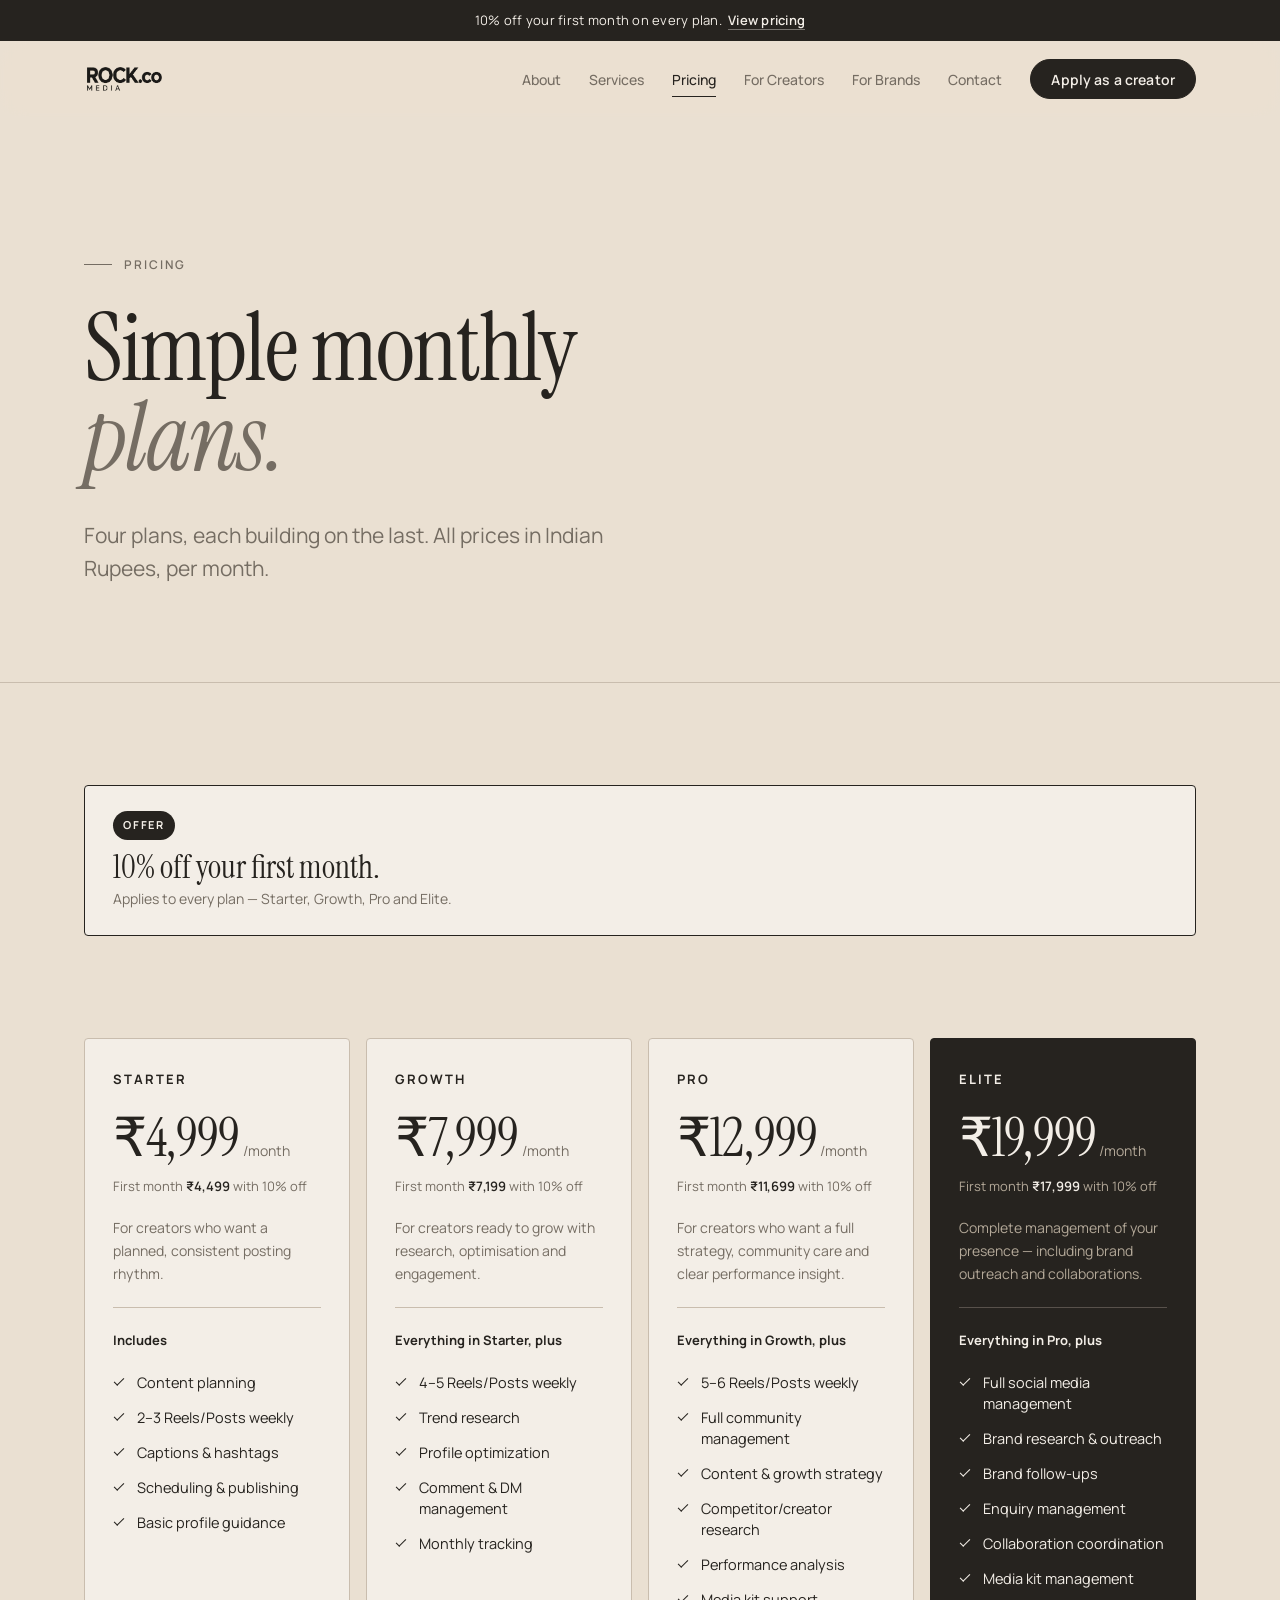
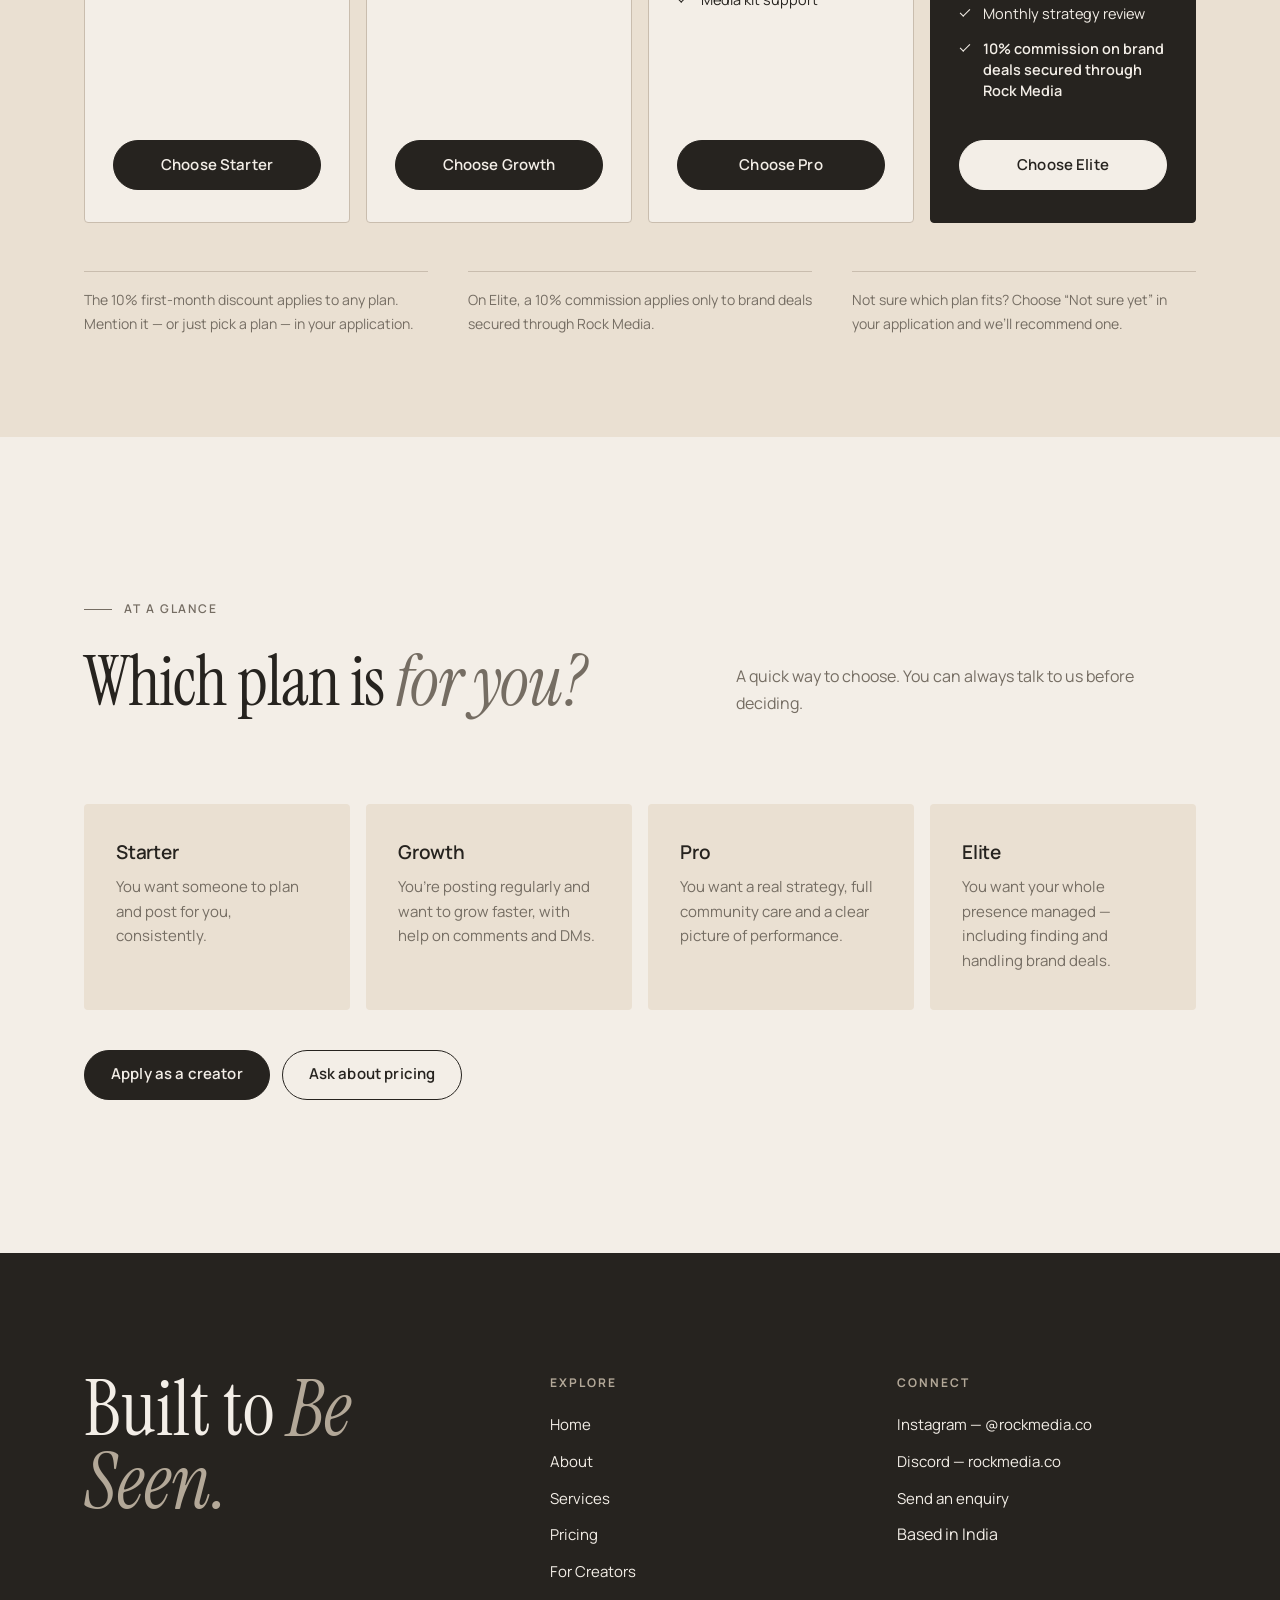
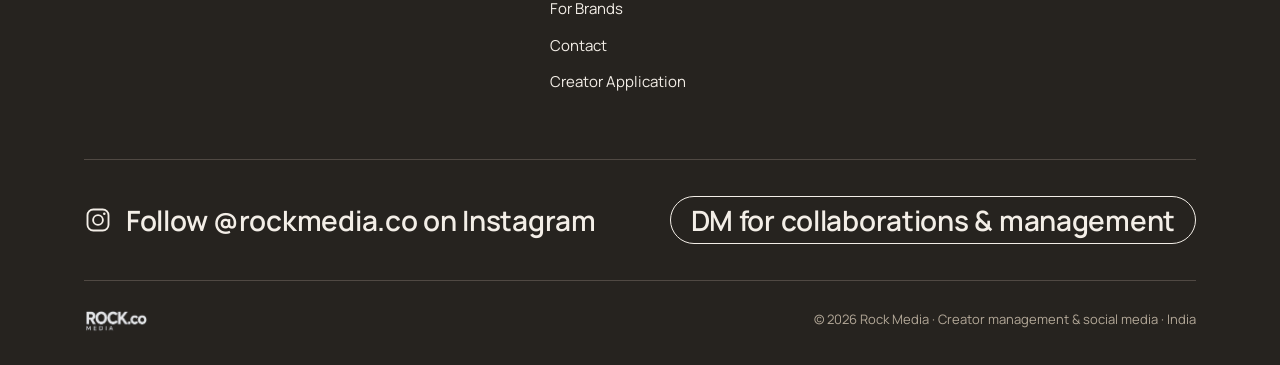
<file: pricing.html>
<!DOCTYPE html>
<html lang="en">
<head>
  <meta charset="UTF-8" />
  <meta name="viewport" content="width=device-width, initial-scale=1.0" />
  <title>Pricing — Rock Media</title>
  <meta name="description" content="Rock Media plans: Starter ₹4,999, Growth ₹7,999, Pro ₹12,999 and Elite ₹19,999 per month. 10% off your first month." />
  <meta name="theme-color" content="#eae0d2" />
  <meta property="og:title" content="Pricing — Rock Media" />
  <meta property="og:description" content="Rock Media plans: Starter ₹4,999, Growth ₹7,999, Pro ₹12,999 and Elite ₹19,999 per month. 10% off your first month." />
  <meta property="og:type" content="website" />
  <link rel="icon" href="favicon.svg" type="image/svg+xml" />
  <link rel="preconnect" href="https://fonts.googleapis.com" />
  <link rel="preconnect" href="https://fonts.gstatic.com" crossorigin />
  <link href="https://fonts.googleapis.com/css2?family=Instrument+Serif:ital@0;1&family=Manrope:wght@400;500;600;700;800&display=swap" rel="stylesheet" />
  <link rel="stylesheet" href="styles.css" />
</head>
<body data-page="pricing">
  <a class="skip-link" href="#main">Skip to content</a>

  <div class="offer-bar">10% off your first month on every plan.<a href="pricing.html">View pricing</a></div>

  <header class="site-header">
    <div class="container header-inner">
      <a class="logo-link logo-link-nav" href="index.html" aria-label="Rock Media — home"><img class="logo" src="public/rockmediaco-logo.png" alt="Rock Media" /></a>
      <button class="nav-toggle" type="button" aria-expanded="false" aria-controls="site-nav">
        <span class="nav-toggle-label">Menu</span><span class="nav-toggle-bars" aria-hidden="true"></span>
      </button>
      <nav class="site-nav" id="site-nav" aria-label="Main">
        <a href="about.html" data-nav="about">About</a>
        <a href="services.html" data-nav="services">Services</a>
        <a href="pricing.html" data-nav="pricing">Pricing</a>
        <a href="creators.html" data-nav="creators">For Creators</a>
        <a href="brands.html" data-nav="brands">For Brands</a>
        <a href="contact.html" data-nav="contact">Contact</a>
        <a class="btn btn-primary btn-sm" href="apply.html" data-nav="apply">Apply as a creator</a>
      </nav>
    </div>
  </header>

  <main id="main">

    <section class="page-head">
      <div class="container">
        <p class="eyebrow">Pricing</p>
        <h1>Simple monthly <em>plans.</em></h1>
        <p class="lede">Four plans, each building on the last. All prices in Indian Rupees, per month.</p>
      </div>
    </section>

    <section class="section-tight" style="padding-bottom:0">
      <div class="container">
        <div class="offer reveal">
          <div>
            <span class="offer-tag">Offer</span>
            <strong>10% off your first month.</strong>
            <span class="muted small">Applies to every plan — Starter, Growth, Pro and Elite.</span>
          </div>
          
        </div>
      </div>
    </section>

    <section class="section-tight">
      <div class="container">
        <div class="plans">
          <article class="plan reveal" id="starter">
            <h2 class="plan-name">Starter</h2>
            <p class="plan-price">₹4,999<small>/month</small></p>
            <p class="plan-first">First month <b>₹4,499</b> with 10% off</p>
            <p class="plan-desc">For creators who want a planned, consistent posting rhythm.</p>
            <p class="plan-inherit">Includes</p>
            <ul>
              <li>Content planning</li>
              <li>2–3 Reels/Posts weekly</li>
              <li>Captions & hashtags</li>
              <li>Scheduling & publishing</li>
              <li>Basic profile guidance</li>
            </ul>
            <a class="btn btn-primary btn-block" href="apply.html?plan=starter">Choose Starter</a>
          </article>
          <article class="plan reveal" id="growth">
            <h2 class="plan-name">Growth</h2>
            <p class="plan-price">₹7,999<small>/month</small></p>
            <p class="plan-first">First month <b>₹7,199</b> with 10% off</p>
            <p class="plan-desc">For creators ready to grow with research, optimisation and engagement.</p>
            <p class="plan-inherit">Everything in Starter, plus</p>
            <ul>
              <li>4–5 Reels/Posts weekly</li>
              <li>Trend research</li>
              <li>Profile optimization</li>
              <li>Comment & DM management</li>
              <li>Monthly tracking</li>
            </ul>
            <a class="btn btn-primary btn-block" href="apply.html?plan=growth">Choose Growth</a>
          </article>
          <article class="plan reveal" id="pro">
            <h2 class="plan-name">Pro</h2>
            <p class="plan-price">₹12,999<small>/month</small></p>
            <p class="plan-first">First month <b>₹11,699</b> with 10% off</p>
            <p class="plan-desc">For creators who want a full strategy, community care and clear performance insight.</p>
            <p class="plan-inherit">Everything in Growth, plus</p>
            <ul>
              <li>5–6 Reels/Posts weekly</li>
              <li>Full community management</li>
              <li>Content & growth strategy</li>
              <li>Competitor/creator research</li>
              <li>Performance analysis</li>
              <li>Media kit support</li>
            </ul>
            <a class="btn btn-primary btn-block" href="apply.html?plan=pro">Choose Pro</a>
          </article>
          <article class="plan plan-elite reveal" id="elite">
            <h2 class="plan-name">Elite</h2>
            <p class="plan-price">₹19,999<small>/month</small></p>
            <p class="plan-first">First month <b>₹17,999</b> with 10% off</p>
            <p class="plan-desc">Complete management of your presence — including brand outreach and collaborations.</p>
            <p class="plan-inherit">Everything in Pro, plus</p>
            <ul>
              <li>Full social media management</li>
              <li>Brand research & outreach</li>
              <li>Brand follow-ups</li>
              <li>Enquiry management</li>
              <li>Collaboration coordination</li>
              <li>Media kit management</li>
              <li>Monthly strategy review</li>
              <li class="note">10% commission on brand deals secured through Rock Media</li>
            </ul>
            <a class="btn btn-solid-light btn-block" href="apply.html?plan=elite">Choose Elite</a>
          </article>
        </div>

        <ul class="fine-print">
          <li>The 10% first-month discount applies to any plan. Mention it — or just pick a plan — in your application.</li>
          <li>On Elite, a 10% commission applies only to brand deals secured through Rock Media.</li>
          <li>Not sure which plan fits? Choose “Not sure yet” in your application and we’ll recommend one.</li>
        </ul>
      </div>
    </section>

    <section class="section surface">
      <div class="container">
        <div class="section-head reveal">
          <div>
            <p class="eyebrow">At a glance</p>
            <h2>Which plan is <em>for you?</em></h2>
          </div>
          <p>A quick way to choose. You can always talk to us before deciding.</p>
        </div>
        <div class="cards reveal" style="grid-template-columns:repeat(auto-fit,minmax(220px,1fr))">
          <div class="card"><h3>Starter</h3><p>You want someone to plan and post for you, consistently.</p></div>
          <div class="card"><h3>Growth</h3><p>You’re posting regularly and want to grow faster, with help on comments and DMs.</p></div>
          <div class="card"><h3>Pro</h3><p>You want a real strategy, full community care and a clear picture of performance.</p></div>
          <div class="card"><h3>Elite</h3><p>You want your whole presence managed — including finding and handling brand deals.</p></div>
        </div>
        <div class="actions reveal" style="margin-top:40px">
          <a class="btn btn-primary" href="apply.html">Apply as a creator</a>
          <a class="btn btn-ghost" href="contact.html?type=pricing">Ask about pricing</a>
        </div>
      </div>
    </section>
  </main>

  <footer class="site-footer">
    <div class="container">
      <div class="footer-top">
        <p class="footer-tagline">Built to <em>Be Seen.</em></p>
        <div class="footer-col">
          <h4>Explore</h4>
          <ul>
            <li><a href="index.html">Home</a></li>
            <li><a href="about.html">About</a></li>
            <li><a href="services.html">Services</a></li>
            <li><a href="pricing.html">Pricing</a></li>
            <li><a href="creators.html">For Creators</a></li>
            <li><a href="brands.html">For Brands</a></li>
            <li><a href="contact.html">Contact</a></li>
            <li><a href="apply.html">Creator Application</a></li>
          </ul>
        </div>
        <div class="footer-col">
          <h4>Connect</h4>
          <ul>
            <li><a href="https://www.instagram.com/rockmedia.co/" target="_blank" rel="noopener">Instagram — @rockmedia.co</a></li>
            <li><a href="https://discord.com/users/1553049203423449141" target="_blank" rel="noopener">Discord — rockmedia.co</a></li>
            <li><a href="contact.html">Send an enquiry</a></li>
            <li><span>Based in India</span></li>
          </ul>
        </div>
      </div>
      <div class="footer-ig">
        <a href="https://www.instagram.com/rockmedia.co/" target="_blank" rel="noopener"><svg viewBox="0 0 24 24" aria-hidden="true"><rect x="3" y="3" width="18" height="18" rx="5" fill="none" stroke="currentColor" stroke-width="1.6"/><circle cx="12" cy="12" r="4.2" fill="none" stroke="currentColor" stroke-width="1.6"/><circle cx="17.4" cy="6.6" r="1.1" fill="currentColor"/></svg>Follow @rockmedia.co on Instagram</a>
        <a class="btn btn-light btn-sm" href="https://ig.me/m/rockmedia.co" target="_blank" rel="noopener">DM for collaborations &amp; management</a>
      </div>
      <div class="footer-bottom">
        <span class="logo-link logo-link-footer"><img class="logo" src="public/rockmediaco-logo.png" alt="Rock Media" /></span>
        <span>© <span data-year>2026</span> Rock Media · Creator management &amp; social media · India</span>
      </div>
    </div>
  </footer>

  <script src="script.js"></script>
</body>
</html>
</file>
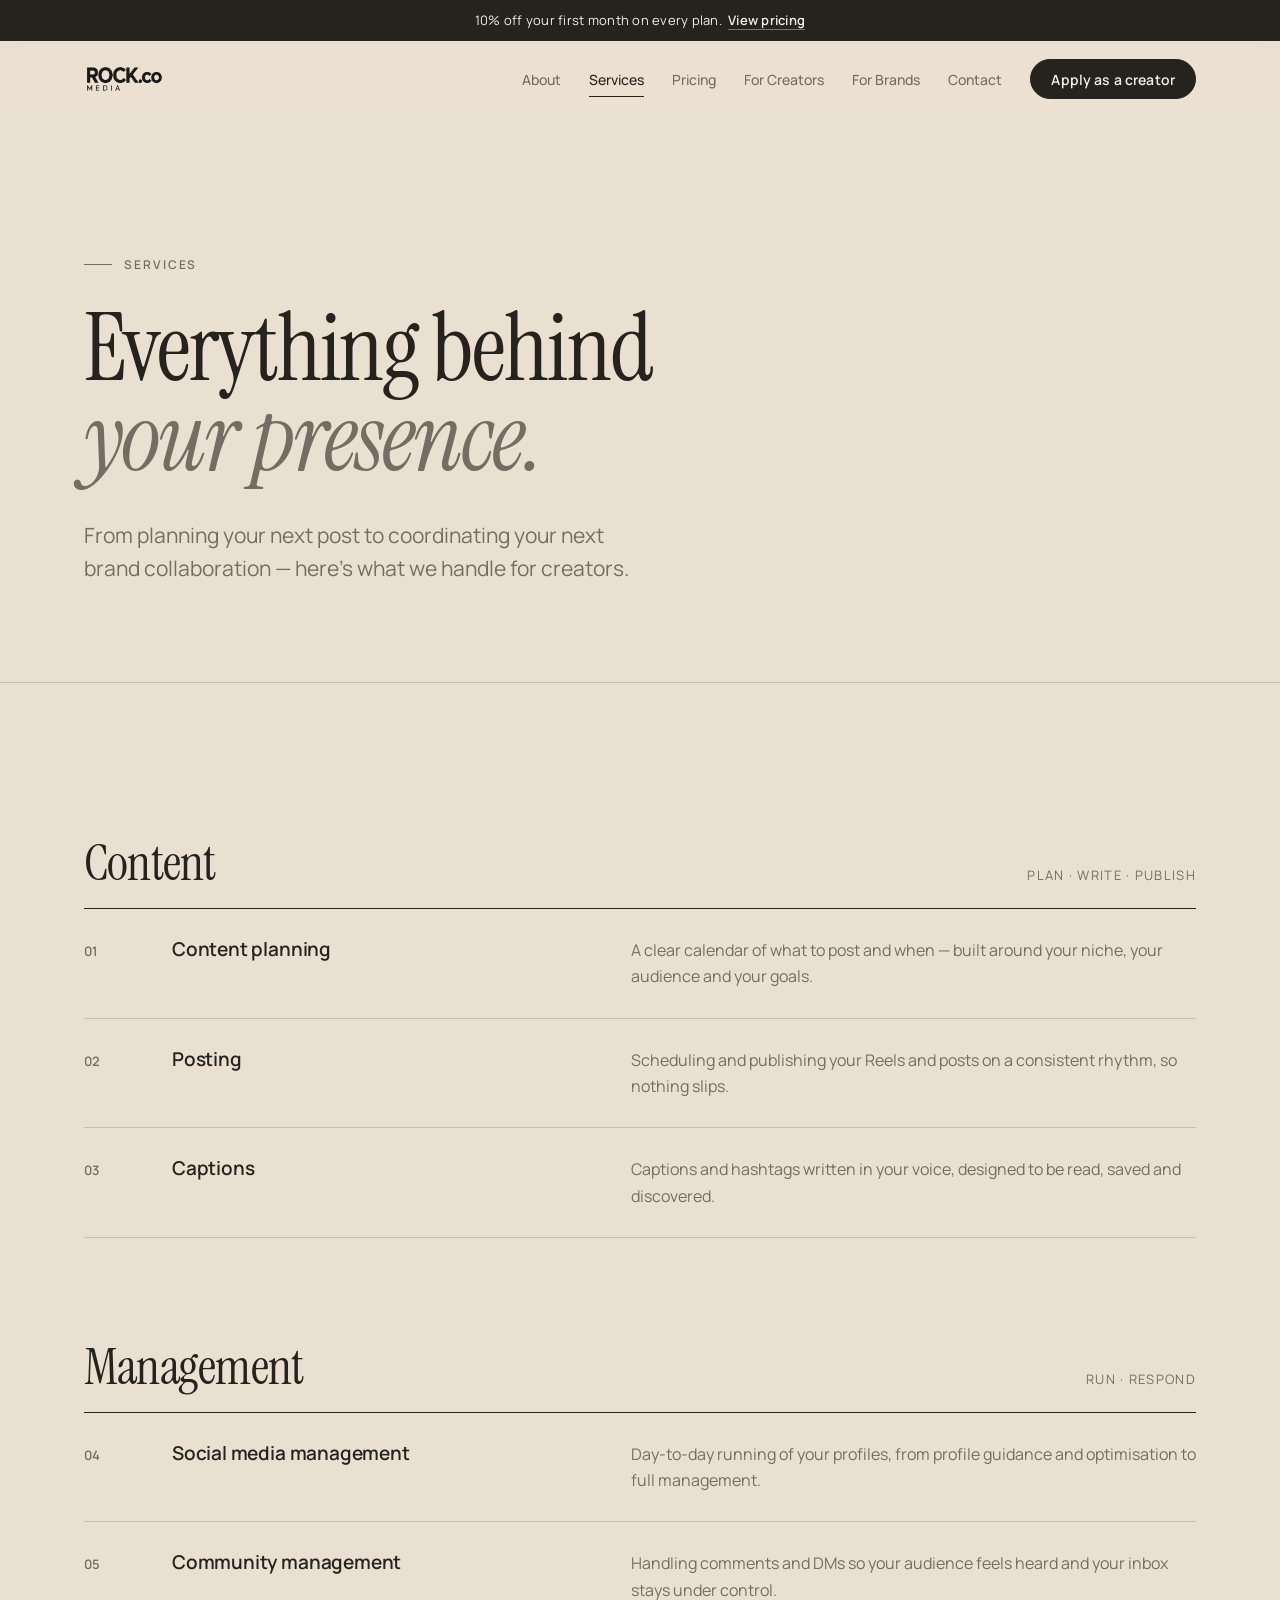
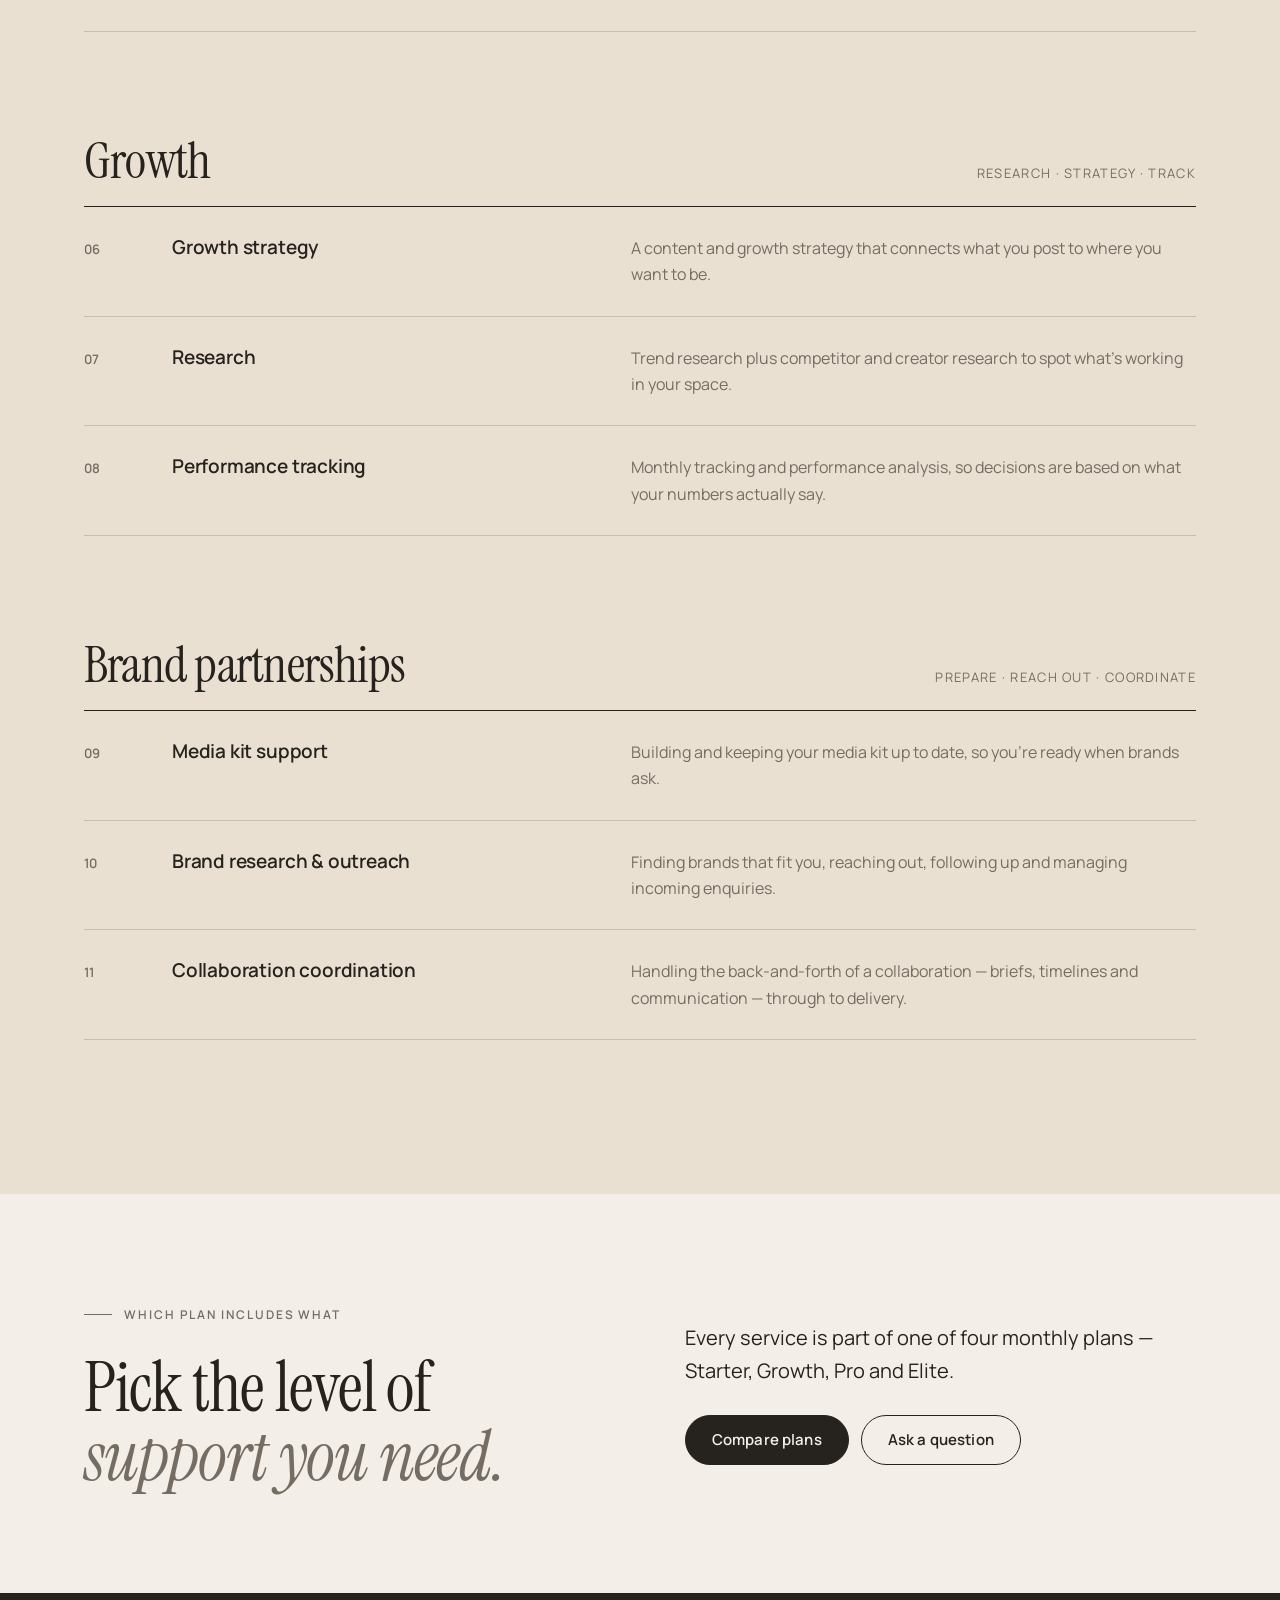
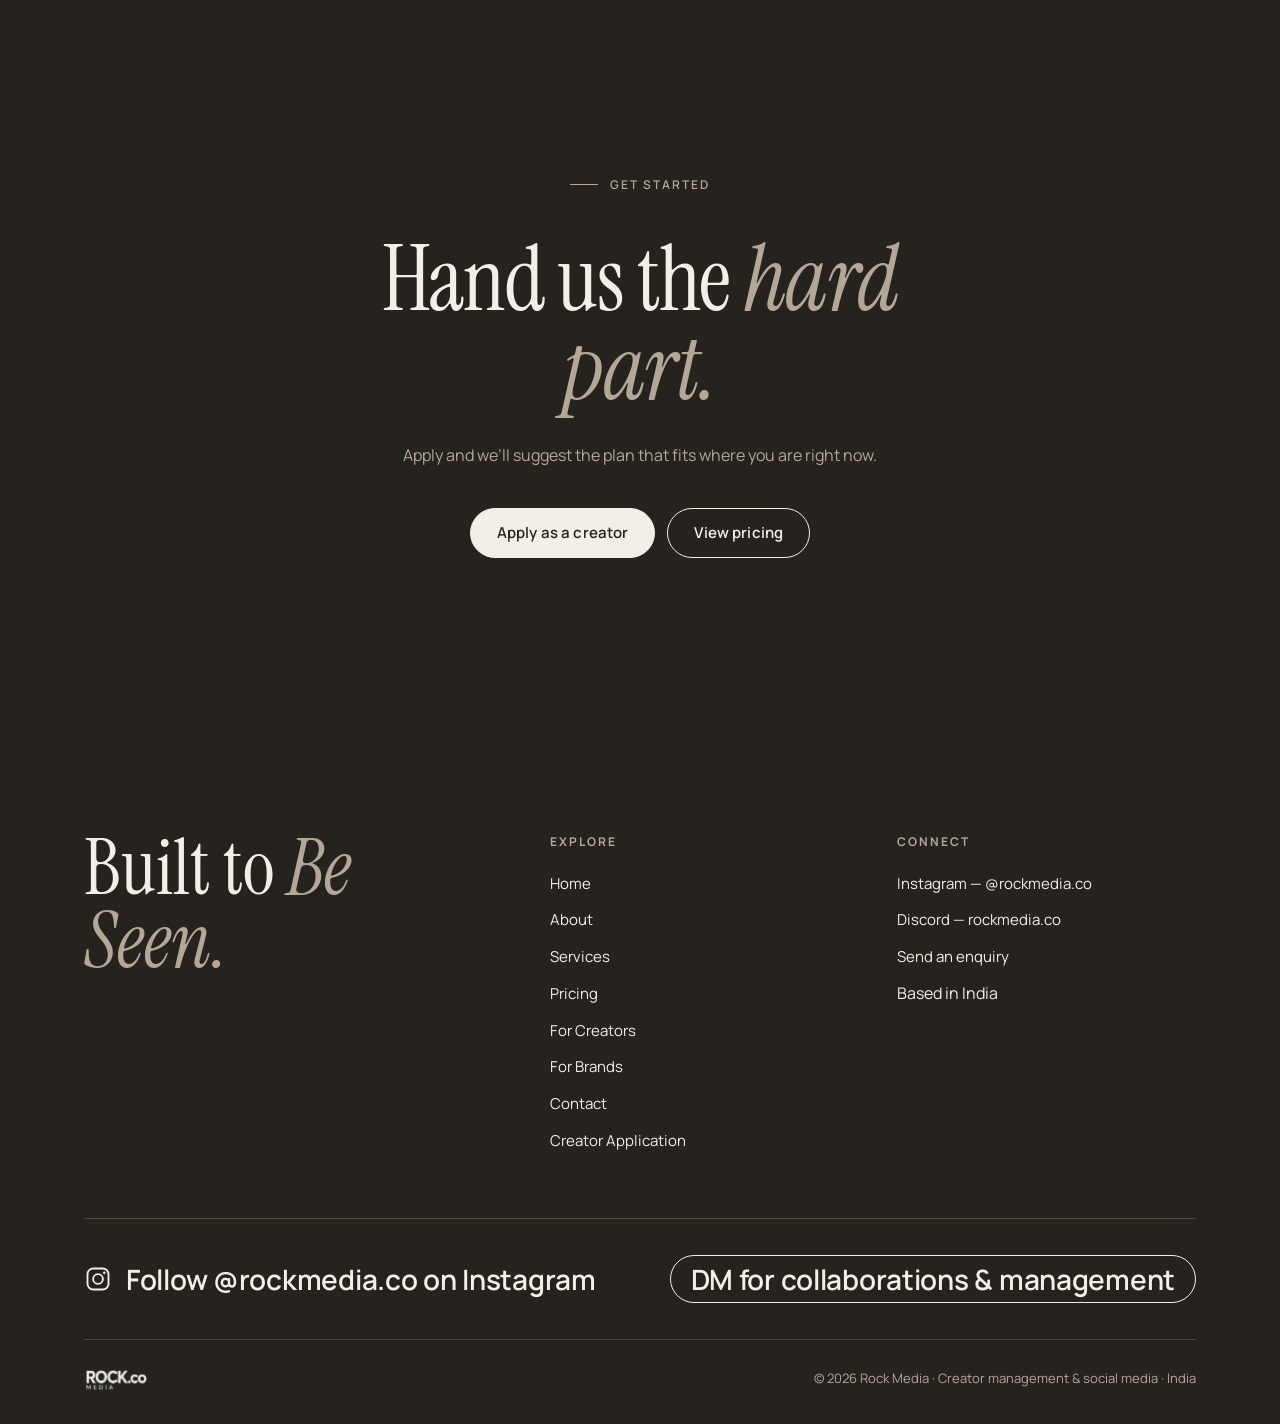
<file: services.html>
<!DOCTYPE html>
<html lang="en">
<head>
  <meta charset="UTF-8" />
  <meta name="viewport" content="width=device-width, initial-scale=1.0" />
  <title>Services — Rock Media</title>
  <meta name="description" content="Content planning, social media management, posting, captions, community management, growth strategy, research, performance tracking, media kits, brand outreach and collaboration coordination." />
  <meta name="theme-color" content="#eae0d2" />
  <meta property="og:title" content="Services — Rock Media" />
  <meta property="og:description" content="Content planning, social media management, posting, captions, community management, growth strategy, research, performance tracking, media kits, brand outreach and collaboration coordination." />
  <meta property="og:type" content="website" />
  <link rel="icon" href="favicon.svg" type="image/svg+xml" />
  <link rel="preconnect" href="https://fonts.googleapis.com" />
  <link rel="preconnect" href="https://fonts.gstatic.com" crossorigin />
  <link href="https://fonts.googleapis.com/css2?family=Instrument+Serif:ital@0;1&family=Manrope:wght@400;500;600;700;800&display=swap" rel="stylesheet" />
  <link rel="stylesheet" href="styles.css" />
</head>
<body data-page="services">
  <a class="skip-link" href="#main">Skip to content</a>

  <div class="offer-bar">10% off your first month on every plan.<a href="pricing.html">View pricing</a></div>

  <header class="site-header">
    <div class="container header-inner">
      <a class="logo-link logo-link-nav" href="index.html" aria-label="Rock Media — home"><img class="logo" src="public/rockmediaco-logo.png" alt="Rock Media" /></a>
      <button class="nav-toggle" type="button" aria-expanded="false" aria-controls="site-nav">
        <span class="nav-toggle-label">Menu</span><span class="nav-toggle-bars" aria-hidden="true"></span>
      </button>
      <nav class="site-nav" id="site-nav" aria-label="Main">
        <a href="about.html" data-nav="about">About</a>
        <a href="services.html" data-nav="services">Services</a>
        <a href="pricing.html" data-nav="pricing">Pricing</a>
        <a href="creators.html" data-nav="creators">For Creators</a>
        <a href="brands.html" data-nav="brands">For Brands</a>
        <a href="contact.html" data-nav="contact">Contact</a>
        <a class="btn btn-primary btn-sm" href="apply.html" data-nav="apply">Apply as a creator</a>
      </nav>
    </div>
  </header>

  <main id="main">

    <section class="page-head">
      <div class="container">
        <p class="eyebrow">Services</p>
        <h1>Everything behind <em>your presence.</em></h1>
        <p class="lede">From planning your next post to coordinating your next brand collaboration — here’s what we handle for creators.</p>
      </div>
    </section>

    <section class="section">
      <div class="container">
        <div class="service-group reveal">
          <div class="service-group-head"><h2>Content</h2><span>Plan · Write · Publish</span></div>
          <ul class="service-rows">
            <li><span class="idx">01</span><h3>Content planning</h3><p>A clear calendar of what to post and when — built around your niche, your audience and your goals.</p></li>
            <li><span class="idx">02</span><h3>Posting</h3><p>Scheduling and publishing your Reels and posts on a consistent rhythm, so nothing slips.</p></li>
            <li><span class="idx">03</span><h3>Captions</h3><p>Captions and hashtags written in your voice, designed to be read, saved and discovered.</p></li>
          </ul>
        </div>
        <div class="service-group reveal">
          <div class="service-group-head"><h2>Management</h2><span>Run · Respond</span></div>
          <ul class="service-rows">
            <li><span class="idx">04</span><h3>Social media management</h3><p>Day-to-day running of your profiles, from profile guidance and optimisation to full management.</p></li>
            <li><span class="idx">05</span><h3>Community management</h3><p>Handling comments and DMs so your audience feels heard and your inbox stays under control.</p></li>
          </ul>
        </div>
        <div class="service-group reveal">
          <div class="service-group-head"><h2>Growth</h2><span>Research · Strategy · Track</span></div>
          <ul class="service-rows">
            <li><span class="idx">06</span><h3>Growth strategy</h3><p>A content and growth strategy that connects what you post to where you want to be.</p></li>
            <li><span class="idx">07</span><h3>Research</h3><p>Trend research plus competitor and creator research to spot what’s working in your space.</p></li>
            <li><span class="idx">08</span><h3>Performance tracking</h3><p>Monthly tracking and performance analysis, so decisions are based on what your numbers actually say.</p></li>
          </ul>
        </div>
        <div class="service-group reveal">
          <div class="service-group-head"><h2>Brand partnerships</h2><span>Prepare · Reach out · Coordinate</span></div>
          <ul class="service-rows">
            <li><span class="idx">09</span><h3>Media kit support</h3><p>Building and keeping your media kit up to date, so you’re ready when brands ask.</p></li>
            <li><span class="idx">10</span><h3>Brand research & outreach</h3><p>Finding brands that fit you, reaching out, following up and managing incoming enquiries.</p></li>
            <li><span class="idx">11</span><h3>Collaboration coordination</h3><p>Handling the back-and-forth of a collaboration — briefs, timelines and communication — through to delivery.</p></li>
          </ul>
        </div>
      </div>
    </section>

    <section class="section-tight surface">
      <div class="container split-even" style="align-items:center">
        <div class="reveal">
          <p class="eyebrow">Which plan includes what</p>
          <h2>Pick the level of <em>support you need.</em></h2>
        </div>
        <div class="prose reveal">
          <p class="lead">Every service is part of one of four monthly plans — Starter, Growth, Pro and Elite.</p>
          <div class="actions" style="margin-top:28px">
            <a class="btn btn-primary" href="pricing.html">Compare plans</a>
            <a class="btn btn-ghost" href="contact.html?type=pricing">Ask a question</a>
          </div>
        </div>
      </div>
    </section>

    <section class="section dark cta-band">
      <div class="container reveal">
        <p class="eyebrow">Get started</p>
        <h2>Hand us the <em>hard part.</em></h2>
        <p class="muted">Apply and we’ll suggest the plan that fits where you are right now.</p>
        <div class="actions">
          <a class="btn btn-solid-light" href="apply.html">Apply as a creator</a>
          <a class="btn btn-light" href="pricing.html">View pricing</a>
        </div>
      </div>
    </section>
  </main>

  <footer class="site-footer">
    <div class="container">
      <div class="footer-top">
        <p class="footer-tagline">Built to <em>Be Seen.</em></p>
        <div class="footer-col">
          <h4>Explore</h4>
          <ul>
            <li><a href="index.html">Home</a></li>
            <li><a href="about.html">About</a></li>
            <li><a href="services.html">Services</a></li>
            <li><a href="pricing.html">Pricing</a></li>
            <li><a href="creators.html">For Creators</a></li>
            <li><a href="brands.html">For Brands</a></li>
            <li><a href="contact.html">Contact</a></li>
            <li><a href="apply.html">Creator Application</a></li>
          </ul>
        </div>
        <div class="footer-col">
          <h4>Connect</h4>
          <ul>
            <li><a href="https://www.instagram.com/rockmedia.co/" target="_blank" rel="noopener">Instagram — @rockmedia.co</a></li>
            <li><a href="https://discord.com/users/1553049203423449141" target="_blank" rel="noopener">Discord — rockmedia.co</a></li>
            <li><a href="contact.html">Send an enquiry</a></li>
            <li><span>Based in India</span></li>
          </ul>
        </div>
      </div>
      <div class="footer-ig">
        <a href="https://www.instagram.com/rockmedia.co/" target="_blank" rel="noopener"><svg viewBox="0 0 24 24" aria-hidden="true"><rect x="3" y="3" width="18" height="18" rx="5" fill="none" stroke="currentColor" stroke-width="1.6"/><circle cx="12" cy="12" r="4.2" fill="none" stroke="currentColor" stroke-width="1.6"/><circle cx="17.4" cy="6.6" r="1.1" fill="currentColor"/></svg>Follow @rockmedia.co on Instagram</a>
        <a class="btn btn-light btn-sm" href="https://ig.me/m/rockmedia.co" target="_blank" rel="noopener">DM for collaborations &amp; management</a>
      </div>
      <div class="footer-bottom">
        <span class="logo-link logo-link-footer"><img class="logo" src="public/rockmediaco-logo.png" alt="Rock Media" /></span>
        <span>© <span data-year>2026</span> Rock Media · Creator management &amp; social media · India</span>
      </div>
    </div>
  </footer>

  <script src="script.js"></script>
</body>
</html>
</file>
<file: styles.css>
/* =========================================================
   Rock Media — Built to Be Seen.
   ========================================================= */

:root {
  --bg: #eae0d2;
  --surface: #f3eee7;
  --ink: #26231f;
  --muted: #756d63;
  --line: #c9bdae;

  --serif: "Instrument Serif", "Times New Roman", serif;
  --sans: "Manrope", system-ui, -apple-system, sans-serif;

  --pad: clamp(20px, 5vw, 64px);
  --max: 1240px;
  --radius: 4px;
  --ease: cubic-bezier(0.2, 0.7, 0.2, 1);
}

*, *::before, *::after { box-sizing: border-box; }
* { margin: 0; padding: 0; }

html { scroll-behavior: smooth; -webkit-text-size-adjust: 100%; }

body {
  background: var(--bg);
  color: var(--ink);
  font-family: var(--sans);
  font-size: 16px;
  line-height: 1.65;
  -webkit-font-smoothing: antialiased;
  overflow-x: hidden;
}

a { color: inherit; text-decoration: none; }
img, iframe { max-width: 100%; }
button, input, select, textarea { font: inherit; color: inherit; }
:focus-visible { outline: 2px solid var(--ink); outline-offset: 3px; }

.container { width: 100%; max-width: var(--max); margin: 0 auto; padding: 0 var(--pad); }

.skip-link {
  position: absolute; left: 12px; top: -60px; z-index: 100;
  background: var(--ink); color: var(--surface); padding: 10px 16px;
}
.skip-link:focus { top: 12px; }

/* ---------- Type ---------- */
h1, h2, h3 { font-weight: 400; }
.display, h1 {
  font-family: var(--serif);
  font-size: clamp(52px, 9vw, 128px);
  line-height: 0.95;
  letter-spacing: -0.02em;
}
h2 {
  font-family: var(--serif);
  font-size: clamp(38px, 5.4vw, 72px);
  line-height: 1;
  letter-spacing: -0.015em;
}
h3 {
  font-family: var(--sans);
  font-size: 19px;
  font-weight: 600;
  letter-spacing: -0.01em;
  line-height: 1.3;
}
em { font-style: italic; }
h1 em, h2 em { color: var(--muted); }

.eyebrow {
  display: inline-flex;
  align-items: center;
  gap: 12px;
  font-size: 12px;
  font-weight: 600;
  letter-spacing: 0.16em;
  text-transform: uppercase;
  color: var(--muted);
  margin-bottom: 28px;
}
.eyebrow::before { content: ""; width: 28px; height: 1px; background: currentColor; }

.lede { font-size: clamp(18px, 1.7vw, 21px); line-height: 1.6; color: var(--ink); max-width: 560px; }
.muted { color: var(--muted); }
.small { font-size: 14px; }

/* ---------- Buttons ---------- */
.btn {
  display: inline-flex;
  align-items: center;
  justify-content: center;
  gap: 10px;
  min-height: 50px;
  padding: 0 26px;
  border: 1px solid var(--ink);
  border-radius: 999px;
  background: transparent;
  font-size: 15px;
  font-weight: 600;
  letter-spacing: 0.01em;
  cursor: pointer;
  transition: background 0.25s var(--ease), color 0.25s var(--ease), transform 0.25s var(--ease);
}
.btn:hover { transform: translateY(-2px); }
.btn-primary { background: var(--ink); color: var(--surface); }
.btn-primary:hover { background: #3a362f; }
.btn-ghost:hover { background: var(--ink); color: var(--surface); }
.btn-light { border-color: var(--surface); color: var(--surface); }
.btn-light:hover { background: var(--surface); color: var(--ink); }
.btn-solid-light { background: var(--surface); color: var(--ink); border-color: var(--surface); }
.btn-solid-light:hover { background: var(--bg); }
.btn-sm { min-height: 40px; padding: 0 20px; font-size: 14px; }
.btn-block { width: 100%; }
.btn[disabled] { opacity: 0.6; cursor: progress; transform: none; }

.link-arrow {
  display: inline-flex; align-items: center; gap: 8px;
  font-weight: 600; font-size: 15px;
  border-bottom: 1px solid var(--line);
  padding-bottom: 3px;
  transition: border-color 0.25s, gap 0.25s var(--ease);
}
.link-arrow:hover { border-color: var(--ink); gap: 12px; }
.link-arrow::after { content: "→"; }

.actions { display: flex; flex-wrap: wrap; gap: 12px; }

/* ---------- Offer bar ---------- */
.offer-bar {
  background: var(--ink);
  color: var(--surface);
  text-align: center;
  font-size: 13px;
  letter-spacing: 0.02em;
  padding: 10px var(--pad);
}
.offer-bar a { border-bottom: 1px solid rgba(243, 238, 231, 0.4); margin-left: 6px; font-weight: 600; }
.offer-bar a:hover { border-color: var(--surface); }

/* ---------- Header ---------- */
.site-header {
  position: sticky;
  top: 0;
  z-index: 50;
  border-bottom: 1px solid transparent;
  transition: border-color 0.3s;
}
/* Blur lives on a pseudo-element: backdrop-filter on the header itself would
   trap the fixed-position mobile menu inside the header box. */
.site-header::before {
  content: ""; position: absolute; inset: 0; z-index: -1;
  background: rgba(234, 224, 210, 0.9);
  backdrop-filter: saturate(140%) blur(12px);
  -webkit-backdrop-filter: saturate(140%) blur(12px);
}
.nav-open .site-header::before { background: var(--bg); }
.site-header.scrolled { border-bottom-color: var(--line); }
.header-inner { display: flex; align-items: center; justify-content: space-between; height: 76px; gap: 24px; }

.logo-link { display: inline-flex; align-items: center; }
.logo { display: block; width: auto; }
.logo-link-nav .logo { height: 30px; }
.logo-link-footer .logo { height: 24px; filter: invert(1); }
.logo-embed { height: 52px; margin-bottom: 4px; }

.site-nav { display: flex; align-items: center; gap: clamp(16px, 2.2vw, 32px); font-size: 14px; font-weight: 500; }
.site-nav a:not(.btn) { position: relative; padding: 4px 0; color: var(--muted); transition: color 0.2s; }
.site-nav a:not(.btn):hover, .site-nav a:not(.btn)[aria-current="page"] { color: var(--ink); }
.site-nav a:not(.btn)[aria-current="page"]::after {
  content: ""; position: absolute; left: 0; right: 0; bottom: -2px; height: 1px; background: var(--ink);
}

.nav-toggle {
  display: none;
  align-items: center;
  gap: 10px;
  background: none;
  border: 0;
  cursor: pointer;
  font-size: 14px;
  font-weight: 600;
  padding: 8px 0;
}
.nav-toggle-bars { position: relative; width: 22px; height: 10px; }
.nav-toggle-bars::before, .nav-toggle-bars::after {
  content: ""; position: absolute; left: 0; width: 100%; height: 1.5px; background: var(--ink);
  transition: transform 0.3s var(--ease), top 0.3s var(--ease);
}
.nav-toggle-bars::before { top: 0; }
.nav-toggle-bars::after { top: 8px; }
.nav-open .nav-toggle-bars::before { top: 4px; transform: rotate(45deg); }
.nav-open .nav-toggle-bars::after { top: 4px; transform: rotate(-45deg); }

/* ---------- Sections ---------- */
.section { padding: clamp(88px, 12vw, 160px) 0; }
.section-tight { padding: clamp(64px, 8vw, 104px) 0; }
.surface { background: var(--surface); }
.dark { background: var(--ink); color: var(--surface); }
.dark .eyebrow, .dark .muted, .dark h2 em { color: #b3a898; }
.rule { border: 0; border-top: 1px solid var(--line); }

.section-head { display: grid; grid-template-columns: 1fr 1fr; gap: 40px 64px; align-items: end; margin-bottom: clamp(48px, 7vw, 88px); }
.section-head p { color: var(--muted); max-width: 460px; justify-self: end; }

/* ---------- Home hero ---------- */
.hero { position: relative; padding: clamp(72px, 12vw, 150px) 0 clamp(72px, 10vw, 120px); overflow: hidden; }
.hero .display { max-width: 11ch; position: relative; z-index: 1; }
.hero-ring {
  position: absolute;
  right: calc(var(--pad) * -1 - 8vw);
  top: 50%;
  width: min(62vw, 720px);
  aspect-ratio: 1;
  translate: 0 -50%;
  border: 1px solid var(--line);
  border-radius: 50%;
  pointer-events: none;
}
.hero-ring::after {
  content: ""; position: absolute; inset: 9%; border: 1px solid var(--line); border-radius: 50%;
}
.hero-foot {
  position: relative; z-index: 1;
  display: grid; grid-template-columns: minmax(0, 1fr) auto; gap: 32px 64px; align-items: end;
  margin-top: clamp(48px, 7vw, 88px);
  padding-top: 32px;
  border-top: 1px solid var(--line);
}

/* ---------- Page head (inner pages) ---------- */
.page-head { padding: clamp(64px, 10vw, 128px) 0 clamp(56px, 8vw, 96px); border-bottom: 1px solid var(--line); }
.page-head h1 { font-size: clamp(46px, 7.4vw, 104px); max-width: 14ch; }
.page-head .lede { margin-top: 36px; color: var(--muted); }

/* ---------- Grids ---------- */
.split { display: grid; grid-template-columns: 5fr 7fr; gap: clamp(40px, 7vw, 112px); }
.split-even { display: grid; grid-template-columns: 1fr 1fr; gap: clamp(40px, 7vw, 112px); align-items: start; }
.statement { font-family: var(--serif); font-size: clamp(30px, 3.6vw, 48px); line-height: 1.12; letter-spacing: -0.01em; }
.prose p + p { margin-top: 20px; }
.prose p { color: var(--muted); font-size: 17px; }
.prose p.lead { color: var(--ink); font-size: 20px; }

.pillars { display: grid; grid-template-columns: repeat(4, 1fr); border-top: 1px solid var(--ink); }
.pillar { padding: 32px 28px 36px 0; border-right: 1px solid var(--line); }
.pillar + .pillar { padding-left: 28px; }
.pillar:last-child { border-right: 0; }
.pillar .num { font-family: var(--serif); font-size: 44px; line-height: 1; color: var(--muted); display: block; margin-bottom: 40px; }
.pillar p { color: var(--muted); font-size: 15px; margin-top: 10px; }

.cards { display: grid; grid-template-columns: repeat(3, 1fr); gap: 16px; }
.cards.two { grid-template-columns: repeat(2, 1fr); }
.card { background: var(--surface); padding: 36px 32px; border-radius: var(--radius); }
.card h3 { margin-bottom: 10px; }
.card p { color: var(--muted); font-size: 15px; }
.surface .card { background: var(--bg); }

/* Steps */
.steps { list-style: none; border-top: 1px solid var(--ink); counter-reset: step; }
.steps li {
  display: grid;
  grid-template-columns: 96px minmax(0, 1fr) minmax(0, 1.2fr);
  gap: 24px;
  align-items: baseline;
  padding: 32px 0;
  border-bottom: 1px solid var(--line);
  counter-increment: step;
}
.steps li::before { content: counter(step, decimal-leading-zero); font-family: var(--serif); font-size: 30px; color: var(--muted); }
.steps h3 { font-size: clamp(20px, 2vw, 26px); font-weight: 600; }
.steps p { color: var(--muted); }
.dark .steps { border-color: var(--surface); }
.dark .steps li { border-color: rgba(201, 189, 174, 0.3); }

/* Service list */
.service-group + .service-group { margin-top: clamp(64px, 8vw, 104px); }
.service-group-head { display: flex; justify-content: space-between; align-items: baseline; gap: 24px; padding-bottom: 20px; border-bottom: 1px solid var(--ink); }
.service-group-head h2 { font-size: clamp(32px, 4vw, 52px); }
.service-group-head span { font-size: 13px; color: var(--muted); letter-spacing: 0.1em; text-transform: uppercase; }
.service-rows { list-style: none; }
.service-rows li {
  display: grid; grid-template-columns: 64px minmax(0, 1fr) minmax(0, 1.3fr); gap: 24px;
  padding: 28px 0; border-bottom: 1px solid var(--line); align-items: baseline;
  transition: padding-left 0.35s var(--ease);
}
.service-rows li:hover { padding-left: 10px; }
.service-rows .idx { font-size: 13px; color: var(--muted); font-weight: 600; }
.service-rows p { color: var(--muted); }

/* Checklist */
.checklist { list-style: none; }
.checklist li { position: relative; padding: 14px 0 14px 32px; border-bottom: 1px solid var(--line); }
.checklist li::before {
  content: ""; position: absolute; left: 2px; top: 23px; width: 12px; height: 6px;
  border-left: 1.5px solid var(--ink); border-bottom: 1.5px solid var(--ink); transform: rotate(-45deg);
}
.checklist li:first-child { border-top: 1px solid var(--line); }

/* ---------- Offer ---------- */
.offer {
  display: flex; align-items: center; justify-content: space-between; gap: 24px; flex-wrap: wrap;
  padding: 24px 28px; border: 1px solid var(--ink); border-radius: var(--radius);
  background: var(--surface);
}
.offer strong { font-family: var(--serif); font-weight: 400; font-size: clamp(24px, 2.6vw, 32px); line-height: 1.1; display: block; }
.offer-tag {
  display: inline-block; font-size: 11px; font-weight: 700; letter-spacing: 0.16em; text-transform: uppercase;
  background: var(--ink); color: var(--surface); padding: 5px 10px; border-radius: 999px; margin-bottom: 10px;
}

/* ---------- Pricing ---------- */
.plans { display: grid; grid-template-columns: repeat(4, 1fr); gap: 16px; align-items: stretch; }
.plan {
  display: flex; flex-direction: column;
  background: var(--surface);
  border: 1px solid var(--line);
  border-radius: var(--radius);
  padding: 32px 28px;
}
.plan-name { font-family: var(--sans); line-height: 1.3; font-size: 13px; font-weight: 700; letter-spacing: 0.16em; text-transform: uppercase; }
.plan-price { font-family: var(--serif); font-size: clamp(44px, 4.2vw, 56px); line-height: 1; margin-top: 24px; letter-spacing: -0.02em; white-space: nowrap; }
.plan-price small { font-family: var(--sans); font-size: 14px; color: var(--muted); letter-spacing: 0; margin-left: 4px; }
.plan-first { font-size: 13px; color: var(--muted); margin-top: 10px; min-height: 20px; }
.plan-first b { color: var(--ink); font-weight: 600; }
.plan-desc { font-size: 14px; color: var(--muted); margin-top: 18px; padding-bottom: 22px; border-bottom: 1px solid var(--line); min-height: 88px; }
.plan-inherit { font-size: 13px; font-weight: 700; margin-top: 22px; }
.plan ul { list-style: none; margin: 14px 0 32px; flex: 1; }
.plan li { position: relative; padding: 7px 0 7px 24px; font-size: 14.5px; line-height: 1.45; }
.plan li::before {
  content: ""; position: absolute; left: 1px; top: 13px; width: 10px; height: 5px;
  border-left: 1.5px solid currentColor; border-bottom: 1.5px solid currentColor; transform: rotate(-45deg);
}
.plan li.note { font-weight: 600; }
.plan-elite { background: var(--ink); color: var(--surface); border-color: var(--ink); }
.plan-elite .plan-price small, .plan-elite .plan-first, .plan-elite .plan-desc { color: #b3a898; }
.plan-elite .plan-first b { color: var(--surface); }
.plan-elite .plan-desc { border-color: rgba(201, 189, 174, 0.3); }

.fine-print { list-style: none; display: grid; grid-template-columns: repeat(3, 1fr); gap: 16px 40px; margin-top: 48px; font-size: 14px; color: var(--muted); }
.fine-print li { padding-top: 16px; border-top: 1px solid var(--line); }

/* ---------- Instagram embed ---------- */
.embed-wrap { display: flex; justify-content: center; }
.embed-wrap .instagram-media {
  margin: 0 !important; width: 100% !important; max-width: 440px !important; min-width: 0 !important;
  border: 1px solid var(--line) !important; border-radius: var(--radius) !important; box-shadow: none !important;
  background: var(--surface) !important;
}
.embed-fallback {
  display: flex; flex-direction: column; align-items: center; justify-content: center; gap: 14px;
  aspect-ratio: 4 / 5; padding: 32px; text-align: center;
}

/* ---------- Founder ---------- */
.founder { display: grid; grid-template-columns: auto 1fr; gap: clamp(32px, 6vw, 88px); align-items: center; }
.founder-mark {
  width: clamp(160px, 20vw, 240px); aspect-ratio: 1; border-radius: 50%;
  border: 1px solid var(--line); display: grid; place-items: center; position: relative;
  padding: 16%;
}
.founder-mark::after { content: ""; position: absolute; inset: 10px; border-radius: 50%; border: 1px solid var(--line); }
.founder-mark .logo-founder { width: 100%; height: auto; }
.founder-name { font-family: var(--serif); font-size: clamp(32px, 4vw, 44px); line-height: 1; margin: 6px 0 4px; }
.founder-role { font-size: 13px; font-weight: 700; letter-spacing: 0.16em; text-transform: uppercase; color: var(--muted); }
.founder-tags { color: var(--muted); margin-top: 8px; }
.founder blockquote { font-family: var(--serif); font-size: clamp(30px, 3.6vw, 48px); line-height: 1.1; margin-top: 28px; max-width: 22ch; }

/* ---------- Contact channels ---------- */
.channels { display: grid; gap: 0; border-top: 1px solid var(--ink); }
.channel {
  display: grid; grid-template-columns: 110px 1fr auto; gap: 16px; align-items: center;
  padding: 22px 0; border-bottom: 1px solid var(--line);
  background: none; border-left: 0; border-right: 0; border-top: 0; text-align: left; width: 100%;
}
button.channel, a.channel { cursor: pointer; }
.channel .label { font-size: 12px; font-weight: 700; letter-spacing: 0.14em; text-transform: uppercase; color: var(--muted); }
.channel .value { font-size: 18px; font-weight: 600; }
.channel .hint { font-size: 13px; color: var(--muted); transition: color 0.2s; }
a.channel:hover .hint, button.channel:hover .hint { color: var(--ink); }

/* ---------- Forms ---------- */
.form { display: grid; gap: 22px; }
.form[hidden] { display: none; }
.form-grid { display: grid; grid-template-columns: 1fr 1fr; gap: 22px; }
.form-grid .full { grid-column: 1 / -1; }
.fieldset { border: 0; display: grid; gap: 22px; min-width: 0; }
.fieldset + .fieldset { margin-top: 32px; padding-top: 40px; border-top: 1px solid var(--line); }
.fieldset legend {
  font-family: var(--serif); font-size: clamp(28px, 3vw, 36px); line-height: 1.1; margin-bottom: 26px; float: left; width: 100%;
}
.fieldset legend + * { clear: both; }
.fieldset legend small { display: block; font-family: var(--sans); font-size: 13px; color: var(--muted); margin-top: 6px; }

.field { display: grid; gap: 8px; min-width: 0; }
.field > label, .field > .label { font-size: 13px; font-weight: 600; letter-spacing: 0.02em; }
.field .opt { font-weight: 400; color: var(--muted); }
.input {
  width: 100%;
  min-height: 52px;
  padding: 14px 16px;
  background: var(--surface);
  border: 1px solid var(--line);
  border-radius: var(--radius);
  font-size: 16px;
  transition: border-color 0.2s, background 0.2s;
  appearance: none;
  -webkit-appearance: none;
}
.input::placeholder { color: #a39a8f; }
.input:hover { border-color: var(--muted); }
.input:focus { outline: none; border-color: var(--ink); background: #fbf8f4; }
textarea.input { min-height: 140px; resize: vertical; line-height: 1.55; }
select.input {
  background-image: linear-gradient(45deg, transparent 50%, var(--ink) 50%), linear-gradient(135deg, var(--ink) 50%, transparent 50%);
  background-position: calc(100% - 22px) 23px, calc(100% - 17px) 23px;
  background-size: 5px 5px;
  background-repeat: no-repeat;
  padding-right: 44px;
  cursor: pointer;
}
.surface .input { background-color: var(--bg); }
.field.invalid .input { border-color: #9a3b2a; }
.field-error { font-size: 13px; color: #9a3b2a; }
.field-error:empty { display: none; }
.help { font-size: 13px; color: var(--muted); }

.chips { display: flex; flex-wrap: wrap; gap: 8px; }
.chip { position: relative; }
.chip input { position: absolute; opacity: 0; inset: 0; cursor: pointer; }
.chip span {
  display: inline-flex; align-items: center; min-height: 42px; padding: 0 18px;
  border: 1px solid var(--line); border-radius: 999px; font-size: 14px; font-weight: 500;
  background: var(--surface); transition: all 0.2s;
}
.chip input:hover + span { border-color: var(--muted); }
.chip input:checked + span { background: var(--ink); border-color: var(--ink); color: var(--surface); }
.chip input:focus-visible + span { outline: 2px solid var(--ink); outline-offset: 2px; }

.check { display: flex; gap: 12px; align-items: flex-start; font-size: 14px; color: var(--muted); cursor: pointer; }
.check input { width: 18px; height: 18px; margin-top: 2px; accent-color: var(--ink); flex: none; cursor: pointer; }

.hp { position: absolute !important; left: -9999px !important; width: 1px; height: 1px; overflow: hidden; }

.form-status { font-size: 14px; color: #9a3b2a; }
.form-status:empty { display: none; }

.form-panel { background: var(--surface); padding: clamp(24px, 4vw, 48px); border-radius: var(--radius); }
.surface .form-panel { background: var(--bg); }

.form-success { display: grid; gap: 20px; }
.form-success[hidden] { display: none; }
.form-success h3 { font-family: var(--serif); font-weight: 400; font-size: clamp(32px, 3.6vw, 44px); line-height: 1.05; }
.form-success .summary {
  white-space: pre-wrap; font-family: var(--sans); font-size: 14px; line-height: 1.6; background: var(--bg); border: 1px solid var(--line);
  padding: 18px; border-radius: var(--radius); max-height: 280px; overflow: auto;
}
.surface .form-success .summary { background: var(--surface); }
.form-success .steps-mini { list-style: none; counter-reset: s; display: grid; gap: 8px; font-size: 15px; color: var(--muted); }
.form-success .steps-mini li { counter-increment: s; }
.form-success .steps-mini li::before { content: counter(s) ". "; font-weight: 700; color: var(--ink); }

/* Sticky aside */
.aside-sticky { position: sticky; top: 108px; }
.aside-block + .aside-block { margin-top: 40px; }
.aside-block h3 { margin-bottom: 14px; }

/* ---------- CTA band ---------- */
.cta-band { text-align: center; }
.cta-band h2 { font-size: clamp(44px, 7vw, 96px); max-width: 14ch; margin: 0 auto; }
.cta-band p { margin: 28px auto 40px; max-width: 520px; }
.cta-band .actions { justify-content: center; }

/* ---------- Footer ---------- */
.site-footer { background: var(--ink); color: var(--surface); padding: clamp(72px, 10vw, 120px) 0 32px; }
.footer-top { display: grid; grid-template-columns: 1.4fr 1fr 1fr; gap: 48px; padding-bottom: 64px; border-bottom: 1px solid rgba(201, 189, 174, 0.25); }
.footer-tagline { font-family: var(--serif); font-size: clamp(44px, 6vw, 80px); line-height: 0.95; }
.footer-tagline em { color: #b3a898; }
.footer-col h4 { font-size: 12px; font-weight: 700; letter-spacing: 0.16em; text-transform: uppercase; color: #b3a898; margin-bottom: 18px; }
.footer-col ul { list-style: none; display: grid; gap: 10px; }
.footer-col a, .footer-col button { background: none; border: 0; padding: 0; cursor: pointer; font-size: 15px; transition: opacity 0.2s; text-align: left; }
.footer-col a:hover, .footer-col button:hover { opacity: 0.65; }
.footer-ig {
  display: flex; align-items: center; justify-content: space-between; gap: 20px; flex-wrap: wrap;
  padding: 36px 0; border-bottom: 1px solid rgba(201, 189, 174, 0.25);
}
.footer-ig a { display: inline-flex; align-items: center; gap: 14px; font-size: clamp(20px, 2.4vw, 28px); font-weight: 600; letter-spacing: -0.01em; }
.footer-ig a svg { width: 28px; height: 28px; flex: none; }
.footer-ig a:hover { opacity: 0.75; }
.footer-bottom { display: flex; justify-content: space-between; gap: 16px; flex-wrap: wrap; padding-top: 28px; font-size: 13px; color: #b3a898; }
.footer-bottom .logo-link { align-items: center; }

/* ---------- Toast ---------- */
.toast {
  position: fixed; left: 50%; bottom: 24px; z-index: 80;
  translate: -50% 20px; opacity: 0; pointer-events: none;
  background: var(--ink); color: var(--surface); font-size: 14px; font-weight: 500;
  padding: 12px 20px; border-radius: 999px;
  transition: opacity 0.3s, translate 0.3s var(--ease);
}
.toast.show { opacity: 1; translate: -50% 0; }

/* ---------- Reveal ---------- */
.js .reveal { opacity: 0; transform: translateY(20px); transition: opacity 0.9s var(--ease), transform 0.9s var(--ease); }
.js .reveal.in { opacity: 1; transform: none; }

@media (prefers-reduced-motion: reduce) {
  html { scroll-behavior: auto; }
  .js .reveal { opacity: 1; transform: none; transition: none; }
  * { transition-duration: 0.01ms !important; }
}

/* ---------- Responsive ---------- */
@media (max-width: 1100px) {
  .plans { grid-template-columns: repeat(2, 1fr); }
  .plan-desc { min-height: 0; }
}

@media (max-width: 960px) {
  .nav-toggle { display: inline-flex; }
  .site-nav {
    position: fixed; left: 0; right: 0; bottom: 0; top: var(--header-offset, 76px);
    flex-direction: column; align-items: stretch; gap: 0;
    background: var(--bg); padding: 16px var(--pad) 40px;
    overflow-y: auto;
    opacity: 0; visibility: hidden; translate: 0 -8px;
    transition: opacity 0.3s, translate 0.3s var(--ease), visibility 0.3s;
  }
  .nav-open .site-nav { opacity: 1; visibility: visible; translate: 0 0; }
  .site-nav a:not(.btn) {
    font-family: var(--serif); font-size: 34px; line-height: 1.2; color: var(--ink); padding: 12px 0;
    border-bottom: 1px solid var(--line);
  }
  .site-nav a[aria-current="page"]::after { display: none; }
  .site-nav a:not(.btn)[aria-current="page"] { color: var(--muted); }
  .site-nav .btn { margin-top: 28px; min-height: 54px; font-size: 16px; }
  body.nav-open { overflow: hidden; }

  .section-head, .split, .split-even, .founder { grid-template-columns: 1fr; }
  .section-head p { justify-self: start; }
  .pillars { grid-template-columns: 1fr 1fr; }
  .pillar { border-right: 0; padding: 28px 0 32px !important; border-bottom: 1px solid var(--line); }
  .pillar:nth-child(odd) { padding-right: 20px !important; border-right: 1px solid var(--line); }
  .pillar:nth-child(even) { padding-left: 20px !important; }
  .pillar .num { margin-bottom: 20px; }
  .cards { grid-template-columns: 1fr 1fr; }
  .steps li { grid-template-columns: 56px 1fr; }
  .steps li p { grid-column: 2; }
  .service-rows li { grid-template-columns: 40px 1fr; gap: 8px 16px; }
  .service-rows li p { grid-column: 2; }
  .fine-print { grid-template-columns: 1fr; }
  .footer-top { grid-template-columns: 1fr 1fr; }
  .footer-tagline { grid-column: 1 / -1; }
  .aside-sticky { position: static; }
  .hero-foot { grid-template-columns: 1fr; }
  .hero-ring { width: 90vw; right: -40vw; top: 34%; }
}

@media (max-width: 640px) {
  .hero .display { font-size: clamp(64px, 18vw, 96px); }
  .eyebrow { letter-spacing: 0.1em; }
  .cards, .cards.two, .plans, .form-grid { grid-template-columns: 1fr; }
  .pillars { grid-template-columns: 1fr; }
  .pillar, .pillar:nth-child(odd), .pillar:nth-child(even) { padding: 24px 0 !important; border-right: 0; }
  .channel { grid-template-columns: 1fr auto; }
  .channel .label { grid-column: 1 / -1; }
  .actions .btn { flex: 1 1 100%; }
  .offer .btn { width: 100%; }
  .footer-top { grid-template-columns: 1fr; }
  .service-group-head { flex-direction: column; gap: 6px; }
}
</file>
